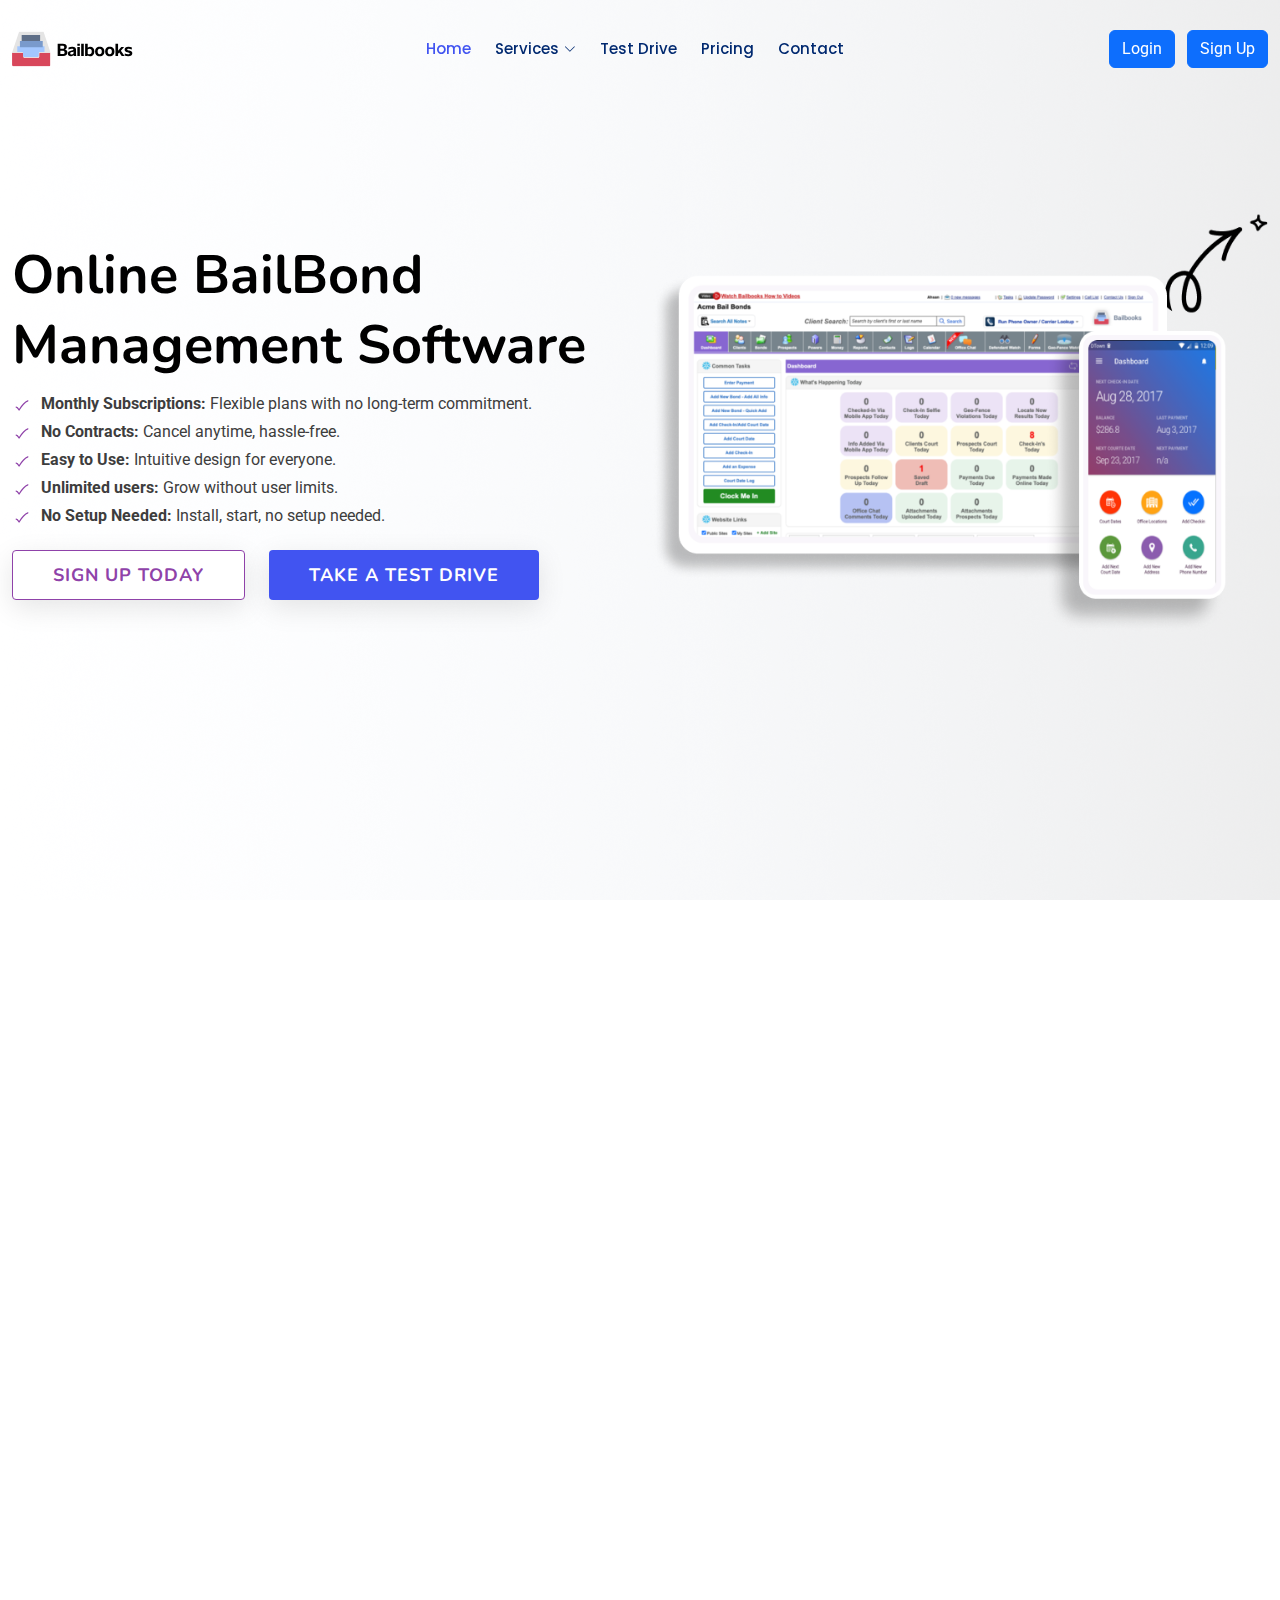
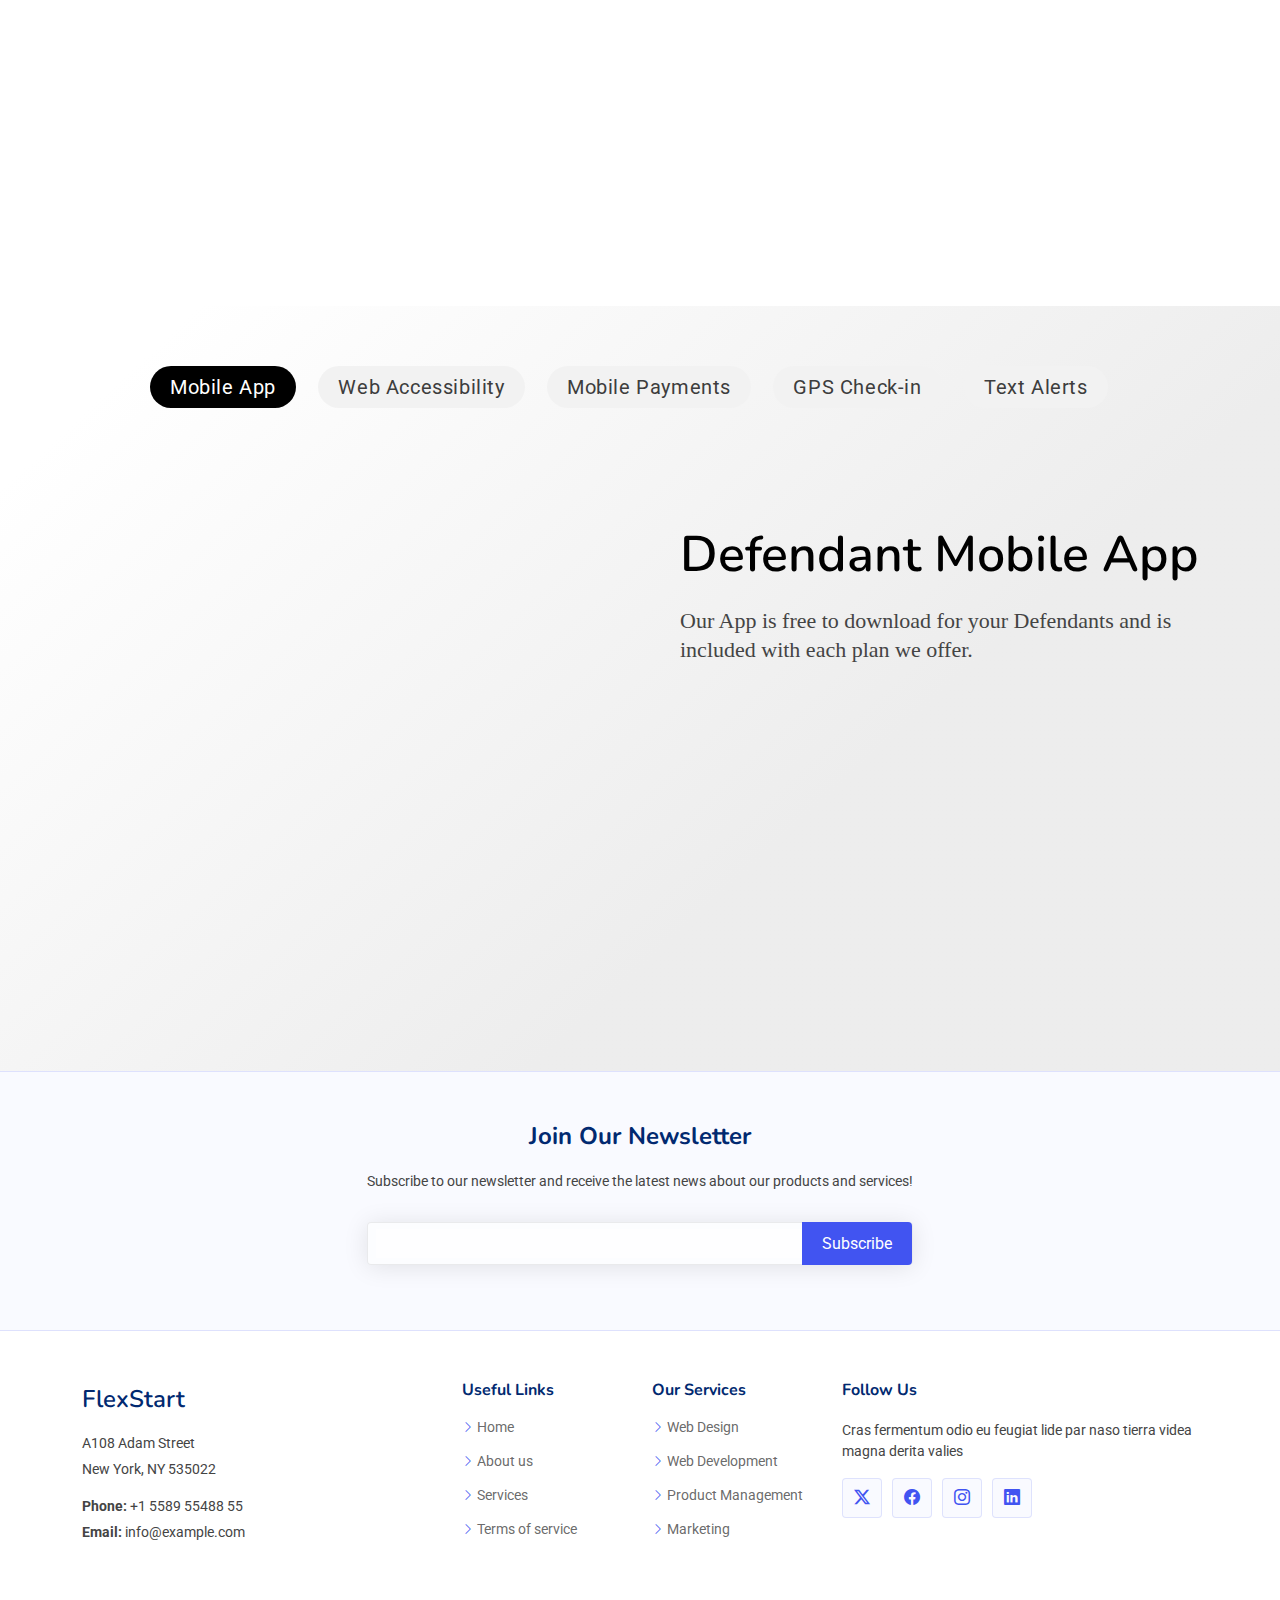
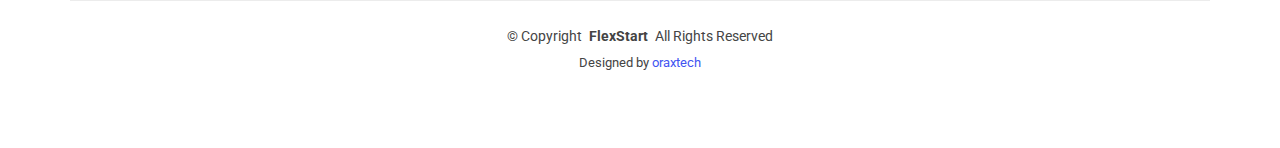
<file: index.html>
<!DOCTYPE html>
<html lang="en">

<head>
  <meta charset="utf-8">
  <meta content="width=device-width, initial-scale=1.0" name="viewport">
  <title>Index - FlexStart Bootstrap Template</title>
  <meta name="description" content="">
  <meta name="keywords" content="">

  <!-- Favicons -->
  <link href="assets/img/favicon.png" rel="icon">
  <link href="assets/img/apple-touch-icon.png" rel="apple-touch-icon">

  <!-- Fonts -->
  <link href="https://fonts.googleapis.com" rel="preconnect">
  <link href="https://fonts.gstatic.com" rel="preconnect" crossorigin>
  <link href="https://fonts.googleapis.com/css2?family=Roboto:ital,wght@0,100;0,300;0,400;0,500;0,700;0,900;1,100;1,300;1,400;1,500;1,700;1,900&family=Poppins:ital,wght@0,100;0,200;0,300;0,400;0,500;0,600;0,700;0,800;0,900;1,100;1,200;1,300;1,400;1,500;1,600;1,700;1,800;1,900&family=Nunito:ital,wght@0,200;0,300;0,400;0,500;0,600;0,700;0,800;0,900;1,200;1,300;1,400;1,500;1,600;1,700;1,800;1,900&display=swap" rel="stylesheet">
  <link href="https://fonts.cdnfonts.com/css/segoe-ui-4" rel="stylesheet">
  <!-- Vendor CSS Files -->
  <link href="assets/vendor/bootstrap/css/bootstrap.min.css" rel="stylesheet">
  <link href="assets/vendor/bootstrap-icons/bootstrap-icons.css" rel="stylesheet">
  
  <link href="assets/css/banner_n.css" rel="stylesheet">
  <link href="assets/css/why_us.css" rel="stylesheet">
  <link href="assets/css/tabs_bb.css" rel="stylesheet">
  <link href="assets/vendor/aos/aos.css" rel="stylesheet">
  <link href="assets/vendor/glightbox/css/glightbox.min.css" rel="stylesheet">
  <link href="assets/vendor/swiper/swiper-bundle.min.css" rel="stylesheet">

  <!-- Main CSS File -->
  <link href="assets/css/main.css" rel="stylesheet">

  <!-- =======================================================
  * Template Name: FlexStart
  * Template URL: https://bootstrapmade.com/flexstart-bootstrap-startup-template/
  * Updated: Aug 07 2024 with Bootstrap v5.3.3
  * Author: BootstrapMade.com
  * License: https://bootstrapmade.com/license/
  ======================================================== -->
</head>

<body class="index-page">

  <header id="header" class="header d-flex align-items-center fixed-top">
    <div class="container-fluid container-xl position-relative d-flex align-items-center justify-content-between b_container">

      <a href="index.html" class="logo d-flex align-items-center">
        <!-- Uncomment the line below if you also wish to use an image logo -->
        <!-- <img src="assets/img/logo.png" alt=""> -->
        <img src="assets/img/bb/logo_new1.svg" alt="">
        <!-- <h1 class="sitename">FlexStart</h1> -->
      </a>

      <nav id="navmenu" class="navmenu align-items-center d-flex justify-content-center">
        <ul>
          <li><a href="#hero" class="active">Home<br></a></li>
        
          <li class="listing-dropdown"><a href="#"><span>Services </span> <i class="bi bi-chevron-down toggle-dropdown"></i></a>
            <ul>
              <li>
                <a href="#"> 
                  <span class="heading_m"> Mobile Apps</span> 
                <span class="txt_1"> Enhance your business or personal productivity with user-friendly mobile solutions.</span></a>
                <a href="#"> 
                  <span class="heading_m"> Screenshots </span> 
                <span class="txt_1"> Capture and share screen content effortlessly for better communication.</span></a>
              </li>
              <li>
                <a href="#"> 
                  <span class="heading_m"> Bailbond Pay </span> 
                <span class="txt_1"> Simplifies the bail payment process with quick, secure transactions.</span></a>
                <a href="#"> 
                  <span class="heading_m"> Time Clock </span> 
                <span class="txt_1"> Track work hours accurately, ensuring precise payroll and productivity.</span></a>
              
              </li>
              <li>
                <a href="#"> 
                  <span class="heading_m">   Text Alerts</span> 
                <span class="txt_1"> Keeps you informed instantly with real-time notifications..</span></a>
                <a href="#"> 
                  <span class="heading_m"> Time Clock </span> 
                <span class="txt_1"> Track work hours accurately, ensuring precise payroll and productivity.</span></a>

              
              </li>
              <li class="lg_img">
                <a href="#"><img  src="/assets/img/bb/menu_img.svg"></a>
               
              </li>
           
            </ul>
          </li>
          <li><a href="#portfolio">Test Drive</a></li>
          <li><a href="#team">Pricing</a></li>
          <li><a href="#contact">Contact</a></li>
        </ul>
        <i class="mobile-nav-toggle d-xl-none bi bi-list"></i>
      </nav>
<div class="top_btn  "><a class="btn btn-primary login me-2 " href="#">Login</a>
  <a class="btn btn-primary" href="#">Sign Up</a> </div>
      

    </div>
  </header>

  <main class="main">
       <!-- Banner New Section Start -->
       <section id="banner_n" class=" section banner_n">

        <div class="container-fluid b_container">
          <div class="row gy-4">
            <div class="col-lg-6 order-2 order-lg-1 d-flex flex-column justify-content-center">



              <h1 data-aos="fade-up">Online BailBond Management Software</h1>
              <ul data-aos="fade-up" data-aos-delay="100">
                <li><strong> Monthly Subscriptions:</strong> Flexible plans with no long-term commitment.</li>
                <li> <strong> No Contracts: </strong>Cancel anytime, hassle-free.</li>
                <li><strong> Easy to Use: </strong>Intuitive design for everyone. </li>
                <li> <strong>Unlimited users:</strong> Grow without user limits. </li>
                <li><strong> No Setup Needed: </strong>Install, start, no setup needed. </li>
            
            
            </ul>
            <div class="d-flex flex-column flex-md-row" data-aos="fade-up" data-aos-delay="200">
              <a href="#about" class="btn-get-started btn-light">Sign Up Today</a>
              <a href="#about" class="btn-get-started btn-dark d-flex align-items-center justify-content-center ms-0 ms-md-4 mt-4 mt-md-0">take a test drive</a>
          </div>

                          <div class="d-flex flex-column flex-md-row" data-aos="fade-up" data-aos-delay="200">
                
                
              </div>
            </div>
            <div class="col-lg-6 order-1 order-lg-2 hero-img" data-aos="zoom-out">
              <img src="assets/img/bb/banner_right.png" class="img-fluid " alt="">
            </div>
          </div>
        </div>
  
      </section><!-- Banner New Section End -->
  
<!-- why_us Section Start -->
<section id="why_us" class="why_us">

  <div class="container-fluid w_container" data-aos="fade-up">
<h2> Why Bailbooks BailBond e-Sign?</h2>

    <div class="row gx-0">
      <div class="col-lg-6 d-flex align-items-center" data-aos="zoom-out" data-aos-delay="200">
        <img src="assets/img/bb/ask1.png" class="img-fluid" alt="">
      </div>
      <div class="col-lg-6 d-flex flex-column justify-content-center" data-aos="fade-up" data-aos-delay="200">
        <div class="faq-container">

          <div class="faq-item faq-active">
            <h3>Speed-up your business with E-Agreements </h3>
            <div class="faq-content">
              <p>Makes your business faster, simpler and more cost-efficient with electronic agreements.  Intuitive signing experiences across virtually any device.</p>
           
              <a href="#" class="btn-read-more">
                <span>check Details </span>
                <i class="bi bi-arrow-right"></i>
              </a> </div>
            <i class="faq-toggle bi bi-chevron-right"></i>
          </div><!-- End Faq item-->

          <div class="faq-item">
            <h3>Boost Business Efficiency</h3>
            <div class="faq-content">
              <p>Boost your business efficiency for out of state Co-signers.</p>
            
              <a href="#" class="btn-read-more">
                <span>check Details </span>
                <i class="bi bi-arrow-right"></i>
              </a>
            </div>
            <i class="faq-toggle bi bi-chevron-right"></i>
          </div><!-- End Faq item-->

          <div class="faq-item">
            <h3>Make Co-Signers Sign Remotely</h3>
            <div class="faq-content">
              <p> Have you Co-Signers sign remotely</p>
             
              <a href="#" class="btn-read-more">
                <span>check Details </span>
                <i class="bi bi-arrow-right"></i>
              </a>
            </div>
            <i class="faq-toggle bi bi-chevron-right"></i>
          </div><!-- End Faq item-->
          <div class="faq-item">
            <h3>Enhance Your Business Experience</h3>
            <div class="faq-content">
              <p>Deliver a better experience for your Co-signers and make it easy for them to do business with you.</p>
             
              <a href="#" class="btn-read-more">
                <span>check Details </span>
                <i class="bi bi-arrow-right"></i>
              </a>
            </div>
            <i class="faq-toggle bi bi-chevron-right"></i>
          </div><!-- End Faq item-->

        </div>
       
       
      </div>

     

    </div>
  </div>

</section><!-- why_us Section End -->

    <!-- Faq Section -->
    <section id="pay_option" class="section pay_option  ">


      <div class="container-fluid w_container">

        <div class="row">

          <div class="col-lg-6" data-aos="fade-up" data-aos-delay="100">
         <h2> BailbondPay Options </h2>
        <p> Receive your own BailbondPay site which allows you to receive payments by credit card for any client that has a balance in your Bailbooks account.
  </p>
  <a href="#" class="btn-read-more">
    <span>check Details </span>
    <i class="bi bi-arrow-right"></i>
  </a>

          </div><!-- End pay_option Column-->

          <div class="col-lg-6" data-aos="fade-up" data-aos-delay="200">
         <img src="assets/img/bb/bb_options.svg">
          
        
          

          </div><!-- End pay_option Column-->

        </div>

      </div>

    </section><!-- /pay_option Section -->
    <!-- tabs_bb Section  Start-->
    <section id="tabs_bb" class="tabs_bb section">

     

      <div class="container-fluid tabs_container">

        <ul class="nav nav-pills mb-3  justify-content-center" id="pills-tab" role="tablist">
          <li class="nav-item" role="presentation">
            <button class="nav-link active" id="pills-mobile-tab" data-bs-toggle="pill" data-bs-target="#pills-mobile" type="button" role="tab" aria-controls="pills-mobile" aria-selected="true">Mobile App</button>
          </li> 
           <li class="nav-item" role="presentation">
            <button class="nav-link " id="pills-web-tab" data-bs-toggle="pill" data-bs-target="#pills-web" type="button" role="tab" aria-controls="pills-web" aria-selected="true">Web Accessibility</button>
          </li>
          <li class="nav-item" role="presentation">
            <button class="nav-link" id="pills-payment-tab" data-bs-toggle="pill" data-bs-target="#pills-payment" type="button" role="tab" aria-controls="pills-payment" aria-selected="false">Mobile Payments</button>
          </li>
          <li class="nav-item" role="presentation">
            <button class="nav-link" id="pills-gps-tab" data-bs-toggle="pill" data-bs-target="#pills-gps" type="button" role="tab" aria-controls="pills-gps" aria-selected="false">GPS Check-in</button>
          </li>
          <li class="nav-item" role="presentation">
            <button class="nav-link" id="pills-alert-tab" data-bs-toggle="pill" data-bs-target="#pills-alert" type="button" role="tab" aria-controls="pills-alert" aria-selected="false">Text Alerts</button>
          </li>
        
        </ul>
        <div class="tab-content" id="pills-tabContent">
          <div class="tab-pane fade show active" id="pills-mobile" role="tabpanel" aria-labelledby="pills-mobile-tab">

            <div class="row gy-5">

              <div class="col-xl-6" data-aos="zoom-out" data-aos-delay="100">
                <img src="assets/img/bb/mobile2.png" class="img-fluid" alt="">
              </div>
          
              <div class="col-xl-6 align-self-center">
          
                <h2>Defendant Mobile App</h2>
                <p>Our App is free to download for your Defendants and is included with each plan we offer.</p>
                <div class="" data-aos="fade-up" data-aos-delay="200">
                  <div class="feature-box d-flex align-items-center">
                  <i class="bi bi-check"></i>
                    <h3>Super useful and easy to use interface</h3>
                  </div>
                </div>
                <div class="" data-aos="fade-up" data-aos-delay="200">
                  <div class="feature-box d-flex align-items-center">
                    <i class="bi bi-check"></i>
                    <h3>Easiest way to grow your business in days</h3>
                  </div>
                </div>
               
                <div class="d-flex flex-column flex-md-row mt-4" data-aos="fade-up" data-aos-delay="200">
                  <a href="#about" class=""><img src="assets/img/bb/store-btn.svg"></a>
                  <a href="#about" class=" d-flex align-items-center justify-content-center ms-0 ms-md-4 mt-4 mt-md-0"><img src="assets/img/bb/android-store.svg"></a>
              </div>
              </div>
          
            </div>

          </div>
          <div class="tab-pane fade show " id="pills-web" role="tabpanel" aria-labelledby="pills-web-tab">.ww.</div>
        
          <div class="tab-pane fade" id="pills-payment" role="tabpanel" aria-labelledby="pills-payment-tab">.P .</div>
          <div class="tab-pane fade" id="pills-gps" role="tabpanel" aria-labelledby="pills-gps-tab">.gps.</div>
          <div class="tab-pane fade" id="pills-alert" role="tabpanel" aria-labelledby="pills-alert-tab">.al..</div>
        </div>
       

        
        

      </div>

    </section><!-- tabs_bb Section Ebd -->

  </main>

  <footer id="footer" class="footer">

    <div class="footer-newsletter">
      <div class="container">
        <div class="row justify-content-center text-center">
          <div class="col-lg-6">
            <h4>Join Our Newsletter</h4>
            <p>Subscribe to our newsletter and receive the latest news about our products and services!</p>
            <form action="forms/newsletter.php" method="post" class="php-email-form">
              <div class="newsletter-form"><input type="email" name="email"><input type="submit" value="Subscribe"></div>
              <div class="loading">Loading</div>
              <div class="error-message"></div>
              <div class="sent-message">Your subscription request has been sent. Thank you!</div>
            </form>
          </div>
        </div>
      </div>
    </div>

    <div class="container footer-top">
      <div class="row gy-4">
        <div class="col-lg-4 col-md-6 footer-about">
          <a href="index.html" class="d-flex align-items-center">
            <span class="sitename">FlexStart</span>
          </a>
          <div class="footer-contact pt-3">
            <p>A108 Adam Street</p>
            <p>New York, NY 535022</p>
            <p class="mt-3"><strong>Phone:</strong> <span>+1 5589 55488 55</span></p>
            <p><strong>Email:</strong> <span>info@example.com</span></p>
          </div>
        </div>

        <div class="col-lg-2 col-md-3 footer-links">
          <h4>Useful Links</h4>
          <ul>
            <li><i class="bi bi-chevron-right"></i> <a href="#">Home</a></li>
            <li><i class="bi bi-chevron-right"></i> <a href="#">About us</a></li>
            <li><i class="bi bi-chevron-right"></i> <a href="#">Services</a></li>
            <li><i class="bi bi-chevron-right"></i> <a href="#">Terms of service</a></li>
          </ul>
        </div>

        <div class="col-lg-2 col-md-3 footer-links">
          <h4>Our Services</h4>
          <ul>
            <li><i class="bi bi-chevron-right"></i> <a href="#">Web Design</a></li>
            <li><i class="bi bi-chevron-right"></i> <a href="#">Web Development</a></li>
            <li><i class="bi bi-chevron-right"></i> <a href="#">Product Management</a></li>
            <li><i class="bi bi-chevron-right"></i> <a href="#">Marketing</a></li>
          </ul>
        </div>

        <div class="col-lg-4 col-md-12">
          <h4>Follow Us</h4>
          <p>Cras fermentum odio eu feugiat lide par naso tierra videa magna derita valies</p>
          <div class="social-links d-flex">
            <a href=""><i class="bi bi-twitter-x"></i></a>
            <a href=""><i class="bi bi-facebook"></i></a>
            <a href=""><i class="bi bi-instagram"></i></a>
            <a href=""><i class="bi bi-linkedin"></i></a>
          </div>
        </div>

      </div>
    </div>

    <div class="container copyright text-center mt-4">
      <p>© <span>Copyright</span> <strong class="px-1 sitename">FlexStart</strong> <span>All Rights Reserved</span></p>
      <div class="credits">
     
        Designed by <a href="https://oraxtech.com/">oraxtech</a>
      </div>
    </div>

  </footer>

  <!-- Scroll Top -->
  <a href="#" id="scroll-top" class="scroll-top d-flex align-items-center justify-content-center"><i class="bi bi-arrow-up-short"></i></a>

  <!-- Vendor JS Files -->
  <script src="assets/vendor/bootstrap/js/bootstrap.bundle.min.js"></script>
  <script src="assets/vendor/php-email-form/validate.js"></script>
  <script src="assets/vendor/aos/aos.js"></script>
  <script src="assets/vendor/glightbox/js/glightbox.min.js"></script>
  <script src="assets/vendor/purecounter/purecounter_vanilla.js"></script>
  <script src="assets/vendor/imagesloaded/imagesloaded.pkgd.min.js"></script>
  <script src="assets/vendor/isotope-layout/isotope.pkgd.min.js"></script>
  <script src="assets/vendor/swiper/swiper-bundle.min.js"></script>

  <!-- Main JS File -->
  <script src="assets/js/main.js"></script>

</body>

</html>
</file>
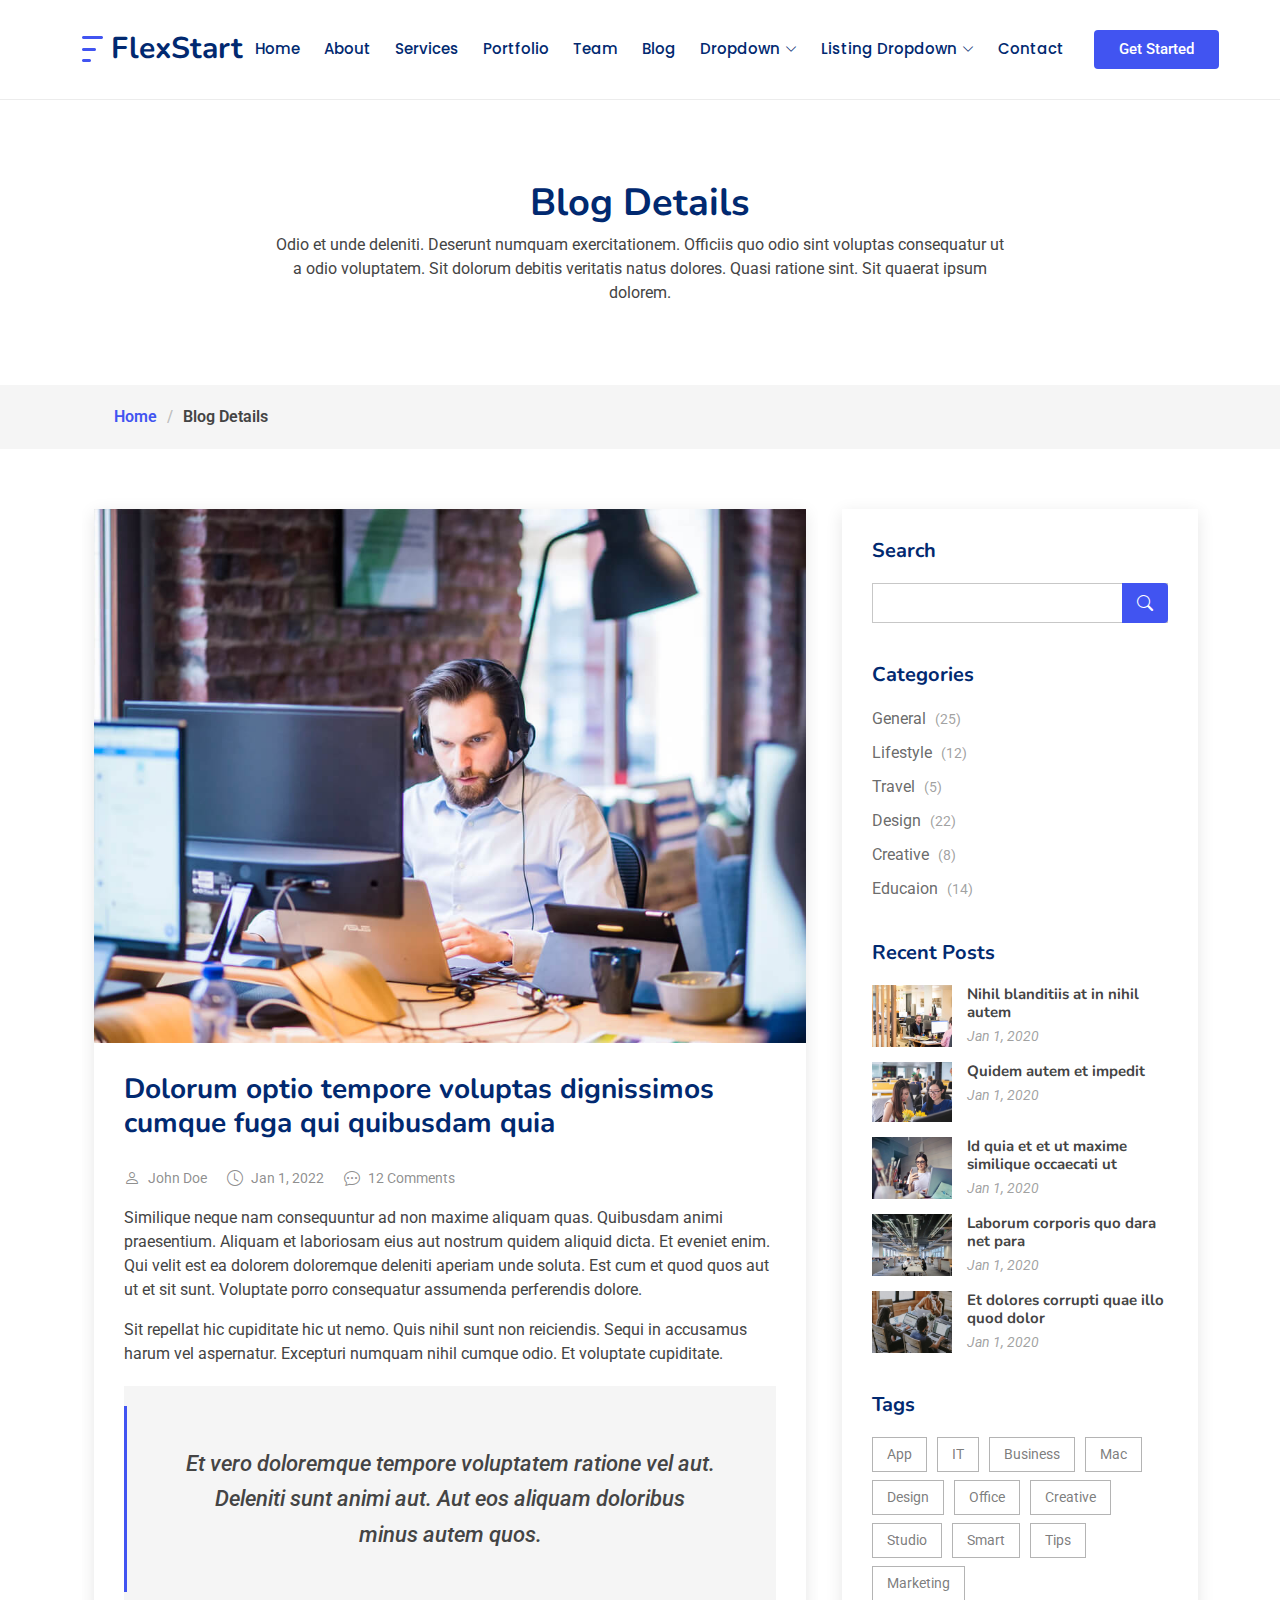
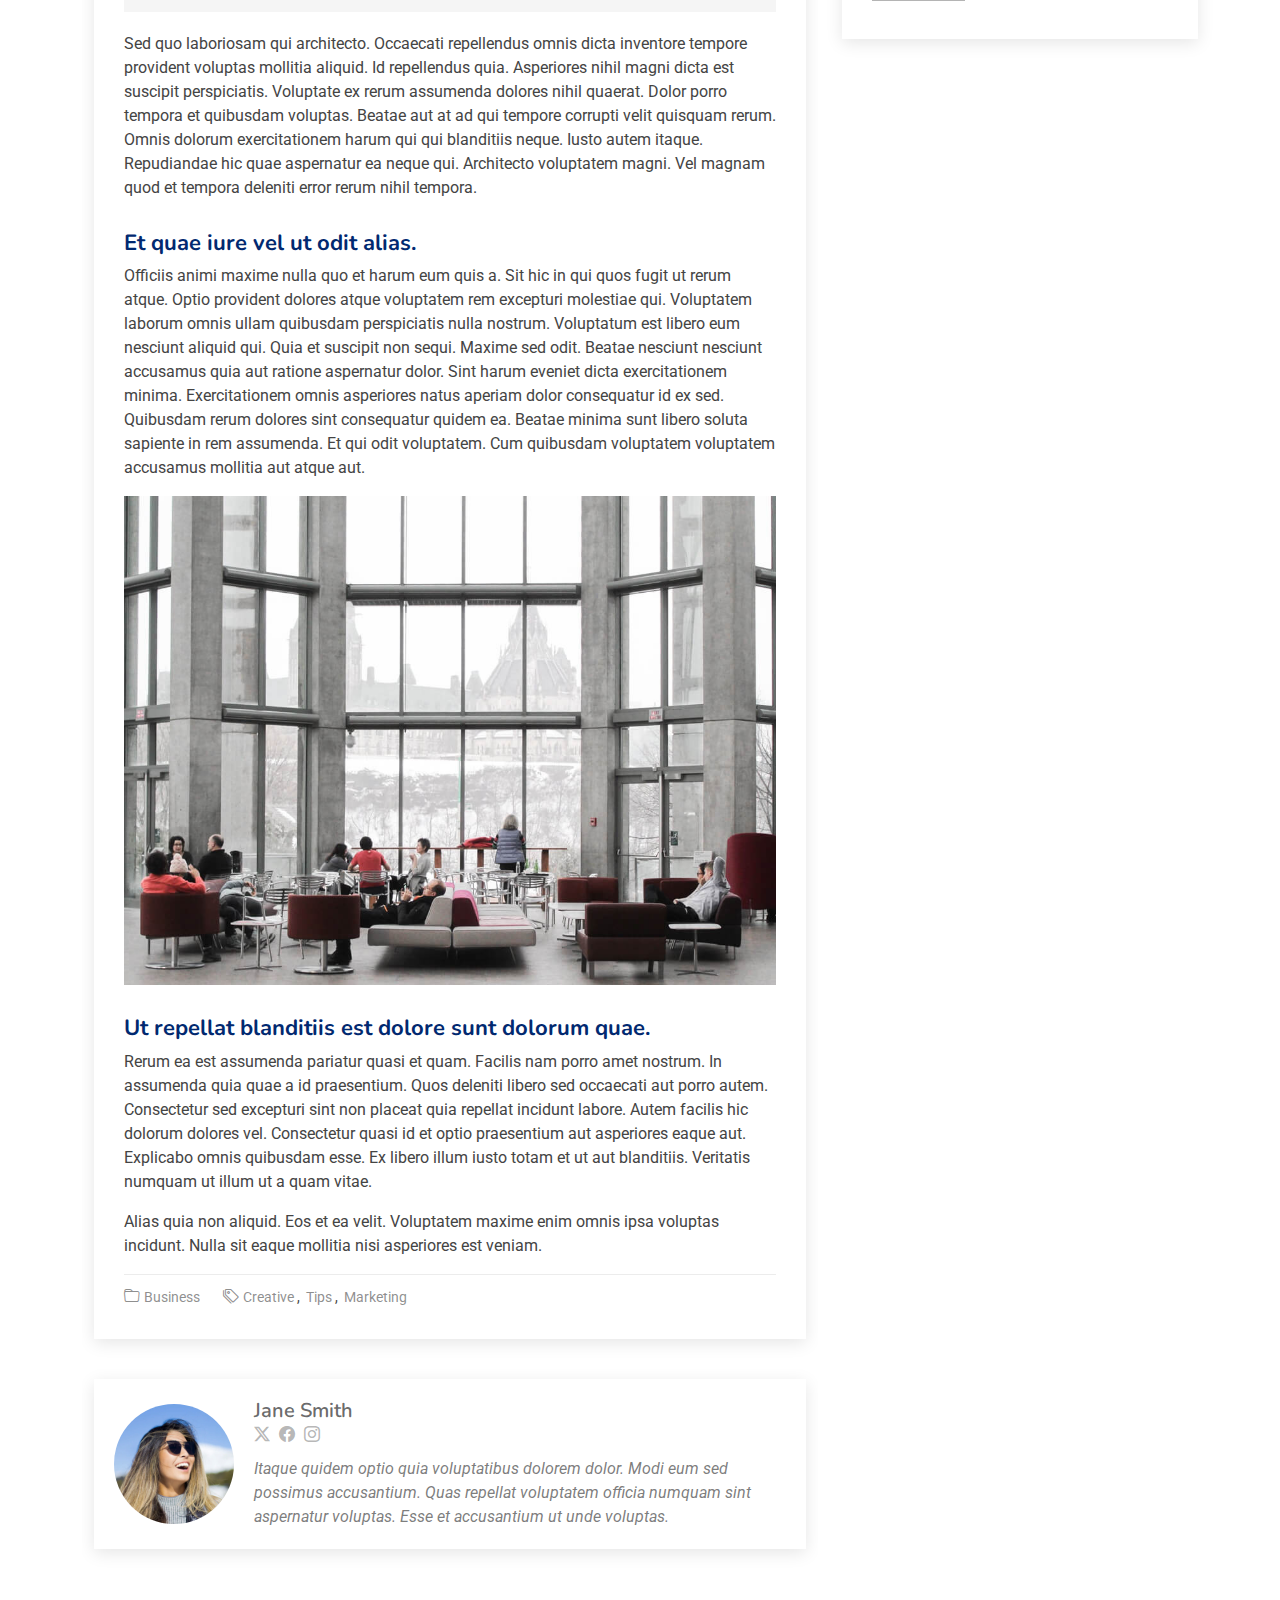
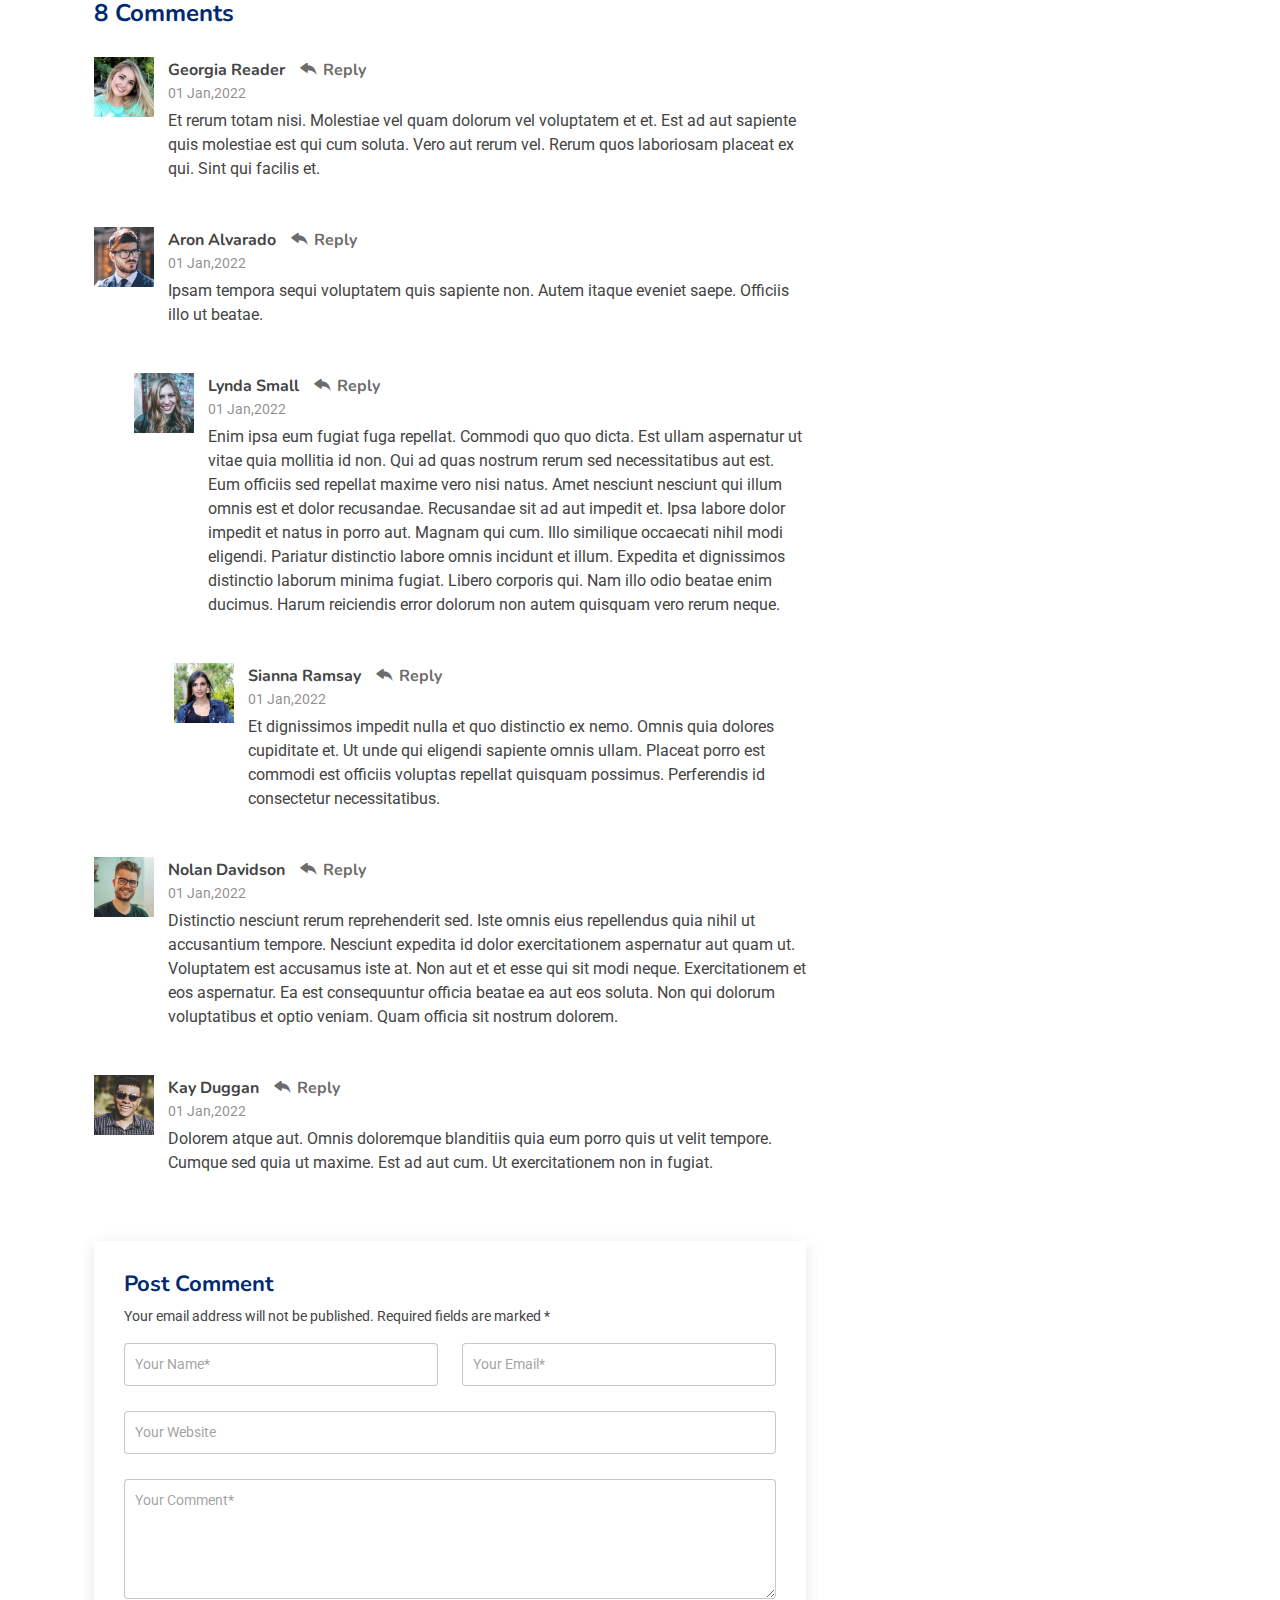
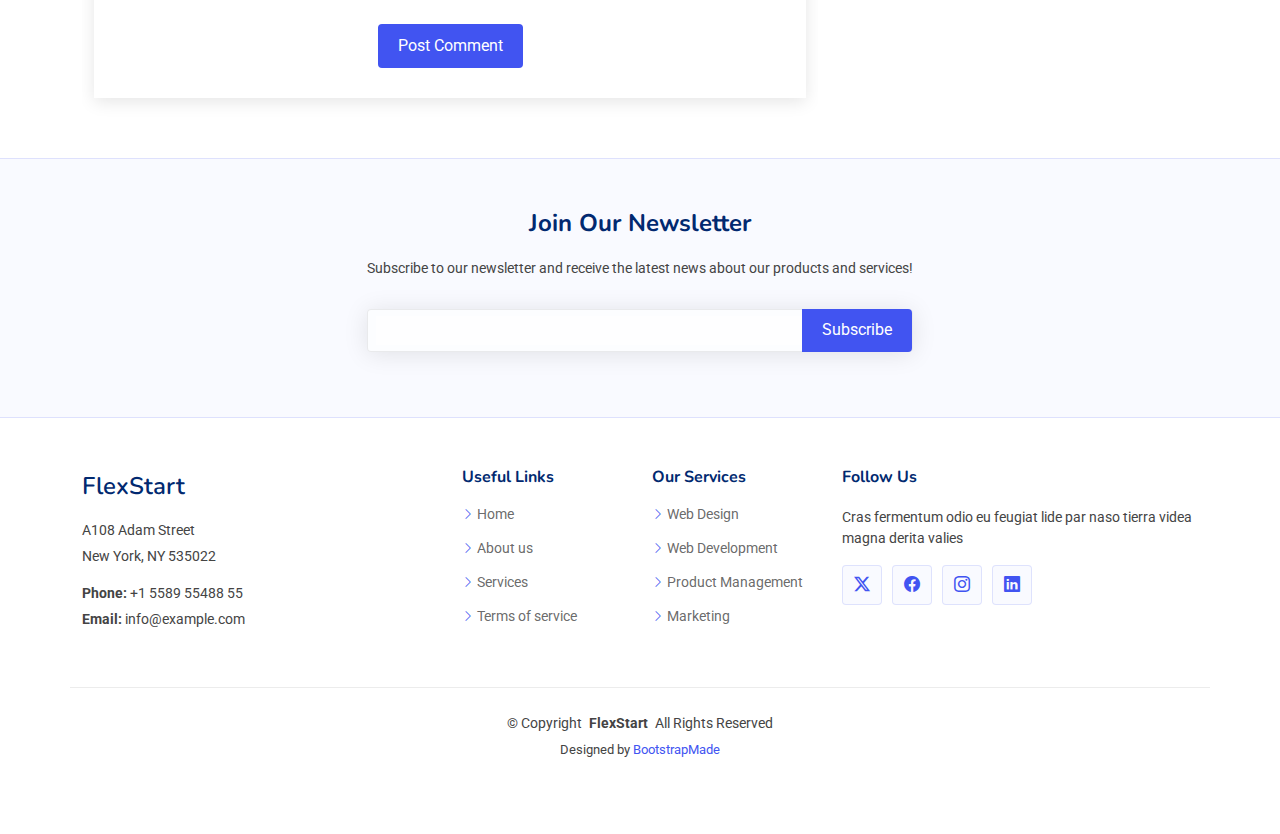
<file: blog-details.html>
<!DOCTYPE html>
<html lang="en">

<head>
  <meta charset="utf-8">
  <meta content="width=device-width, initial-scale=1.0" name="viewport">
  <title>Blog Details - FlexStart Bootstrap Template</title>
  <meta name="description" content="">
  <meta name="keywords" content="">

  <!-- Favicons -->
  <link href="assets/img/favicon.png" rel="icon">
  <link href="assets/img/apple-touch-icon.png" rel="apple-touch-icon">

  <!-- Fonts -->
  <link href="https://fonts.googleapis.com" rel="preconnect">
  <link href="https://fonts.gstatic.com" rel="preconnect" crossorigin>
  <link href="https://fonts.googleapis.com/css2?family=Roboto:ital,wght@0,100;0,300;0,400;0,500;0,700;0,900;1,100;1,300;1,400;1,500;1,700;1,900&family=Poppins:ital,wght@0,100;0,200;0,300;0,400;0,500;0,600;0,700;0,800;0,900;1,100;1,200;1,300;1,400;1,500;1,600;1,700;1,800;1,900&family=Nunito:ital,wght@0,200;0,300;0,400;0,500;0,600;0,700;0,800;0,900;1,200;1,300;1,400;1,500;1,600;1,700;1,800;1,900&display=swap" rel="stylesheet">

  <!-- Vendor CSS Files -->
  <link href="assets/vendor/bootstrap/css/bootstrap.min.css" rel="stylesheet">
  <link href="assets/vendor/bootstrap-icons/bootstrap-icons.css" rel="stylesheet">
  <link href="assets/vendor/aos/aos.css" rel="stylesheet">
  <link href="assets/vendor/glightbox/css/glightbox.min.css" rel="stylesheet">
  <link href="assets/vendor/swiper/swiper-bundle.min.css" rel="stylesheet">

  <!-- Main CSS File -->
  <link href="assets/css/main.css" rel="stylesheet">

  <!-- =======================================================
  * Template Name: FlexStart
  * Template URL: https://bootstrapmade.com/flexstart-bootstrap-startup-template/
  * Updated: Aug 07 2024 with Bootstrap v5.3.3
  * Author: BootstrapMade.com
  * License: https://bootstrapmade.com/license/
  ======================================================== -->
</head>

<body class="blog-details-page">

  <header id="header" class="header d-flex align-items-center sticky-top">
    <div class="container-fluid container-xl position-relative d-flex align-items-center">

      <a href="index.html" class="logo d-flex align-items-center me-auto">
        <!-- Uncomment the line below if you also wish to use an image logo -->
        <img src="assets/img/logo.png" alt="">
        <h1 class="sitename">FlexStart</h1>
      </a>

      <nav id="navmenu" class="navmenu">
        <ul>
          <li><a href="#hero">Home<br></a></li>
          <li><a href="#about">About</a></li>
          <li><a href="#services">Services</a></li>
          <li><a href="#portfolio">Portfolio</a></li>
          <li><a href="#team">Team</a></li>
          <li><a href="blog.html">Blog</a></li>
          <li class="dropdown"><a href="#"><span>Dropdown</span> <i class="bi bi-chevron-down toggle-dropdown"></i></a>
            <ul>
              <li><a href="#">Dropdown 1</a></li>
              <li class="dropdown"><a href="#"><span>Deep Dropdown</span> <i class="bi bi-chevron-down toggle-dropdown"></i></a>
                <ul>
                  <li><a href="#">Deep Dropdown 1</a></li>
                  <li><a href="#">Deep Dropdown 2</a></li>
                  <li><a href="#">Deep Dropdown 3</a></li>
                  <li><a href="#">Deep Dropdown 4</a></li>
                  <li><a href="#">Deep Dropdown 5</a></li>
                </ul>
              </li>
              <li><a href="#">Dropdown 2</a></li>
              <li><a href="#">Dropdown 3</a></li>
              <li><a href="#">Dropdown 4</a></li>
            </ul>
          </li>
          <li class="listing-dropdown"><a href="#"><span>Listing Dropdown</span> <i class="bi bi-chevron-down toggle-dropdown"></i></a>
            <ul>
              <li>
                <a href="#">Column 1 link 1</a>
                <a href="#">Column 1 link 2</a>
                <a href="#">Column 1 link 3</a>
              </li>
              <li>
                <a href="#">Column 2 link 1</a>
                <a href="#">Column 2 link 2</a>
                <a href="#">Column 3 link 3</a>
              </li>
              <li>
                <a href="#">Column 3 link 1</a>
                <a href="#">Column 3 link 2</a>
                <a href="#">Column 3 link 3</a>
              </li>
              <li>
                <a href="#">Column 4 link 1</a>
                <a href="#">Column 4 link 2</a>
                <a href="#">Column 4 link 3</a>
              </li>
              <li>
                <a href="#">Column 5 link 1</a>
                <a href="#">Column 5 link 2</a>
                <a href="#">Column 5 link 3</a>
              </li>
            </ul>
          </li>
          <li><a href="#contact">Contact</a></li>
        </ul>
        <i class="mobile-nav-toggle d-xl-none bi bi-list"></i>
      </nav>

      <a class="btn-getstarted flex-md-shrink-0" href="index.html#about">Get Started</a>

    </div>
  </header>

  <main class="main">

    <!-- Page Title -->
    <div class="page-title">
      <div class="heading">
        <div class="container">
          <div class="row d-flex justify-content-center text-center">
            <div class="col-lg-8">
              <h1>Blog Details</h1>
              <p class="mb-0">Odio et unde deleniti. Deserunt numquam exercitationem. Officiis quo odio sint voluptas consequatur ut a odio voluptatem. Sit dolorum debitis veritatis natus dolores. Quasi ratione sint. Sit quaerat ipsum dolorem.</p>
            </div>
          </div>
        </div>
      </div>
      <nav class="breadcrumbs">
        <div class="container">
          <ol>
            <li><a href="index.html">Home</a></li>
            <li class="current">Blog Details</li>
          </ol>
        </div>
      </nav>
    </div><!-- End Page Title -->

    <div class="container">
      <div class="row">

        <div class="col-lg-8">

          <!-- Blog Details Section -->
          <section id="blog-details" class="blog-details section">
            <div class="container">

              <article class="article">

                <div class="post-img">
                  <img src="assets/img/blog/blog-1.jpg" alt="" class="img-fluid">
                </div>

                <h2 class="title">Dolorum optio tempore voluptas dignissimos cumque fuga qui quibusdam quia</h2>

                <div class="meta-top">
                  <ul>
                    <li class="d-flex align-items-center"><i class="bi bi-person"></i> <a href="blog-details.html">John Doe</a></li>
                    <li class="d-flex align-items-center"><i class="bi bi-clock"></i> <a href="blog-details.html"><time datetime="2020-01-01">Jan 1, 2022</time></a></li>
                    <li class="d-flex align-items-center"><i class="bi bi-chat-dots"></i> <a href="blog-details.html">12 Comments</a></li>
                  </ul>
                </div><!-- End meta top -->

                <div class="content">
                  <p>
                    Similique neque nam consequuntur ad non maxime aliquam quas. Quibusdam animi praesentium. Aliquam et laboriosam eius aut nostrum quidem aliquid dicta.
                    Et eveniet enim. Qui velit est ea dolorem doloremque deleniti aperiam unde soluta. Est cum et quod quos aut ut et sit sunt. Voluptate porro consequatur assumenda perferendis dolore.
                  </p>

                  <p>
                    Sit repellat hic cupiditate hic ut nemo. Quis nihil sunt non reiciendis. Sequi in accusamus harum vel aspernatur. Excepturi numquam nihil cumque odio. Et voluptate cupiditate.
                  </p>

                  <blockquote>
                    <p>
                      Et vero doloremque tempore voluptatem ratione vel aut. Deleniti sunt animi aut. Aut eos aliquam doloribus minus autem quos.
                    </p>
                  </blockquote>

                  <p>
                    Sed quo laboriosam qui architecto. Occaecati repellendus omnis dicta inventore tempore provident voluptas mollitia aliquid. Id repellendus quia. Asperiores nihil magni dicta est suscipit perspiciatis. Voluptate ex rerum assumenda dolores nihil quaerat.
                    Dolor porro tempora et quibusdam voluptas. Beatae aut at ad qui tempore corrupti velit quisquam rerum. Omnis dolorum exercitationem harum qui qui blanditiis neque.
                    Iusto autem itaque. Repudiandae hic quae aspernatur ea neque qui. Architecto voluptatem magni. Vel magnam quod et tempora deleniti error rerum nihil tempora.
                  </p>

                  <h3>Et quae iure vel ut odit alias.</h3>
                  <p>
                    Officiis animi maxime nulla quo et harum eum quis a. Sit hic in qui quos fugit ut rerum atque. Optio provident dolores atque voluptatem rem excepturi molestiae qui. Voluptatem laborum omnis ullam quibusdam perspiciatis nulla nostrum. Voluptatum est libero eum nesciunt aliquid qui.
                    Quia et suscipit non sequi. Maxime sed odit. Beatae nesciunt nesciunt accusamus quia aut ratione aspernatur dolor. Sint harum eveniet dicta exercitationem minima. Exercitationem omnis asperiores natus aperiam dolor consequatur id ex sed. Quibusdam rerum dolores sint consequatur quidem ea.
                    Beatae minima sunt libero soluta sapiente in rem assumenda. Et qui odit voluptatem. Cum quibusdam voluptatem voluptatem accusamus mollitia aut atque aut.
                  </p>
                  <img src="assets/img/blog/blog-inside-post.jpg" class="img-fluid" alt="">

                  <h3>Ut repellat blanditiis est dolore sunt dolorum quae.</h3>
                  <p>
                    Rerum ea est assumenda pariatur quasi et quam. Facilis nam porro amet nostrum. In assumenda quia quae a id praesentium. Quos deleniti libero sed occaecati aut porro autem. Consectetur sed excepturi sint non placeat quia repellat incidunt labore. Autem facilis hic dolorum dolores vel.
                    Consectetur quasi id et optio praesentium aut asperiores eaque aut. Explicabo omnis quibusdam esse. Ex libero illum iusto totam et ut aut blanditiis. Veritatis numquam ut illum ut a quam vitae.
                  </p>
                  <p>
                    Alias quia non aliquid. Eos et ea velit. Voluptatem maxime enim omnis ipsa voluptas incidunt. Nulla sit eaque mollitia nisi asperiores est veniam.
                  </p>

                </div><!-- End post content -->

                <div class="meta-bottom">
                  <i class="bi bi-folder"></i>
                  <ul class="cats">
                    <li><a href="#">Business</a></li>
                  </ul>

                  <i class="bi bi-tags"></i>
                  <ul class="tags">
                    <li><a href="#">Creative</a></li>
                    <li><a href="#">Tips</a></li>
                    <li><a href="#">Marketing</a></li>
                  </ul>
                </div><!-- End meta bottom -->

              </article>

            </div>
          </section><!-- /Blog Details Section -->

          <!-- Blog Author Section -->
          <section id="blog-author" class="blog-author section">

            <div class="container">
              <div class="author-container d-flex align-items-center">
                <img src="assets/img/blog/blog-author.jpg" class="rounded-circle flex-shrink-0" alt="">
                <div>
                  <h4>Jane Smith</h4>
                  <div class="social-links">
                    <a href="https://x.com/#"><i class="bi bi-twitter-x"></i></a>
                    <a href="https://facebook.com/#"><i class="bi bi-facebook"></i></a>
                    <a href="https://instagram.com/#"><i class="biu bi-instagram"></i></a>
                  </div>
                  <p>
                    Itaque quidem optio quia voluptatibus dolorem dolor. Modi eum sed possimus accusantium. Quas repellat voluptatem officia numquam sint aspernatur voluptas. Esse et accusantium ut unde voluptas.
                  </p>
                </div>
              </div>
            </div>

          </section><!-- /Blog Author Section -->

          <!-- Blog Comments Section -->
          <section id="blog-comments" class="blog-comments section">

            <div class="container">

              <h4 class="comments-count">8 Comments</h4>

              <div id="comment-1" class="comment">
                <div class="d-flex">
                  <div class="comment-img"><img src="assets/img/blog/comments-1.jpg" alt=""></div>
                  <div>
                    <h5><a href="">Georgia Reader</a> <a href="#" class="reply"><i class="bi bi-reply-fill"></i> Reply</a></h5>
                    <time datetime="2020-01-01">01 Jan,2022</time>
                    <p>
                      Et rerum totam nisi. Molestiae vel quam dolorum vel voluptatem et et. Est ad aut sapiente quis molestiae est qui cum soluta.
                      Vero aut rerum vel. Rerum quos laboriosam placeat ex qui. Sint qui facilis et.
                    </p>
                  </div>
                </div>
              </div><!-- End comment #1 -->

              <div id="comment-2" class="comment">
                <div class="d-flex">
                  <div class="comment-img"><img src="assets/img/blog/comments-2.jpg" alt=""></div>
                  <div>
                    <h5><a href="">Aron Alvarado</a> <a href="#" class="reply"><i class="bi bi-reply-fill"></i> Reply</a></h5>
                    <time datetime="2020-01-01">01 Jan,2022</time>
                    <p>
                      Ipsam tempora sequi voluptatem quis sapiente non. Autem itaque eveniet saepe. Officiis illo ut beatae.
                    </p>
                  </div>
                </div>

                <div id="comment-reply-1" class="comment comment-reply">
                  <div class="d-flex">
                    <div class="comment-img"><img src="assets/img/blog/comments-3.jpg" alt=""></div>
                    <div>
                      <h5><a href="">Lynda Small</a> <a href="#" class="reply"><i class="bi bi-reply-fill"></i> Reply</a></h5>
                      <time datetime="2020-01-01">01 Jan,2022</time>
                      <p>
                        Enim ipsa eum fugiat fuga repellat. Commodi quo quo dicta. Est ullam aspernatur ut vitae quia mollitia id non. Qui ad quas nostrum rerum sed necessitatibus aut est. Eum officiis sed repellat maxime vero nisi natus. Amet nesciunt nesciunt qui illum omnis est et dolor recusandae.

                        Recusandae sit ad aut impedit et. Ipsa labore dolor impedit et natus in porro aut. Magnam qui cum. Illo similique occaecati nihil modi eligendi. Pariatur distinctio labore omnis incidunt et illum. Expedita et dignissimos distinctio laborum minima fugiat.

                        Libero corporis qui. Nam illo odio beatae enim ducimus. Harum reiciendis error dolorum non autem quisquam vero rerum neque.
                      </p>
                    </div>
                  </div>

                  <div id="comment-reply-2" class="comment comment-reply">
                    <div class="d-flex">
                      <div class="comment-img"><img src="assets/img/blog/comments-4.jpg" alt=""></div>
                      <div>
                        <h5><a href="">Sianna Ramsay</a> <a href="#" class="reply"><i class="bi bi-reply-fill"></i> Reply</a></h5>
                        <time datetime="2020-01-01">01 Jan,2022</time>
                        <p>
                          Et dignissimos impedit nulla et quo distinctio ex nemo. Omnis quia dolores cupiditate et. Ut unde qui eligendi sapiente omnis ullam. Placeat porro est commodi est officiis voluptas repellat quisquam possimus. Perferendis id consectetur necessitatibus.
                        </p>
                      </div>
                    </div>

                  </div><!-- End comment reply #2-->

                </div><!-- End comment reply #1-->

              </div><!-- End comment #2-->

              <div id="comment-3" class="comment">
                <div class="d-flex">
                  <div class="comment-img"><img src="assets/img/blog/comments-5.jpg" alt=""></div>
                  <div>
                    <h5><a href="">Nolan Davidson</a> <a href="#" class="reply"><i class="bi bi-reply-fill"></i> Reply</a></h5>
                    <time datetime="2020-01-01">01 Jan,2022</time>
                    <p>
                      Distinctio nesciunt rerum reprehenderit sed. Iste omnis eius repellendus quia nihil ut accusantium tempore. Nesciunt expedita id dolor exercitationem aspernatur aut quam ut. Voluptatem est accusamus iste at.
                      Non aut et et esse qui sit modi neque. Exercitationem et eos aspernatur. Ea est consequuntur officia beatae ea aut eos soluta. Non qui dolorum voluptatibus et optio veniam. Quam officia sit nostrum dolorem.
                    </p>
                  </div>
                </div>

              </div><!-- End comment #3 -->

              <div id="comment-4" class="comment">
                <div class="d-flex">
                  <div class="comment-img"><img src="assets/img/blog/comments-6.jpg" alt=""></div>
                  <div>
                    <h5><a href="">Kay Duggan</a> <a href="#" class="reply"><i class="bi bi-reply-fill"></i> Reply</a></h5>
                    <time datetime="2020-01-01">01 Jan,2022</time>
                    <p>
                      Dolorem atque aut. Omnis doloremque blanditiis quia eum porro quis ut velit tempore. Cumque sed quia ut maxime. Est ad aut cum. Ut exercitationem non in fugiat.
                    </p>
                  </div>
                </div>

              </div><!-- End comment #4 -->

            </div>

          </section><!-- /Blog Comments Section -->

          <!-- Comment Form Section -->
          <section id="comment-form" class="comment-form section">
            <div class="container">

              <form action="">

                <h4>Post Comment</h4>
                <p>Your email address will not be published. Required fields are marked * </p>
                <div class="row">
                  <div class="col-md-6 form-group">
                    <input name="name" type="text" class="form-control" placeholder="Your Name*">
                  </div>
                  <div class="col-md-6 form-group">
                    <input name="email" type="text" class="form-control" placeholder="Your Email*">
                  </div>
                </div>
                <div class="row">
                  <div class="col form-group">
                    <input name="website" type="text" class="form-control" placeholder="Your Website">
                  </div>
                </div>
                <div class="row">
                  <div class="col form-group">
                    <textarea name="comment" class="form-control" placeholder="Your Comment*"></textarea>
                  </div>
                </div>

                <div class="text-center">
                  <button type="submit" class="btn btn-primary">Post Comment</button>
                </div>

              </form>

            </div>
          </section><!-- /Comment Form Section -->

        </div>

        <div class="col-lg-4 sidebar">

          <div class="widgets-container">

            <!-- Search Widget -->
            <div class="search-widget widget-item">

              <h3 class="widget-title">Search</h3>
              <form action="">
                <input type="text">
                <button type="submit" title="Search"><i class="bi bi-search"></i></button>
              </form>

            </div><!--/Search Widget -->

            <!-- Categories Widget -->
            <div class="categories-widget widget-item">

              <h3 class="widget-title">Categories</h3>
              <ul class="mt-3">
                <li><a href="#">General <span>(25)</span></a></li>
                <li><a href="#">Lifestyle <span>(12)</span></a></li>
                <li><a href="#">Travel <span>(5)</span></a></li>
                <li><a href="#">Design <span>(22)</span></a></li>
                <li><a href="#">Creative <span>(8)</span></a></li>
                <li><a href="#">Educaion <span>(14)</span></a></li>
              </ul>

            </div><!--/Categories Widget -->

            <!-- Recent Posts Widget -->
            <div class="recent-posts-widget widget-item">

              <h3 class="widget-title">Recent Posts</h3>

              <div class="post-item">
                <img src="assets/img/blog/blog-recent-1.jpg" alt="" class="flex-shrink-0">
                <div>
                  <h4><a href="blog-details.html">Nihil blanditiis at in nihil autem</a></h4>
                  <time datetime="2020-01-01">Jan 1, 2020</time>
                </div>
              </div><!-- End recent post item-->

              <div class="post-item">
                <img src="assets/img/blog/blog-recent-2.jpg" alt="" class="flex-shrink-0">
                <div>
                  <h4><a href="blog-details.html">Quidem autem et impedit</a></h4>
                  <time datetime="2020-01-01">Jan 1, 2020</time>
                </div>
              </div><!-- End recent post item-->

              <div class="post-item">
                <img src="assets/img/blog/blog-recent-3.jpg" alt="" class="flex-shrink-0">
                <div>
                  <h4><a href="blog-details.html">Id quia et et ut maxime similique occaecati ut</a></h4>
                  <time datetime="2020-01-01">Jan 1, 2020</time>
                </div>
              </div><!-- End recent post item-->

              <div class="post-item">
                <img src="assets/img/blog/blog-recent-4.jpg" alt="" class="flex-shrink-0">
                <div>
                  <h4><a href="blog-details.html">Laborum corporis quo dara net para</a></h4>
                  <time datetime="2020-01-01">Jan 1, 2020</time>
                </div>
              </div><!-- End recent post item-->

              <div class="post-item">
                <img src="assets/img/blog/blog-recent-5.jpg" alt="" class="flex-shrink-0">
                <div>
                  <h4><a href="blog-details.html">Et dolores corrupti quae illo quod dolor</a></h4>
                  <time datetime="2020-01-01">Jan 1, 2020</time>
                </div>
              </div><!-- End recent post item-->

            </div><!--/Recent Posts Widget -->

            <!-- Tags Widget -->
            <div class="tags-widget widget-item">

              <h3 class="widget-title">Tags</h3>
              <ul>
                <li><a href="#">App</a></li>
                <li><a href="#">IT</a></li>
                <li><a href="#">Business</a></li>
                <li><a href="#">Mac</a></li>
                <li><a href="#">Design</a></li>
                <li><a href="#">Office</a></li>
                <li><a href="#">Creative</a></li>
                <li><a href="#">Studio</a></li>
                <li><a href="#">Smart</a></li>
                <li><a href="#">Tips</a></li>
                <li><a href="#">Marketing</a></li>
              </ul>

            </div><!--/Tags Widget -->

          </div>

        </div>

      </div>
    </div>

  </main>

  <footer id="footer" class="footer">

    <div class="footer-newsletter">
      <div class="container">
        <div class="row justify-content-center text-center">
          <div class="col-lg-6">
            <h4>Join Our Newsletter</h4>
            <p>Subscribe to our newsletter and receive the latest news about our products and services!</p>
            <form action="forms/newsletter.php" method="post" class="php-email-form">
              <div class="newsletter-form"><input type="email" name="email"><input type="submit" value="Subscribe"></div>
              <div class="loading">Loading</div>
              <div class="error-message"></div>
              <div class="sent-message">Your subscription request has been sent. Thank you!</div>
            </form>
          </div>
        </div>
      </div>
    </div>

    <div class="container footer-top">
      <div class="row gy-4">
        <div class="col-lg-4 col-md-6 footer-about">
          <a href="index.html" class="d-flex align-items-center">
            <span class="sitename">FlexStart</span>
          </a>
          <div class="footer-contact pt-3">
            <p>A108 Adam Street</p>
            <p>New York, NY 535022</p>
            <p class="mt-3"><strong>Phone:</strong> <span>+1 5589 55488 55</span></p>
            <p><strong>Email:</strong> <span>info@example.com</span></p>
          </div>
        </div>

        <div class="col-lg-2 col-md-3 footer-links">
          <h4>Useful Links</h4>
          <ul>
            <li><i class="bi bi-chevron-right"></i> <a href="#">Home</a></li>
            <li><i class="bi bi-chevron-right"></i> <a href="#">About us</a></li>
            <li><i class="bi bi-chevron-right"></i> <a href="#">Services</a></li>
            <li><i class="bi bi-chevron-right"></i> <a href="#">Terms of service</a></li>
          </ul>
        </div>

        <div class="col-lg-2 col-md-3 footer-links">
          <h4>Our Services</h4>
          <ul>
            <li><i class="bi bi-chevron-right"></i> <a href="#">Web Design</a></li>
            <li><i class="bi bi-chevron-right"></i> <a href="#">Web Development</a></li>
            <li><i class="bi bi-chevron-right"></i> <a href="#">Product Management</a></li>
            <li><i class="bi bi-chevron-right"></i> <a href="#">Marketing</a></li>
          </ul>
        </div>

        <div class="col-lg-4 col-md-12">
          <h4>Follow Us</h4>
          <p>Cras fermentum odio eu feugiat lide par naso tierra videa magna derita valies</p>
          <div class="social-links d-flex">
            <a href=""><i class="bi bi-twitter-x"></i></a>
            <a href=""><i class="bi bi-facebook"></i></a>
            <a href=""><i class="bi bi-instagram"></i></a>
            <a href=""><i class="bi bi-linkedin"></i></a>
          </div>
        </div>

      </div>
    </div>

    <div class="container copyright text-center mt-4">
      <p>© <span>Copyright</span> <strong class="px-1 sitename">FlexStart</strong> <span>All Rights Reserved</span></p>
      <div class="credits">
        <!-- All the links in the footer should remain intact. -->
        <!-- You can delete the links only if you've purchased the pro version. -->
        <!-- Licensing information: https://bootstrapmade.com/license/ -->
        <!-- Purchase the pro version with working PHP/AJAX contact form: [buy-url] -->
        Designed by <a href="https://bootstrapmade.com/">BootstrapMade</a>
      </div>
    </div>

  </footer>

  <!-- Scroll Top -->
  <a href="#" id="scroll-top" class="scroll-top d-flex align-items-center justify-content-center"><i class="bi bi-arrow-up-short"></i></a>

  <!-- Vendor JS Files -->
  <script src="assets/vendor/bootstrap/js/bootstrap.bundle.min.js"></script>
  <script src="assets/vendor/php-email-form/validate.js"></script>
  <script src="assets/vendor/aos/aos.js"></script>
  <script src="assets/vendor/glightbox/js/glightbox.min.js"></script>
  <script src="assets/vendor/purecounter/purecounter_vanilla.js"></script>
  <script src="assets/vendor/imagesloaded/imagesloaded.pkgd.min.js"></script>
  <script src="assets/vendor/isotope-layout/isotope.pkgd.min.js"></script>
  <script src="assets/vendor/swiper/swiper-bundle.min.js"></script>

  <!-- Main JS File -->
  <script src="assets/js/main.js"></script>

</body>

</html>
</file>
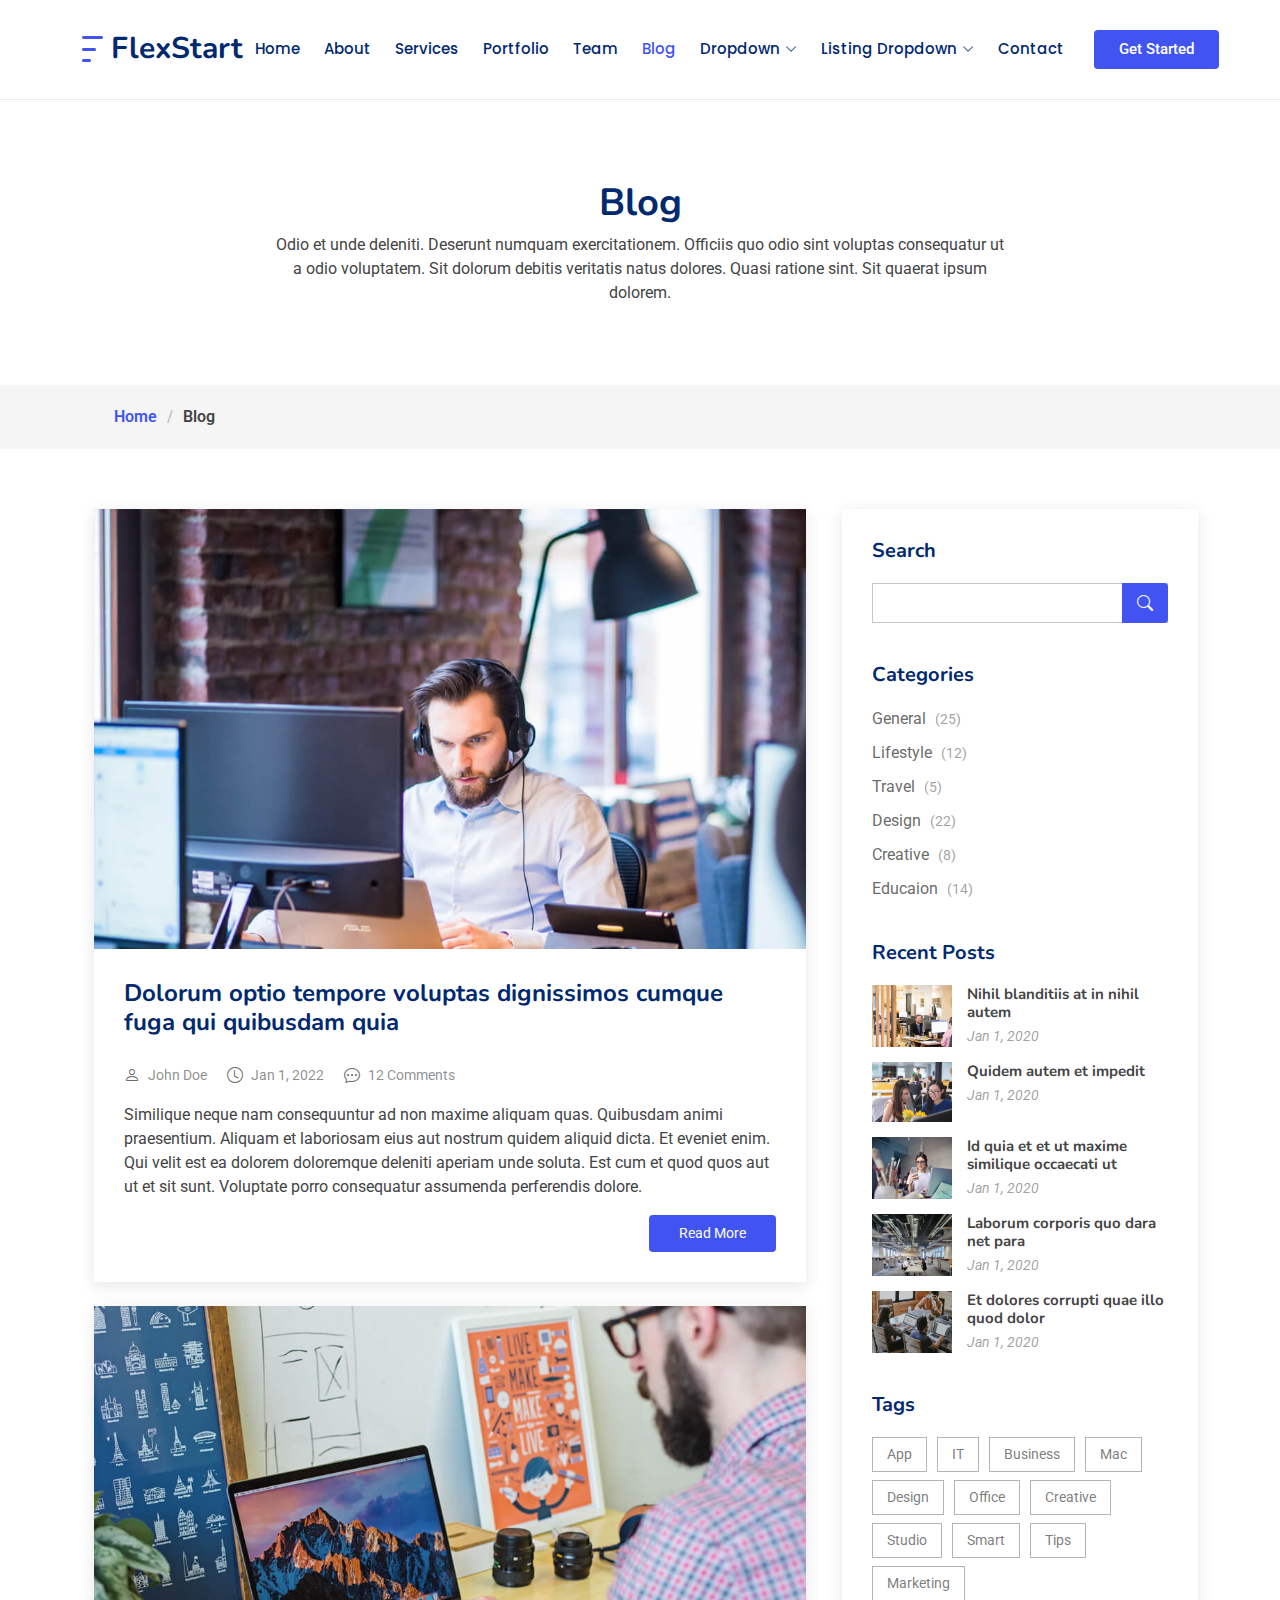
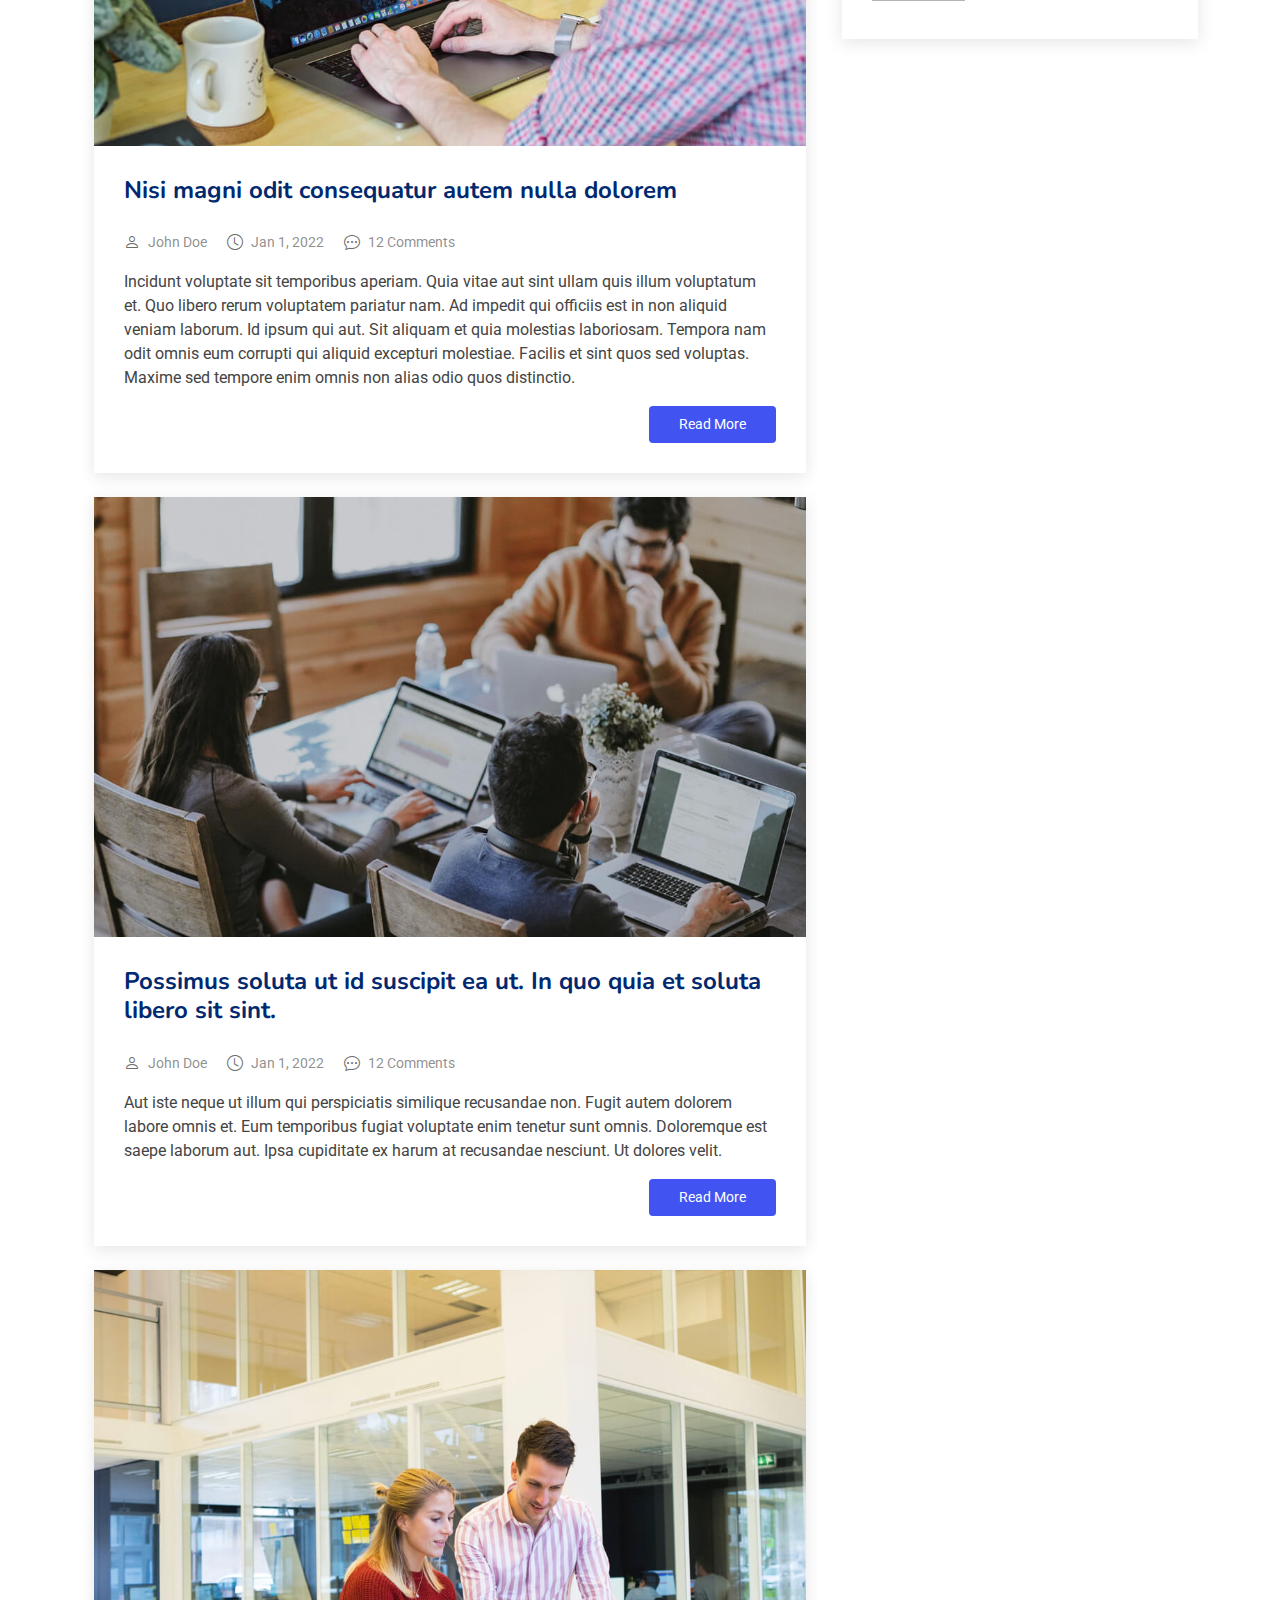
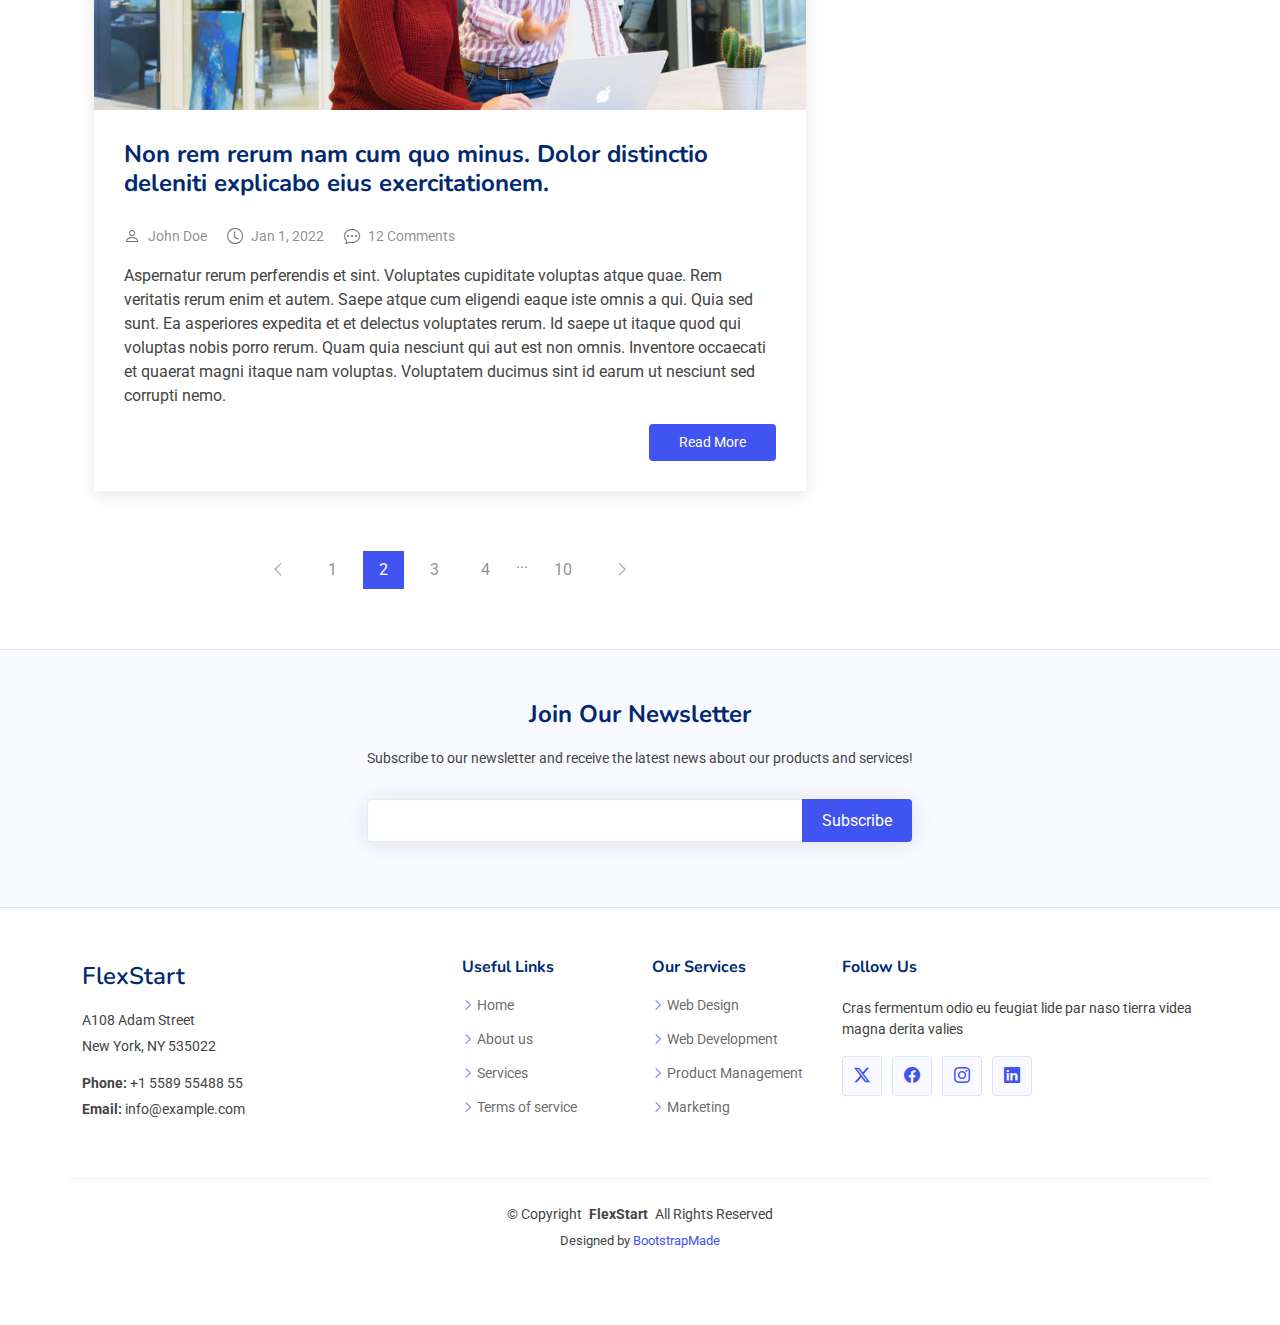
<file: blog.html>
<!DOCTYPE html>
<html lang="en">

<head>
  <meta charset="utf-8">
  <meta content="width=device-width, initial-scale=1.0" name="viewport">
  <title>Blog - FlexStart Bootstrap Template</title>
  <meta name="description" content="">
  <meta name="keywords" content="">

  <!-- Favicons -->
  <link href="assets/img/favicon.png" rel="icon">
  <link href="assets/img/apple-touch-icon.png" rel="apple-touch-icon">

  <!-- Fonts -->
  <link href="https://fonts.googleapis.com" rel="preconnect">
  <link href="https://fonts.gstatic.com" rel="preconnect" crossorigin>
  <link href="https://fonts.googleapis.com/css2?family=Roboto:ital,wght@0,100;0,300;0,400;0,500;0,700;0,900;1,100;1,300;1,400;1,500;1,700;1,900&family=Poppins:ital,wght@0,100;0,200;0,300;0,400;0,500;0,600;0,700;0,800;0,900;1,100;1,200;1,300;1,400;1,500;1,600;1,700;1,800;1,900&family=Nunito:ital,wght@0,200;0,300;0,400;0,500;0,600;0,700;0,800;0,900;1,200;1,300;1,400;1,500;1,600;1,700;1,800;1,900&display=swap" rel="stylesheet">

  <!-- Vendor CSS Files -->
  <link href="assets/vendor/bootstrap/css/bootstrap.min.css" rel="stylesheet">
  <link href="assets/vendor/bootstrap-icons/bootstrap-icons.css" rel="stylesheet">
  <link href="assets/vendor/aos/aos.css" rel="stylesheet">
  <link href="assets/vendor/glightbox/css/glightbox.min.css" rel="stylesheet">
  <link href="assets/vendor/swiper/swiper-bundle.min.css" rel="stylesheet">

  <!-- Main CSS File -->
  <link href="assets/css/main.css" rel="stylesheet">

  <!-- =======================================================
  * Template Name: FlexStart
  * Template URL: https://bootstrapmade.com/flexstart-bootstrap-startup-template/
  * Updated: Aug 07 2024 with Bootstrap v5.3.3
  * Author: BootstrapMade.com
  * License: https://bootstrapmade.com/license/
  ======================================================== -->
</head>

<body class="blog-page">

  <header id="header" class="header d-flex align-items-center sticky-top">
    <div class="container-fluid container-xl position-relative d-flex align-items-center">

      <a href="index.html" class="logo d-flex align-items-center me-auto">
        <!-- Uncomment the line below if you also wish to use an image logo -->
        <img src="assets/img/logo.png" alt="">
        <h1 class="sitename">FlexStart</h1>
      </a>

      <nav id="navmenu" class="navmenu">
        <ul>
          <li><a href="#hero">Home<br></a></li>
          <li><a href="#about">About</a></li>
          <li><a href="#services">Services</a></li>
          <li><a href="#portfolio">Portfolio</a></li>
          <li><a href="#team">Team</a></li>
          <li><a href="blog.html" class="active">Blog</a></li>
          <li class="dropdown"><a href="#"><span>Dropdown</span> <i class="bi bi-chevron-down toggle-dropdown"></i></a>
            <ul>
              <li><a href="#">Dropdown 1</a></li>
              <li class="dropdown"><a href="#"><span>Deep Dropdown</span> <i class="bi bi-chevron-down toggle-dropdown"></i></a>
                <ul>
                  <li><a href="#">Deep Dropdown 1</a></li>
                  <li><a href="#">Deep Dropdown 2</a></li>
                  <li><a href="#">Deep Dropdown 3</a></li>
                  <li><a href="#">Deep Dropdown 4</a></li>
                  <li><a href="#">Deep Dropdown 5</a></li>
                </ul>
              </li>
              <li><a href="#">Dropdown 2</a></li>
              <li><a href="#">Dropdown 3</a></li>
              <li><a href="#">Dropdown 4</a></li>
            </ul>
          </li>
          <li class="listing-dropdown"><a href="#"><span>Listing Dropdown</span> <i class="bi bi-chevron-down toggle-dropdown"></i></a>
            <ul>
              <li>
                <a href="#">Column 1 link 1</a>
                <a href="#">Column 1 link 2</a>
                <a href="#">Column 1 link 3</a>
              </li>
              <li>
                <a href="#">Column 2 link 1</a>
                <a href="#">Column 2 link 2</a>
                <a href="#">Column 3 link 3</a>
              </li>
              <li>
                <a href="#">Column 3 link 1</a>
                <a href="#">Column 3 link 2</a>
                <a href="#">Column 3 link 3</a>
              </li>
              <li>
                <a href="#">Column 4 link 1</a>
                <a href="#">Column 4 link 2</a>
                <a href="#">Column 4 link 3</a>
              </li>
              <li>
                <a href="#">Column 5 link 1</a>
                <a href="#">Column 5 link 2</a>
                <a href="#">Column 5 link 3</a>
              </li>
            </ul>
          </li>
          <li><a href="#contact">Contact</a></li>
        </ul>
        <i class="mobile-nav-toggle d-xl-none bi bi-list"></i>
      </nav>

      <a class="btn-getstarted flex-md-shrink-0" href="index.html#about">Get Started</a>

    </div>
  </header>

  <main class="main">

    <!-- Page Title -->
    <div class="page-title">
      <div class="heading">
        <div class="container">
          <div class="row d-flex justify-content-center text-center">
            <div class="col-lg-8">
              <h1>Blog</h1>
              <p class="mb-0">Odio et unde deleniti. Deserunt numquam exercitationem. Officiis quo odio sint voluptas consequatur ut a odio voluptatem. Sit dolorum debitis veritatis natus dolores. Quasi ratione sint. Sit quaerat ipsum dolorem.</p>
            </div>
          </div>
        </div>
      </div>
      <nav class="breadcrumbs">
        <div class="container">
          <ol>
            <li><a href="index.html">Home</a></li>
            <li class="current">Blog</li>
          </ol>
        </div>
      </nav>
    </div><!-- End Page Title -->

    <div class="container">
      <div class="row">

        <div class="col-lg-8">

          <!-- Blog Posts Section -->
          <section id="blog-posts" class="blog-posts section">

            <div class="container">

              <div class="row gy-4">

                <div class="col-12">
                  <article>

                    <div class="post-img">
                      <img src="assets/img/blog/blog-1.jpg" alt="" class="img-fluid">
                    </div>

                    <h2 class="title">
                      <a href="blog-details.html">Dolorum optio tempore voluptas dignissimos cumque fuga qui quibusdam quia</a>
                    </h2>

                    <div class="meta-top">
                      <ul>
                        <li class="d-flex align-items-center"><i class="bi bi-person"></i> <a href="blog-details.html">John Doe</a></li>
                        <li class="d-flex align-items-center"><i class="bi bi-clock"></i> <a href="blog-details.html"><time datetime="2022-01-01">Jan 1, 2022</time></a></li>
                        <li class="d-flex align-items-center"><i class="bi bi-chat-dots"></i> <a href="blog-details.html">12 Comments</a></li>
                      </ul>
                    </div>

                    <div class="content">
                      <p>
                        Similique neque nam consequuntur ad non maxime aliquam quas. Quibusdam animi praesentium. Aliquam et laboriosam eius aut nostrum quidem aliquid dicta.
                        Et eveniet enim. Qui velit est ea dolorem doloremque deleniti aperiam unde soluta. Est cum et quod quos aut ut et sit sunt. Voluptate porro consequatur assumenda perferendis dolore.
                      </p>

                      <div class="read-more">
                        <a href="blog-details.html">Read More</a>
                      </div>
                    </div>

                  </article>
                </div><!-- End post list item -->

                <div class="col-12">

                  <article>

                    <div class="post-img">
                      <img src="assets/img/blog/blog-2.jpg" alt="" class="img-fluid">
                    </div>

                    <h2 class="title">
                      <a href="blog-details.html">Nisi magni odit consequatur autem nulla dolorem</a>
                    </h2>

                    <div class="meta-top">
                      <ul>
                        <li class="d-flex align-items-center"><i class="bi bi-person"></i> <a href="blog-details.html">John Doe</a></li>
                        <li class="d-flex align-items-center"><i class="bi bi-clock"></i> <a href="blog-details.html"><time datetime="2022-01-01">Jan 1, 2022</time></a></li>
                        <li class="d-flex align-items-center"><i class="bi bi-chat-dots"></i> <a href="blog-details.html">12 Comments</a></li>
                      </ul>
                    </div>

                    <div class="content">
                      <p>
                        Incidunt voluptate sit temporibus aperiam. Quia vitae aut sint ullam quis illum voluptatum et. Quo libero rerum voluptatem pariatur nam.
                        Ad impedit qui officiis est in non aliquid veniam laborum. Id ipsum qui aut. Sit aliquam et quia molestias laboriosam. Tempora nam odit omnis eum corrupti qui aliquid excepturi molestiae. Facilis et sint quos sed voluptas. Maxime sed tempore enim omnis non alias odio quos distinctio.
                      </p>
                      <div class="read-more">
                        <a href="blog-details.html">Read More</a>
                      </div>
                    </div>

                  </article>

                </div><!-- End post list item -->

                <div class="col-12">

                  <article>

                    <div class="post-img">
                      <img src="assets/img/blog/blog-3.jpg" alt="" class="img-fluid">
                    </div>

                    <h2 class="title">
                      <a href="blog-details.html">Possimus soluta ut id suscipit ea ut. In quo quia et soluta libero sit sint.</a>
                    </h2>

                    <div class="meta-top">
                      <ul>
                        <li class="d-flex align-items-center"><i class="bi bi-person"></i> <a href="blog-details.html">John Doe</a></li>
                        <li class="d-flex align-items-center"><i class="bi bi-clock"></i> <a href="blog-details.html"><time datetime="2022-01-01">Jan 1, 2022</time></a></li>
                        <li class="d-flex align-items-center"><i class="bi bi-chat-dots"></i> <a href="blog-details.html">12 Comments</a></li>
                      </ul>
                    </div>

                    <div class="content">
                      <p>
                        Aut iste neque ut illum qui perspiciatis similique recusandae non. Fugit autem dolorem labore omnis et. Eum temporibus fugiat voluptate enim tenetur sunt omnis.
                        Doloremque est saepe laborum aut. Ipsa cupiditate ex harum at recusandae nesciunt. Ut dolores velit.
                      </p>
                      <div class="read-more">
                        <a href="blog-details.html">Read More</a>
                      </div>
                    </div>

                  </article>

                </div><!-- End post list item -->

                <div class="col-12">

                  <article>

                    <div class="post-img">
                      <img src="assets/img/blog/blog-4.jpg" alt="" class="img-fluid">
                    </div>

                    <h2 class="title">
                      <a href="blog-details.html">Non rem rerum nam cum quo minus. Dolor distinctio deleniti explicabo eius exercitationem.</a>
                    </h2>

                    <div class="meta-top">
                      <ul>
                        <li class="d-flex align-items-center"><i class="bi bi-person"></i> <a href="blog-details.html">John Doe</a></li>
                        <li class="d-flex align-items-center"><i class="bi bi-clock"></i> <a href="blog-details.html"><time datetime="2022-01-01">Jan 1, 2022</time></a></li>
                        <li class="d-flex align-items-center"><i class="bi bi-chat-dots"></i> <a href="blog-details.html">12 Comments</a></li>
                      </ul>
                    </div>

                    <div class="content">
                      <p>
                        Aspernatur rerum perferendis et sint. Voluptates cupiditate voluptas atque quae. Rem veritatis rerum enim et autem. Saepe atque cum eligendi eaque iste omnis a qui.
                        Quia sed sunt. Ea asperiores expedita et et delectus voluptates rerum. Id saepe ut itaque quod qui voluptas nobis porro rerum. Quam quia nesciunt qui aut est non omnis. Inventore occaecati et quaerat magni itaque nam voluptas. Voluptatem ducimus sint id earum ut nesciunt sed corrupti nemo.
                      </p>
                      <div class="read-more">
                        <a href="blog-details.html">Read More</a>
                      </div>
                    </div>

                  </article>

                </div><!-- End post list item -->

              </div><!-- End blog posts list -->

            </div>

          </section><!-- /Blog Posts Section -->

          <!-- Blog Pagination Section -->
          <section id="blog-pagination" class="blog-pagination section">

            <div class="container">
              <div class="d-flex justify-content-center">
                <ul>
                  <li><a href="#"><i class="bi bi-chevron-left"></i></a></li>
                  <li><a href="#">1</a></li>
                  <li><a href="#" class="active">2</a></li>
                  <li><a href="#">3</a></li>
                  <li><a href="#">4</a></li>
                  <li>...</li>
                  <li><a href="#">10</a></li>
                  <li><a href="#"><i class="bi bi-chevron-right"></i></a></li>
                </ul>
              </div>
            </div>

          </section><!-- /Blog Pagination Section -->

        </div>

        <div class="col-lg-4 sidebar">

          <div class="widgets-container">

            <!-- Search Widget -->
            <div class="search-widget widget-item">

              <h3 class="widget-title">Search</h3>
              <form action="">
                <input type="text">
                <button type="submit" title="Search"><i class="bi bi-search"></i></button>
              </form>

            </div><!--/Search Widget -->

            <!-- Categories Widget -->
            <div class="categories-widget widget-item">

              <h3 class="widget-title">Categories</h3>
              <ul class="mt-3">
                <li><a href="#">General <span>(25)</span></a></li>
                <li><a href="#">Lifestyle <span>(12)</span></a></li>
                <li><a href="#">Travel <span>(5)</span></a></li>
                <li><a href="#">Design <span>(22)</span></a></li>
                <li><a href="#">Creative <span>(8)</span></a></li>
                <li><a href="#">Educaion <span>(14)</span></a></li>
              </ul>

            </div><!--/Categories Widget -->

            <!-- Recent Posts Widget -->
            <div class="recent-posts-widget widget-item">

              <h3 class="widget-title">Recent Posts</h3>

              <div class="post-item">
                <img src="assets/img/blog/blog-recent-1.jpg" alt="" class="flex-shrink-0">
                <div>
                  <h4><a href="blog-details.html">Nihil blanditiis at in nihil autem</a></h4>
                  <time datetime="2020-01-01">Jan 1, 2020</time>
                </div>
              </div><!-- End recent post item-->

              <div class="post-item">
                <img src="assets/img/blog/blog-recent-2.jpg" alt="" class="flex-shrink-0">
                <div>
                  <h4><a href="blog-details.html">Quidem autem et impedit</a></h4>
                  <time datetime="2020-01-01">Jan 1, 2020</time>
                </div>
              </div><!-- End recent post item-->

              <div class="post-item">
                <img src="assets/img/blog/blog-recent-3.jpg" alt="" class="flex-shrink-0">
                <div>
                  <h4><a href="blog-details.html">Id quia et et ut maxime similique occaecati ut</a></h4>
                  <time datetime="2020-01-01">Jan 1, 2020</time>
                </div>
              </div><!-- End recent post item-->

              <div class="post-item">
                <img src="assets/img/blog/blog-recent-4.jpg" alt="" class="flex-shrink-0">
                <div>
                  <h4><a href="blog-details.html">Laborum corporis quo dara net para</a></h4>
                  <time datetime="2020-01-01">Jan 1, 2020</time>
                </div>
              </div><!-- End recent post item-->

              <div class="post-item">
                <img src="assets/img/blog/blog-recent-5.jpg" alt="" class="flex-shrink-0">
                <div>
                  <h4><a href="blog-details.html">Et dolores corrupti quae illo quod dolor</a></h4>
                  <time datetime="2020-01-01">Jan 1, 2020</time>
                </div>
              </div><!-- End recent post item-->

            </div><!--/Recent Posts Widget -->

            <!-- Tags Widget -->
            <div class="tags-widget widget-item">

              <h3 class="widget-title">Tags</h3>
              <ul>
                <li><a href="#">App</a></li>
                <li><a href="#">IT</a></li>
                <li><a href="#">Business</a></li>
                <li><a href="#">Mac</a></li>
                <li><a href="#">Design</a></li>
                <li><a href="#">Office</a></li>
                <li><a href="#">Creative</a></li>
                <li><a href="#">Studio</a></li>
                <li><a href="#">Smart</a></li>
                <li><a href="#">Tips</a></li>
                <li><a href="#">Marketing</a></li>
              </ul>

            </div><!--/Tags Widget -->

          </div>

        </div>

      </div>
    </div>

  </main>

  <footer id="footer" class="footer">

    <div class="footer-newsletter">
      <div class="container">
        <div class="row justify-content-center text-center">
          <div class="col-lg-6">
            <h4>Join Our Newsletter</h4>
            <p>Subscribe to our newsletter and receive the latest news about our products and services!</p>
            <form action="forms/newsletter.php" method="post" class="php-email-form">
              <div class="newsletter-form"><input type="email" name="email"><input type="submit" value="Subscribe"></div>
              <div class="loading">Loading</div>
              <div class="error-message"></div>
              <div class="sent-message">Your subscription request has been sent. Thank you!</div>
            </form>
          </div>
        </div>
      </div>
    </div>

    <div class="container footer-top">
      <div class="row gy-4">
        <div class="col-lg-4 col-md-6 footer-about">
          <a href="index.html" class="d-flex align-items-center">
            <span class="sitename">FlexStart</span>
          </a>
          <div class="footer-contact pt-3">
            <p>A108 Adam Street</p>
            <p>New York, NY 535022</p>
            <p class="mt-3"><strong>Phone:</strong> <span>+1 5589 55488 55</span></p>
            <p><strong>Email:</strong> <span>info@example.com</span></p>
          </div>
        </div>

        <div class="col-lg-2 col-md-3 footer-links">
          <h4>Useful Links</h4>
          <ul>
            <li><i class="bi bi-chevron-right"></i> <a href="#">Home</a></li>
            <li><i class="bi bi-chevron-right"></i> <a href="#">About us</a></li>
            <li><i class="bi bi-chevron-right"></i> <a href="#">Services</a></li>
            <li><i class="bi bi-chevron-right"></i> <a href="#">Terms of service</a></li>
          </ul>
        </div>

        <div class="col-lg-2 col-md-3 footer-links">
          <h4>Our Services</h4>
          <ul>
            <li><i class="bi bi-chevron-right"></i> <a href="#">Web Design</a></li>
            <li><i class="bi bi-chevron-right"></i> <a href="#">Web Development</a></li>
            <li><i class="bi bi-chevron-right"></i> <a href="#">Product Management</a></li>
            <li><i class="bi bi-chevron-right"></i> <a href="#">Marketing</a></li>
          </ul>
        </div>

        <div class="col-lg-4 col-md-12">
          <h4>Follow Us</h4>
          <p>Cras fermentum odio eu feugiat lide par naso tierra videa magna derita valies</p>
          <div class="social-links d-flex">
            <a href=""><i class="bi bi-twitter-x"></i></a>
            <a href=""><i class="bi bi-facebook"></i></a>
            <a href=""><i class="bi bi-instagram"></i></a>
            <a href=""><i class="bi bi-linkedin"></i></a>
          </div>
        </div>

      </div>
    </div>

    <div class="container copyright text-center mt-4">
      <p>© <span>Copyright</span> <strong class="px-1 sitename">FlexStart</strong> <span>All Rights Reserved</span></p>
      <div class="credits">
        <!-- All the links in the footer should remain intact. -->
        <!-- You can delete the links only if you've purchased the pro version. -->
        <!-- Licensing information: https://bootstrapmade.com/license/ -->
        <!-- Purchase the pro version with working PHP/AJAX contact form: [buy-url] -->
        Designed by <a href="https://bootstrapmade.com/">BootstrapMade</a>
      </div>
    </div>

  </footer>

  <!-- Scroll Top -->
  <a href="#" id="scroll-top" class="scroll-top d-flex align-items-center justify-content-center"><i class="bi bi-arrow-up-short"></i></a>

  <!-- Vendor JS Files -->
  <script src="assets/vendor/bootstrap/js/bootstrap.bundle.min.js"></script>
  <script src="assets/vendor/php-email-form/validate.js"></script>
  <script src="assets/vendor/aos/aos.js"></script>
  <script src="assets/vendor/glightbox/js/glightbox.min.js"></script>
  <script src="assets/vendor/purecounter/purecounter_vanilla.js"></script>
  <script src="assets/vendor/imagesloaded/imagesloaded.pkgd.min.js"></script>
  <script src="assets/vendor/isotope-layout/isotope.pkgd.min.js"></script>
  <script src="assets/vendor/swiper/swiper-bundle.min.js"></script>

  <!-- Main JS File -->
  <script src="assets/js/main.js"></script>

</body>

</html>
</file>
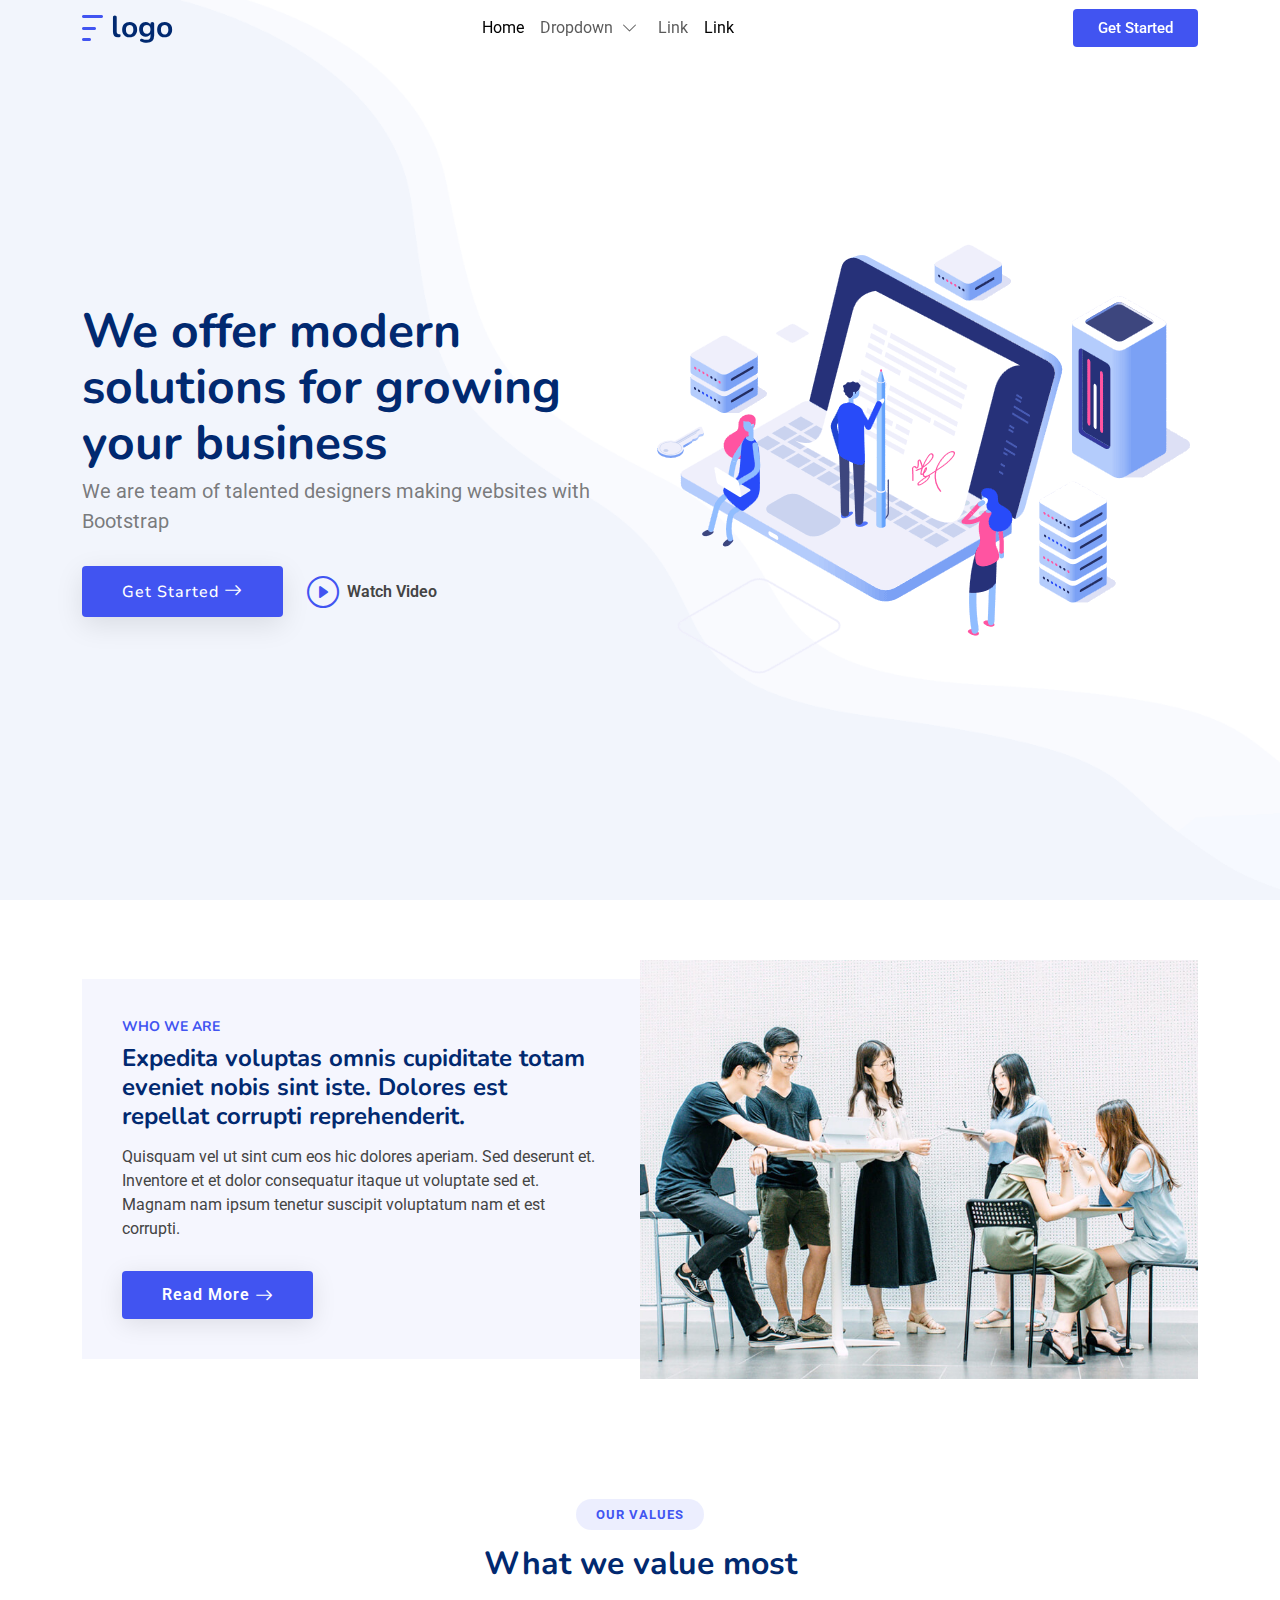
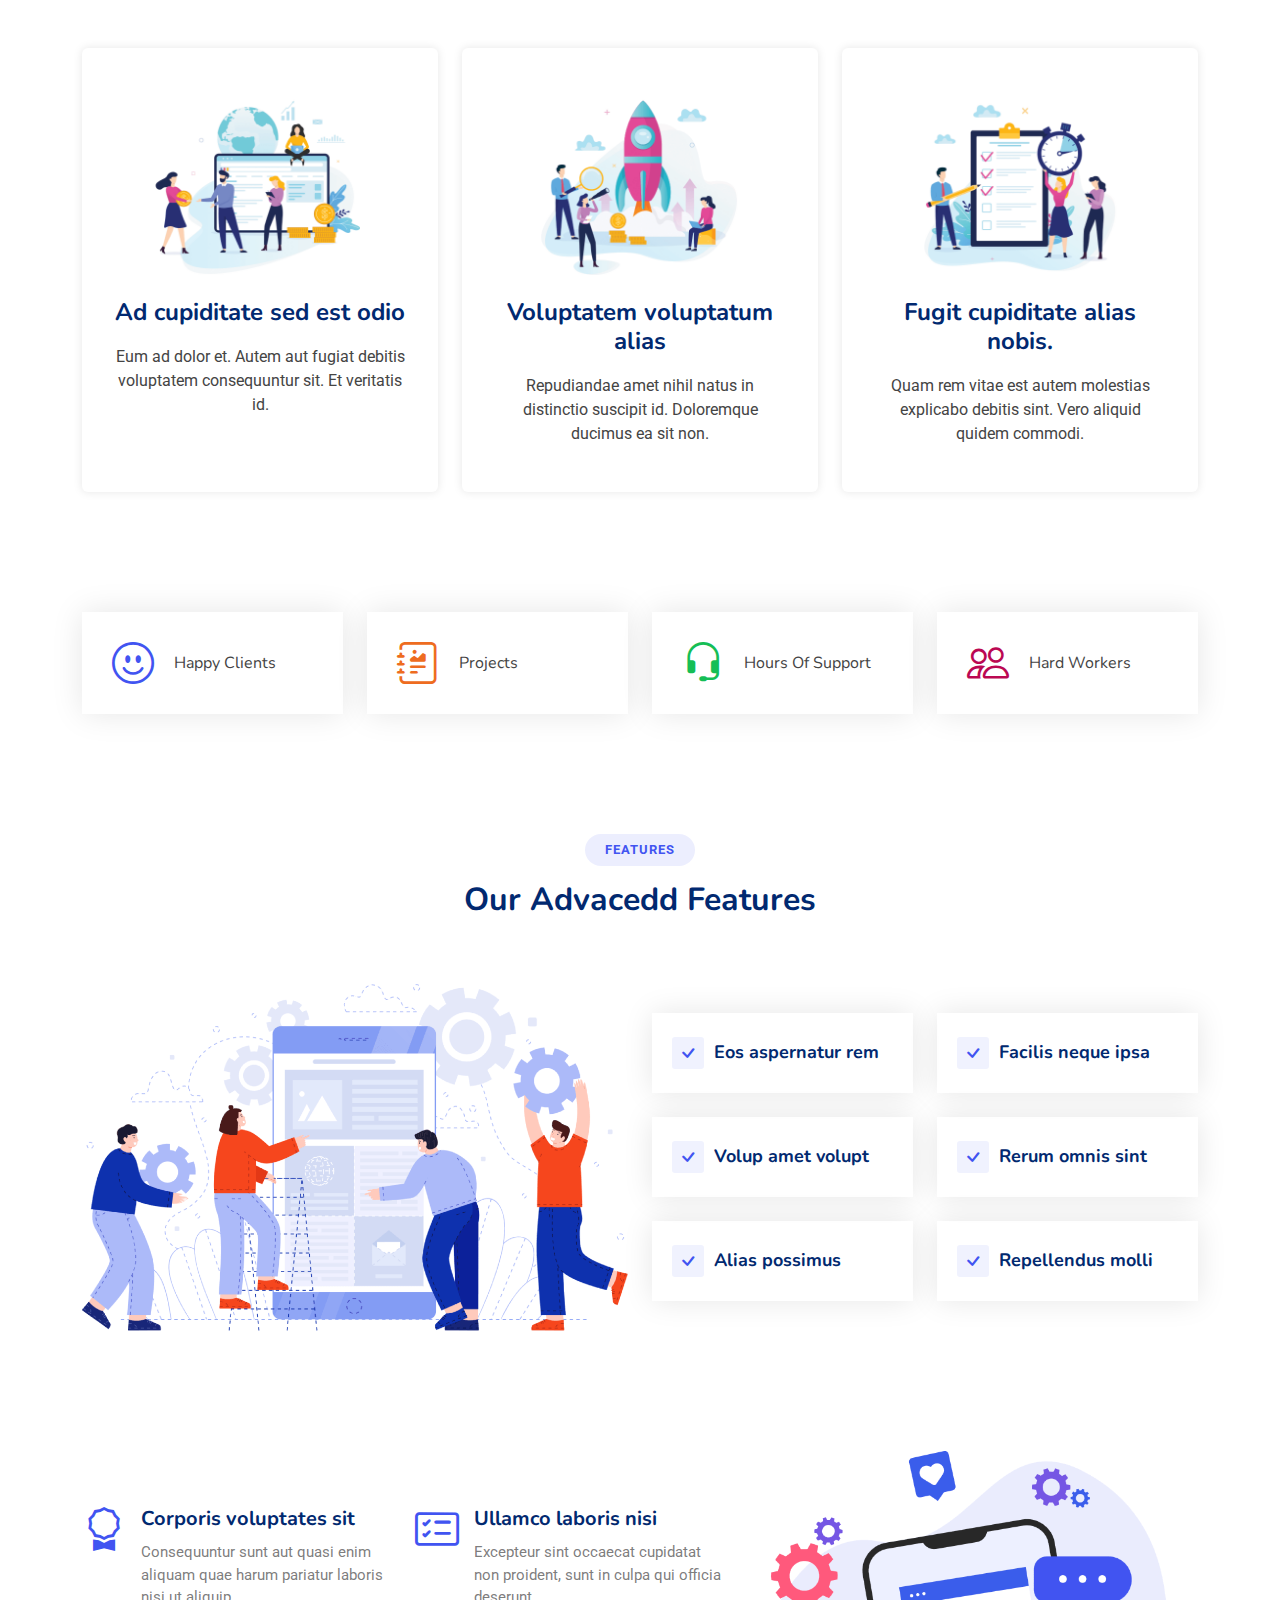
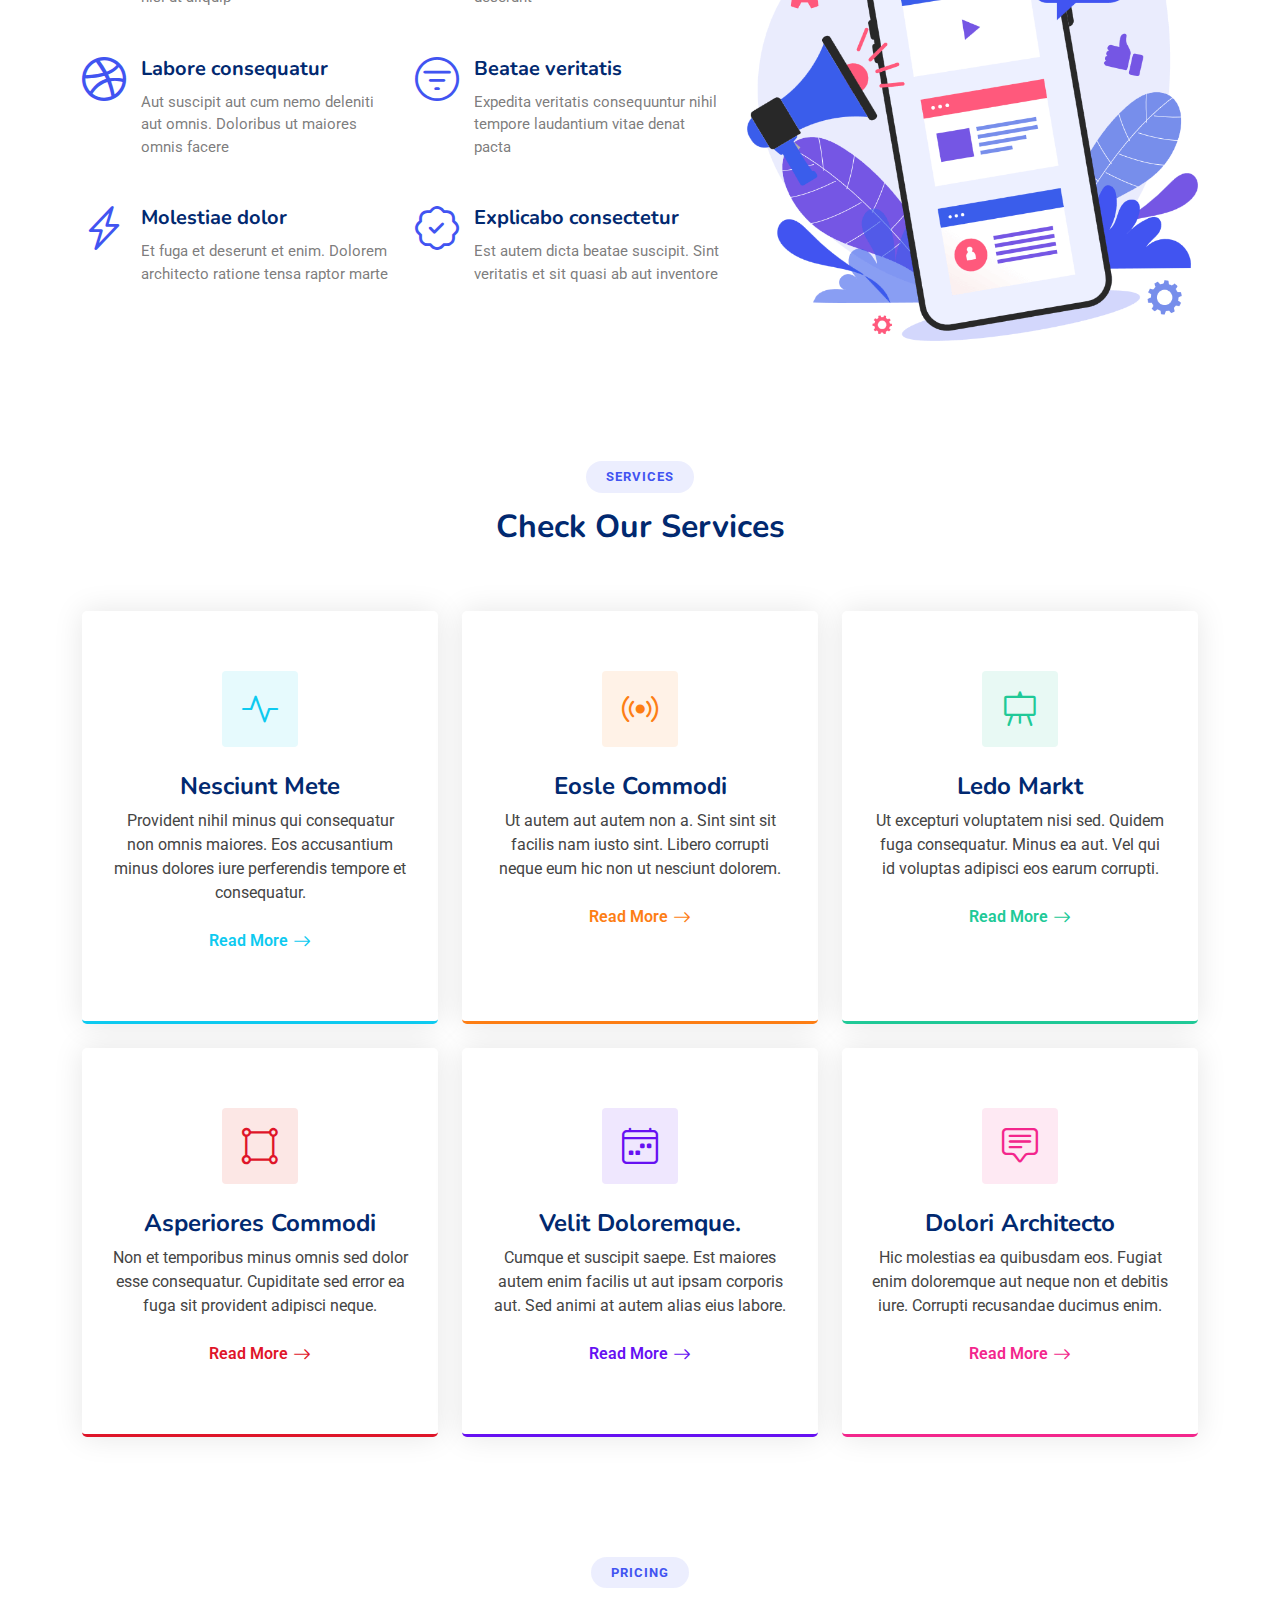
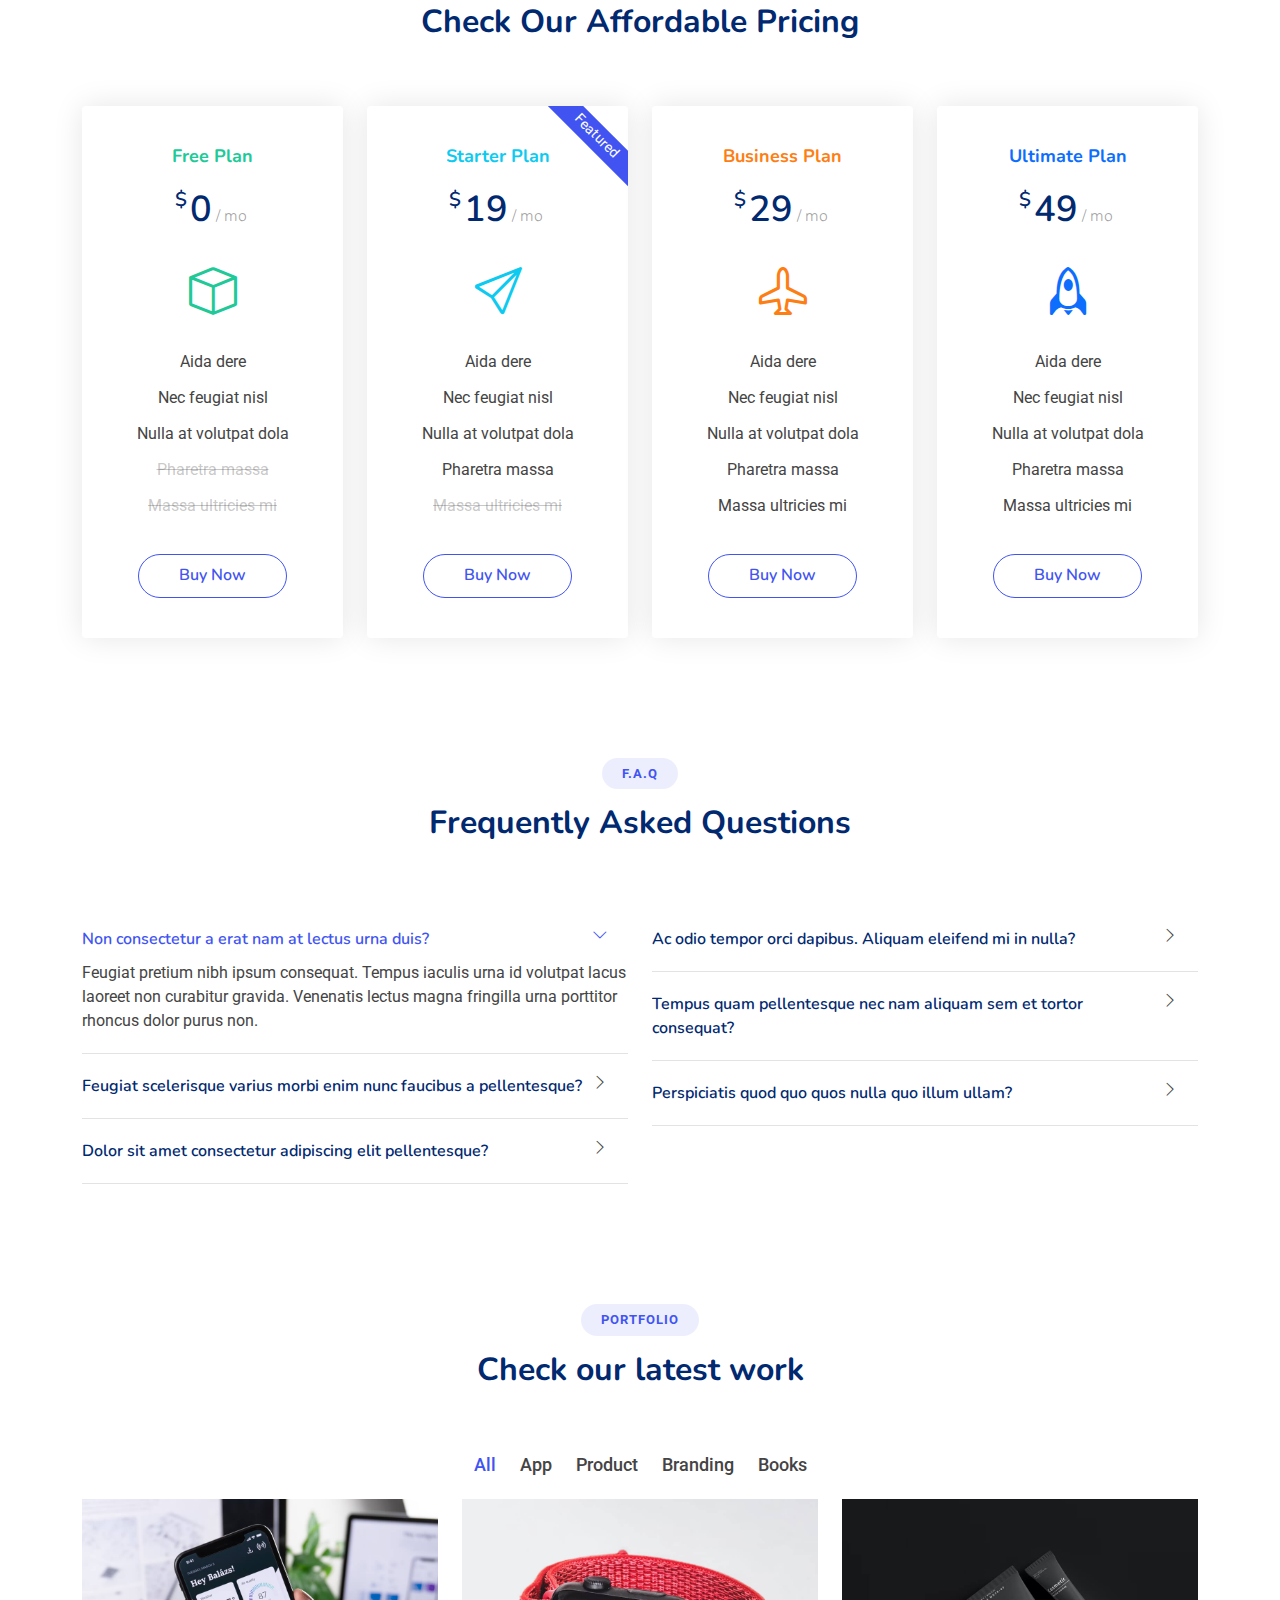
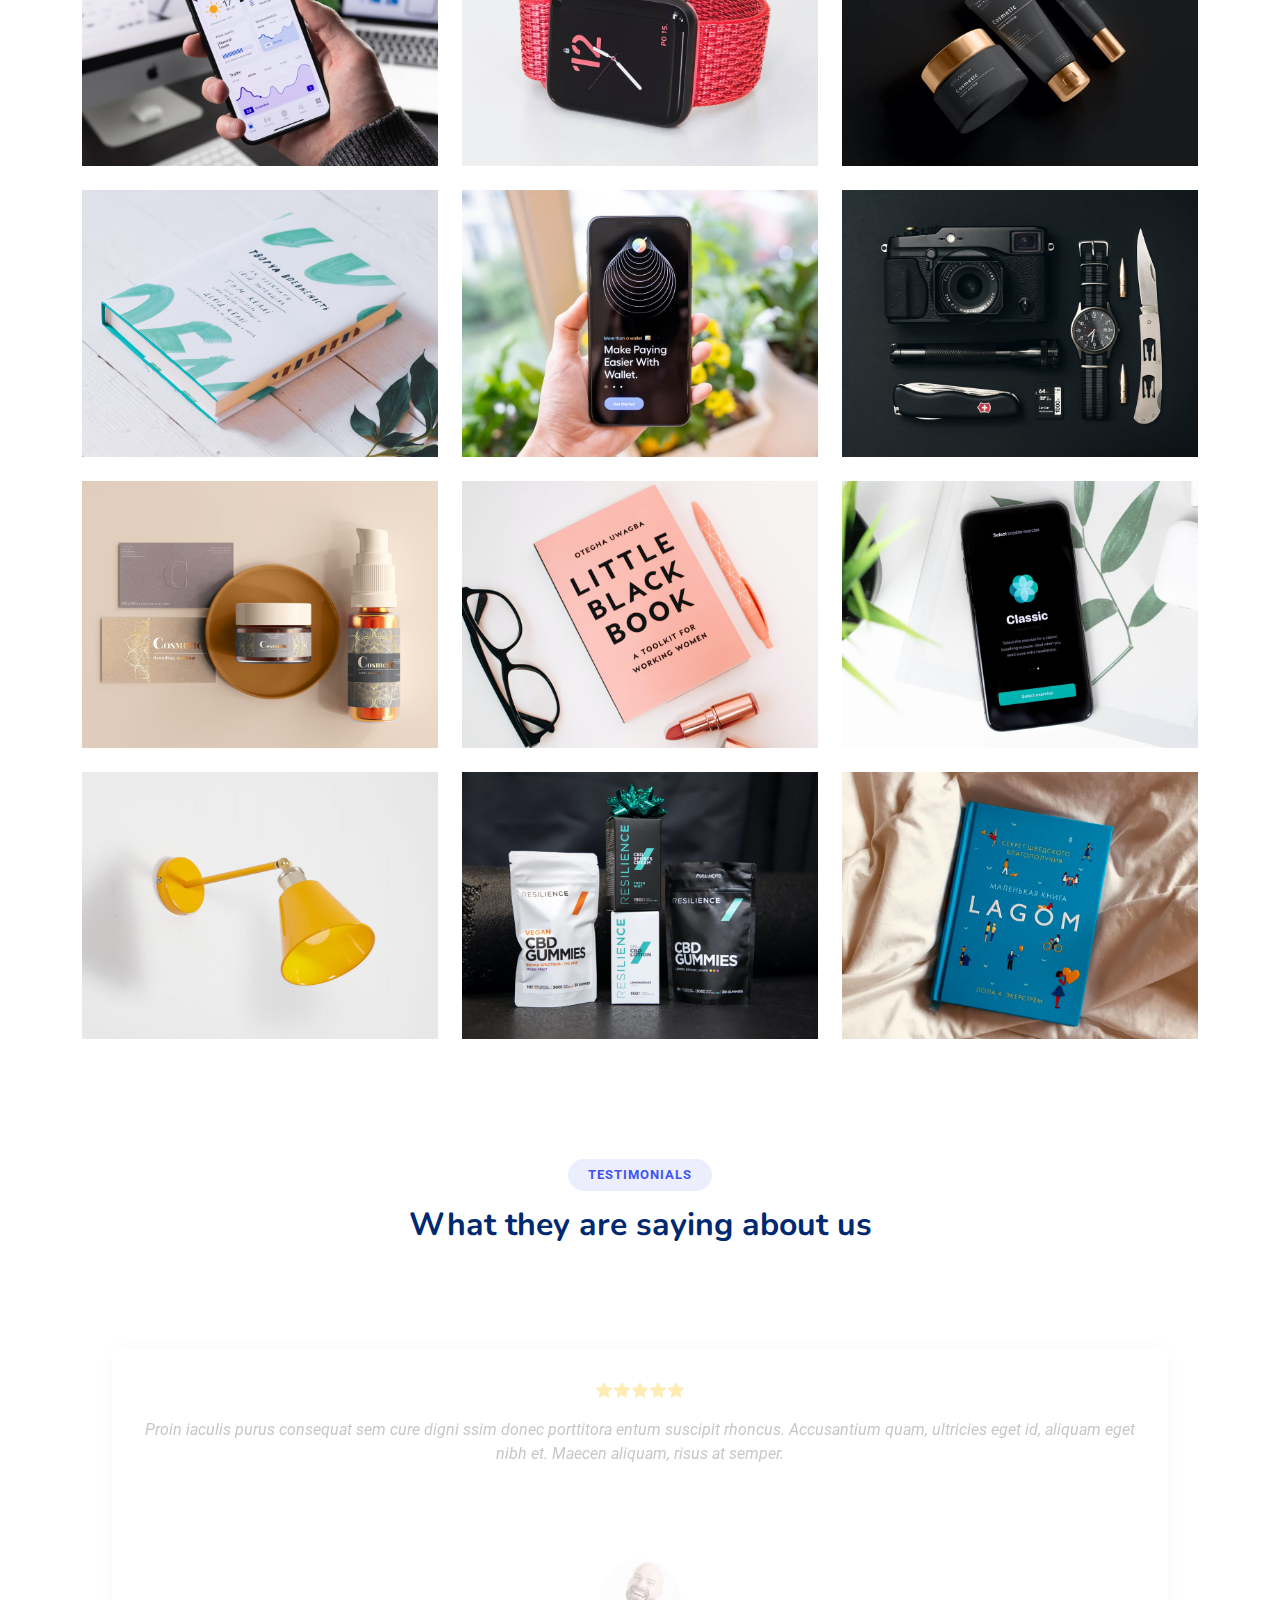
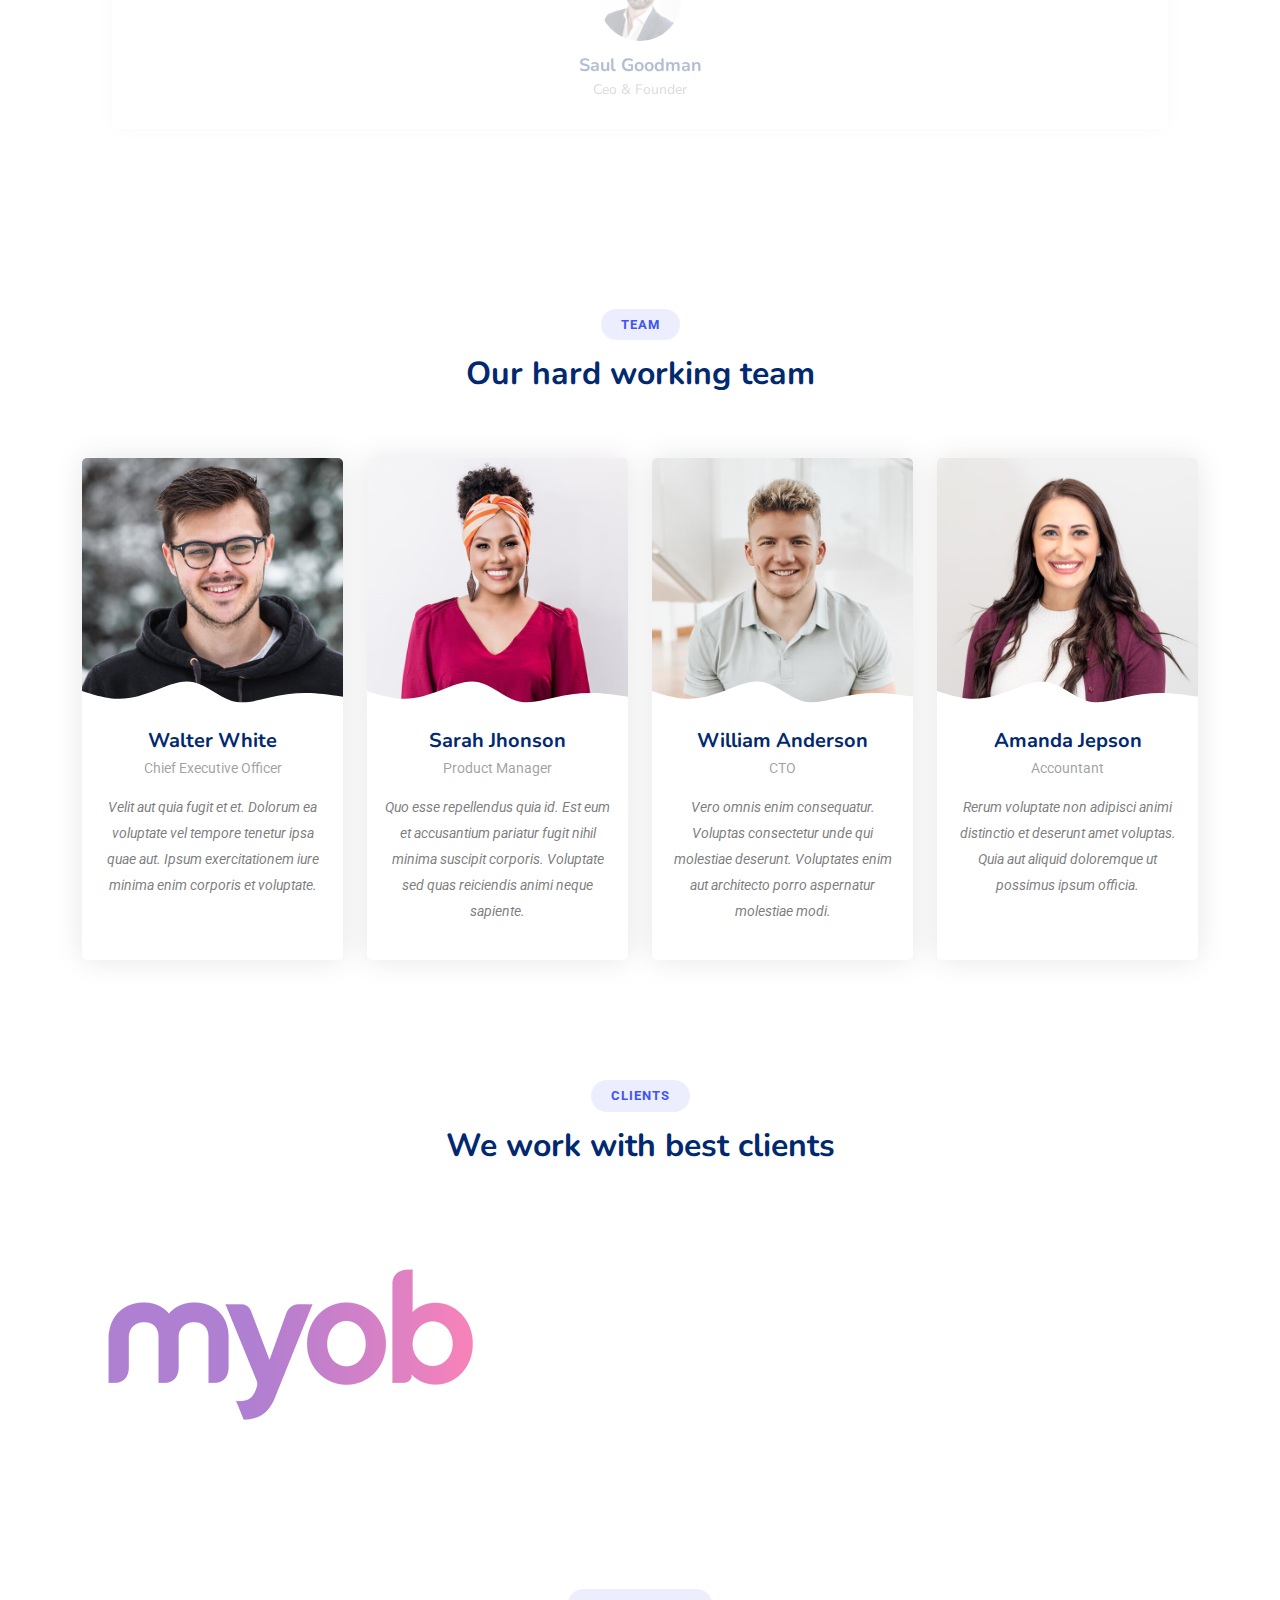
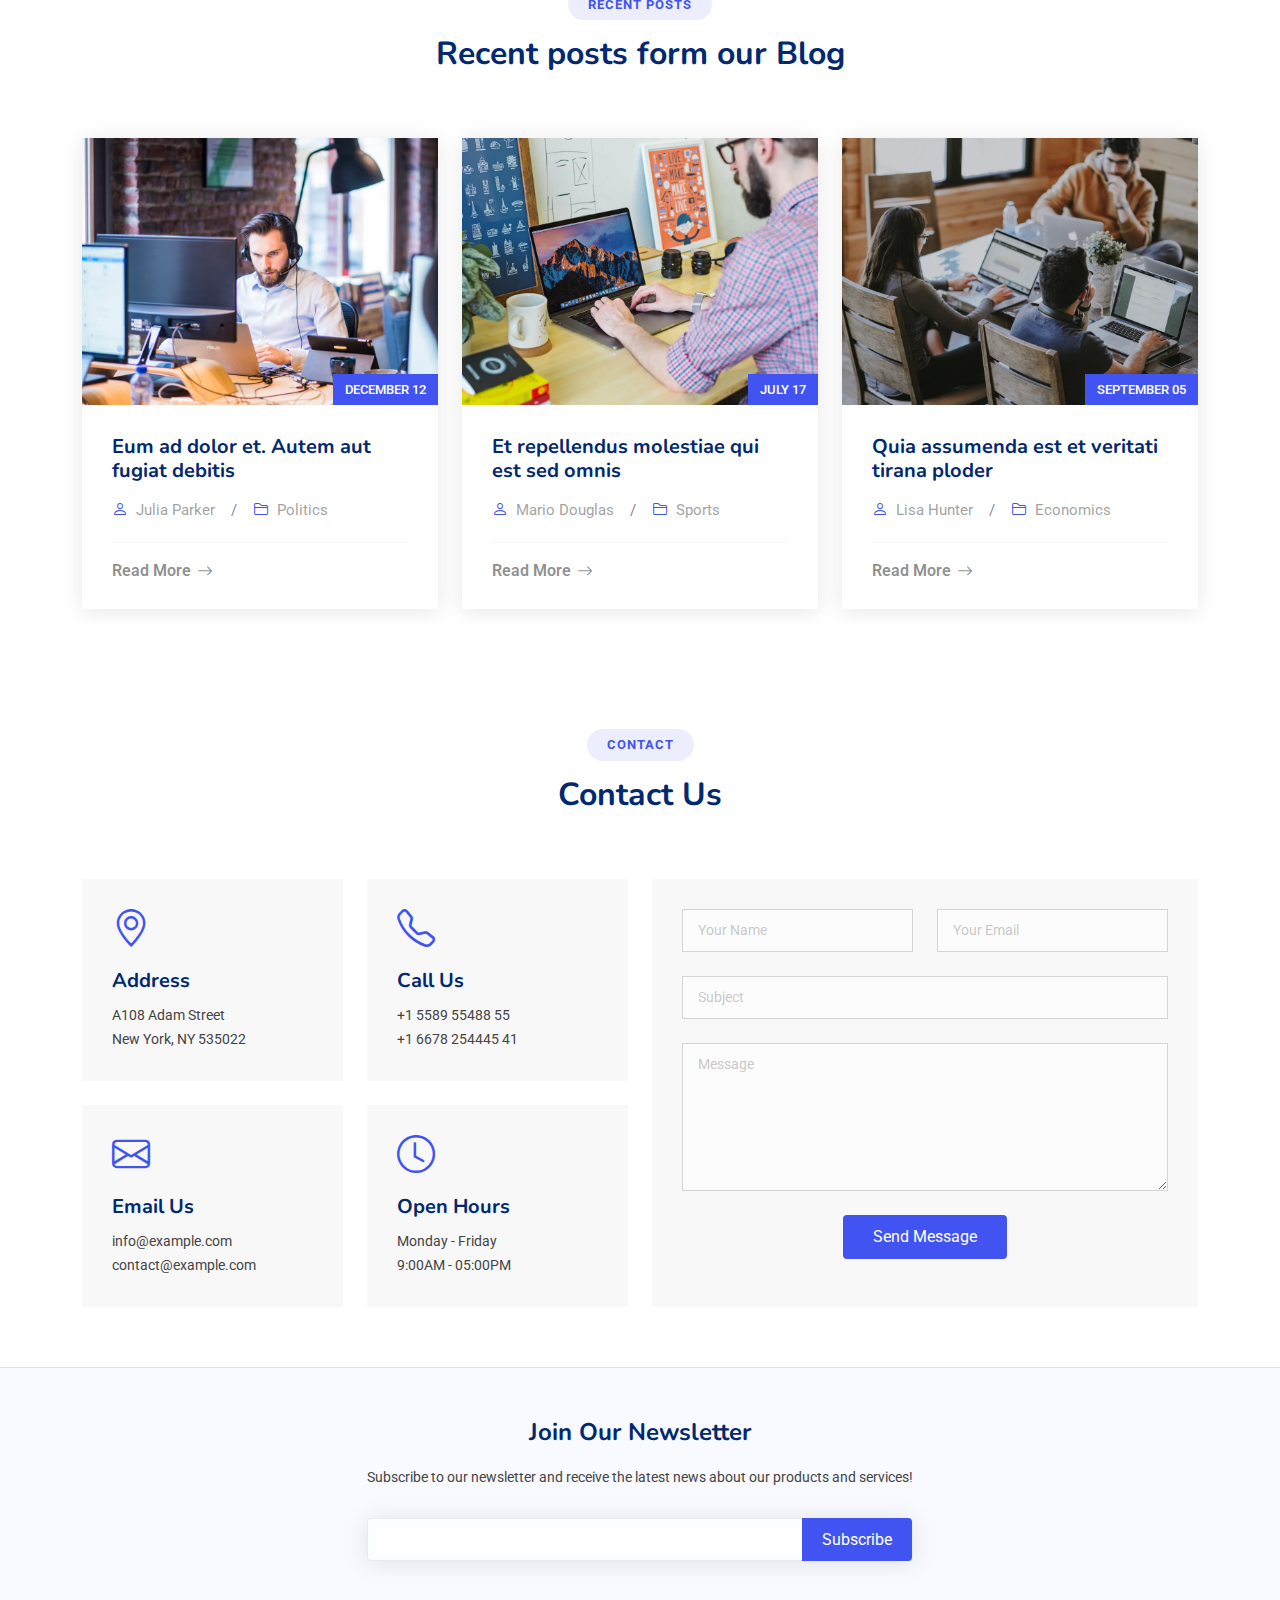
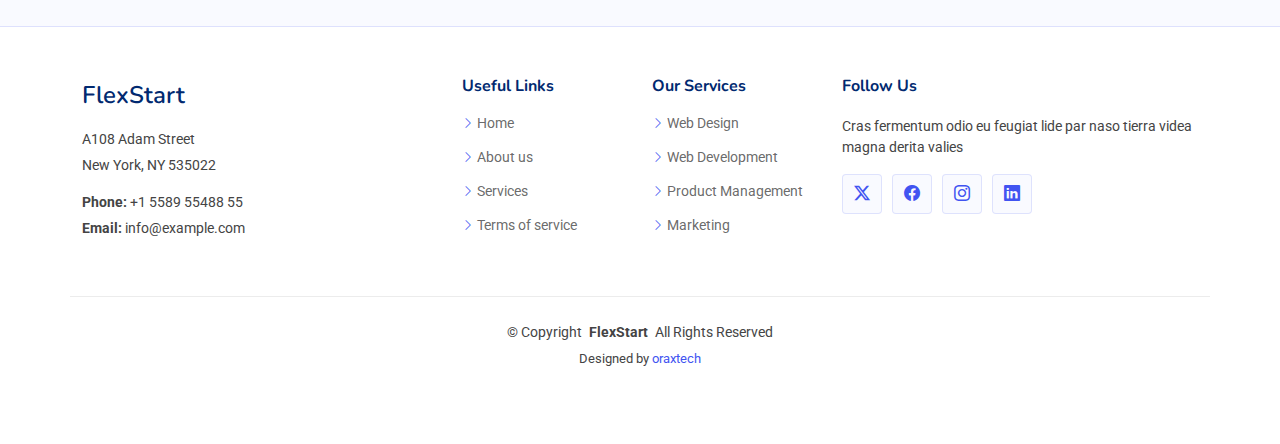
<file: index-test.html>
<!DOCTYPE html>
<html lang="en">

<head>
  <meta charset="utf-8">
  <meta content="width=device-width, initial-scale=1.0" name="viewport">
  <title>Test - FlexStart Bootstrap Template</title>
  <meta name="description" content="">
  <meta name="keywords" content="">

  <!-- Favicons -->
  <link href="assets/img/favicon.png" rel="icon">
  <link href="assets/img/apple-touch-icon.png" rel="apple-touch-icon">

  <!-- Fonts -->
  <link href="https://fonts.googleapis.com" rel="preconnect">
  <link href="https://fonts.gstatic.com" rel="preconnect" crossorigin>
  <link href="https://fonts.googleapis.com/css2?family=Roboto:ital,wght@0,100;0,300;0,400;0,500;0,700;0,900;1,100;1,300;1,400;1,500;1,700;1,900&family=Poppins:ital,wght@0,100;0,200;0,300;0,400;0,500;0,600;0,700;0,800;0,900;1,100;1,200;1,300;1,400;1,500;1,600;1,700;1,800;1,900&family=Nunito:ital,wght@0,200;0,300;0,400;0,500;0,600;0,700;0,800;0,900;1,200;1,300;1,400;1,500;1,600;1,700;1,800;1,900&display=swap" rel="stylesheet">

  <!-- Vendor CSS Files -->
  <link href="assets/vendor/bootstrap/css/bootstrap.min.css" rel="stylesheet">
  <link href="assets/vendor/bootstrap-icons/bootstrap-icons.css" rel="stylesheet">
  <link href="assets/vendor/bootstrap-icons/bootstrap-icons.css" rel="stylesheet">
  <link href="assets/css/banner.css" rel="stylesheet">
  <link href="assets/vendor/glightbox/css/glightbox.min.css" rel="stylesheet">
  <link href="assets/vendor/swiper/swiper-bundle.min.css" rel="stylesheet">

  <!-- Main CSS File -->
  <link href="assets/css/main.css" rel="stylesheet">
<style> 
  .dropdown-submenu {
  position: relative;
}

.dropdown-submenu .dropdown-menu {
  top: 10%;
  left: 100%;
  margin-top: -1px;
}

.navbar-nav li:hover > ul.dropdown-menu {
    display: block;
}
    
</style>
  <!-- =======================================================
  * Template Name: FlexStart
  * Template URL: https://bootstrapmade.com/flexstart-bootstrap-startup-template/
  * Updated: Aug 07 2024 with Bootstrap v5.3.3
  * Author: BootstrapMade.com
  * License: https://bootstrapmade.com/license/
  ======================================================== -->
</head>

<body class="index-page">

  <header id="header" class="header d-flex align-items-center fixed-top">
    <div class="container-fluid container-xl position-relative d-flex align-items-center">

      <nav class="navbar navbar-expand-lg fixed-top " >
        <div class="container">
          <a href="index.html" class="logo d-flex align-items-center me-auto">
            <!-- Uncomment the line below if you also wish to use an image logo -->
            <img src="assets/img/logo.png" alt="">
            <h1 class="sitename">logo</h1>
          </a>
            <button class="navbar-toggler justify-content-center" type="button" data-bs-toggle="collapse" data-bs-target="#navbarNavAltMarkup" aria-controls="navbarNavAltMarkup" aria-expanded="false" aria-label="Toggle navigation">
                <span class="navbar-toggler-icon"></span>
            </button>
            <div class="collapse navbar-collapse justify-content-center" id="navbarNavAltMarkup">
                <div class="navbar-nav ">
                    <a class="nav-link active" href="#">Home</a>
                    <li class="nav-item dropdown">
                        <a href="#" id="menu" data-bs-toggle="dropdown" class="nav-link dropdown-toggle" data-bs-display="static">Dropdown </a>
                        <ul class="dropdown-menu">
                            <li class="dropdown-submenu">
                                <a href="#" data-bs-toggle="dropdown" class="dropdown-item dropdown-toggle">Submenu 1  DropdownDropdownDropdown</a>
                                <ul class="dropdown-menu">
                                    <li>
                                        <a href="#" class="dropdown-item">Item 1</a>
                                    </li>
                                    <li>
                                        <a href="#" class="dropdown-item">Item 2</a>
                                    </li>
                                    <li>
                                        <a href="#" class="dropdown-item">Item 3</a>
                                    </li>
                                </ul>
                            </li>
                            <li class="dropdown-submenu">
                                <a href="#" data-bs-toggle="dropdown" class="dropdown-item dropdown-toggle">Submenu 2</a>
                                <ul class="dropdown-menu">
                                    <li>
                                        <a href="#" class="dropdown-item">Item a</a>
                                    </li>
                                    <li>
                                        <a href="#" class="dropdown-item">Item b</a>
                                    </li>
                                    <li>
                                        <a href="#" class="dropdown-item">Item c</a>
                                    </li>
                                </ul>
                            </li>
                        </ul>
                    </li>
                    <a class="nav-link" href="#">Link</a>
                </div>
                <div class="navbar-nav ml-auto">
                    <a class="nav-link active" href="#">Link</a>
              
               </div>
            </div> <a class="btn-getstarted flex-md-shrink-0" href="index.html#about">Get Started</a> 
        </div>
     
    </nav>
    

    </div>
  </header>

  <main class="main">

    <!-- Hero Section -->
    <section id="hero" class="hero section">

      <div class="container">
        <div class="row gy-4">
          <div class="col-lg-6 order-2 order-lg-1 d-flex flex-column justify-content-center">
            <h1 data-aos="fade-up">We offer modern solutions for growing your business</h1>
            <p data-aos="fade-up" data-aos-delay="100">We are team of talented designers making websites with Bootstrap</p>
            <div class="d-flex flex-column flex-md-row" data-aos="fade-up" data-aos-delay="200">
              <a href="#about" class="btn-get-started">Get Started <i class="bi bi-arrow-right"></i></a>
              <a href="https://www.youtube.com/watch?v=Y7f98aduVJ8" class="glightbox btn-watch-video d-flex align-items-center justify-content-center ms-0 ms-md-4 mt-4 mt-md-0"><i class="bi bi-play-circle"></i><span>Watch Video</span></a>
            </div>
          </div>
          <div class="col-lg-6 order-1 order-lg-2 hero-img" data-aos="zoom-out">
            <img src="assets/img/hero-img.png" class="img-fluid animated" alt="">
          </div>
        </div>
      </div>

    </section><!-- /Hero Section -->


    <!-- About Section -->
    <section id="about" class="about section">

      <div class="container" data-aos="fade-up">
        <div class="row gx-0">

          <div class="col-lg-6 d-flex flex-column justify-content-center" data-aos="fade-up" data-aos-delay="200">
            <div class="content">
              <h3>Who We Are</h3>
              <h2>Expedita voluptas omnis cupiditate totam eveniet nobis sint iste. Dolores est repellat corrupti reprehenderit.</h2>
              <p>
                Quisquam vel ut sint cum eos hic dolores aperiam. Sed deserunt et. Inventore et et dolor consequatur itaque ut voluptate sed et. Magnam nam ipsum tenetur suscipit voluptatum nam et est corrupti.
              </p>
              <div class="text-center text-lg-start">
                <a href="#" class="btn-read-more d-inline-flex align-items-center justify-content-center align-self-center">
                  <span>Read More</span>
                  <i class="bi bi-arrow-right"></i>
                </a>
              </div>
            </div>
          </div>

          <div class="col-lg-6 d-flex align-items-center" data-aos="zoom-out" data-aos-delay="200">
            <img src="assets/img/about.jpg" class="img-fluid" alt="">
          </div>

        </div>
      </div>

    </section><!-- /About Section -->

    <!-- Values Section -->
    <section id="values" class="values section">

      <!-- Section Title -->
      <div class="container section-title" data-aos="fade-up">
        <h2>Our Values</h2>
        <p>What we value most<br></p>
      </div><!-- End Section Title -->

      <div class="container">

        <div class="row gy-4">

          <div class="col-lg-4" data-aos="fade-up" data-aos-delay="100">
            <div class="card">
              <img src="assets/img/values-1.png" class="img-fluid" alt="">
              <h3>Ad cupiditate sed est odio</h3>
              <p>Eum ad dolor et. Autem aut fugiat debitis voluptatem consequuntur sit. Et veritatis id.</p>
            </div>
          </div><!-- End Card Item -->

          <div class="col-lg-4" data-aos="fade-up" data-aos-delay="200">
            <div class="card">
              <img src="assets/img/values-2.png" class="img-fluid" alt="">
              <h3>Voluptatem voluptatum alias</h3>
              <p>Repudiandae amet nihil natus in distinctio suscipit id. Doloremque ducimus ea sit non.</p>
            </div>
          </div><!-- End Card Item -->

          <div class="col-lg-4" data-aos="fade-up" data-aos-delay="300">
            <div class="card">
              <img src="assets/img/values-3.png" class="img-fluid" alt="">
              <h3>Fugit cupiditate alias nobis.</h3>
              <p>Quam rem vitae est autem molestias explicabo debitis sint. Vero aliquid quidem commodi.</p>
            </div>
          </div><!-- End Card Item -->

        </div>

      </div>

    </section><!-- /Values Section -->

    <!-- Stats Section -->
    <section id="stats" class="stats section">

      <div class="container" data-aos="fade-up" data-aos-delay="100">

        <div class="row gy-4">

          <div class="col-lg-3 col-md-6">
            <div class="stats-item d-flex align-items-center w-100 h-100">
              <i class="bi bi-emoji-smile color-blue flex-shrink-0"></i>
              <div>
                <span data-purecounter-start="0" data-purecounter-end="232" data-purecounter-duration="1" class="purecounter"></span>
                <p>Happy Clients</p>
              </div>
            </div>
          </div><!-- End Stats Item -->

          <div class="col-lg-3 col-md-6">
            <div class="stats-item d-flex align-items-center w-100 h-100">
              <i class="bi bi-journal-richtext color-orange flex-shrink-0" style="color: #ee6c20;"></i>
              <div>
                <span data-purecounter-start="0" data-purecounter-end="521" data-purecounter-duration="1" class="purecounter"></span>
                <p>Projects</p>
              </div>
            </div>
          </div><!-- End Stats Item -->

          <div class="col-lg-3 col-md-6">
            <div class="stats-item d-flex align-items-center w-100 h-100">
              <i class="bi bi-headset color-green flex-shrink-0" style="color: #15be56;"></i>
              <div>
                <span data-purecounter-start="0" data-purecounter-end="1463" data-purecounter-duration="1" class="purecounter"></span>
                <p>Hours Of Support</p>
              </div>
            </div>
          </div><!-- End Stats Item -->

          <div class="col-lg-3 col-md-6">
            <div class="stats-item d-flex align-items-center w-100 h-100">
              <i class="bi bi-people color-pink flex-shrink-0" style="color: #bb0852;"></i>
              <div>
                <span data-purecounter-start="0" data-purecounter-end="15" data-purecounter-duration="1" class="purecounter"></span>
                <p>Hard Workers</p>
              </div>
            </div>
          </div><!-- End Stats Item -->

        </div>

      </div>

    </section><!-- /Stats Section -->

    <!-- Features Section -->
    <section id="features" class="features section">

      <!-- Section Title -->
      <div class="container section-title" data-aos="fade-up">
        <h2>Features</h2>
        <p>Our Advacedd Features<br></p>
      </div><!-- End Section Title -->

      <div class="container">

        <div class="row gy-5">

          <div class="col-xl-6" data-aos="zoom-out" data-aos-delay="100">
            <img src="assets/img/features.png" class="img-fluid" alt="">
          </div>

          <div class="col-xl-6 d-flex">
            <div class="row align-self-center gy-4">

              <div class="col-md-6" data-aos="fade-up" data-aos-delay="200">
                <div class="feature-box d-flex align-items-center">
                  <i class="bi bi-check"></i>
                  <h3>Eos aspernatur rem</h3>
                </div>
              </div><!-- End Feature Item -->

              <div class="col-md-6" data-aos="fade-up" data-aos-delay="300">
                <div class="feature-box d-flex align-items-center">
                  <i class="bi bi-check"></i>
                  <h3>Facilis neque ipsa</h3>
                </div>
              </div><!-- End Feature Item -->

              <div class="col-md-6" data-aos="fade-up" data-aos-delay="400">
                <div class="feature-box d-flex align-items-center">
                  <i class="bi bi-check"></i>
                  <h3>Volup amet volupt</h3>
                </div>
              </div><!-- End Feature Item -->

              <div class="col-md-6" data-aos="fade-up" data-aos-delay="500">
                <div class="feature-box d-flex align-items-center">
                  <i class="bi bi-check"></i>
                  <h3>Rerum omnis sint</h3>
                </div>
              </div><!-- End Feature Item -->

              <div class="col-md-6" data-aos="fade-up" data-aos-delay="600">
                <div class="feature-box d-flex align-items-center">
                  <i class="bi bi-check"></i>
                  <h3>Alias possimus</h3>
                </div>
              </div><!-- End Feature Item -->

              <div class="col-md-6" data-aos="fade-up" data-aos-delay="700">
                <div class="feature-box d-flex align-items-center">
                  <i class="bi bi-check"></i>
                  <h3>Repellendus molli</h3>
                </div>
              </div><!-- End Feature Item -->

            </div>
          </div>

        </div>

      </div>

    </section><!-- /Features Section -->

    <!-- Alt Features Section -->
    <section id="alt-features" class="alt-features section">

      <div class="container">

        <div class="row gy-5">

          <div class="col-xl-7 d-flex order-2 order-xl-1" data-aos="fade-up" data-aos-delay="200">

            <div class="row align-self-center gy-5">

              <div class="col-md-6 icon-box">
                <i class="bi bi-award"></i>
                <div>
                  <h4>Corporis voluptates sit</h4>
                  <p>Consequuntur sunt aut quasi enim aliquam quae harum pariatur laboris nisi ut aliquip</p>
                </div>
              </div><!-- End Feature Item -->

              <div class="col-md-6 icon-box">
                <i class="bi bi-card-checklist"></i>
                <div>
                  <h4>Ullamco laboris nisi</h4>
                  <p>Excepteur sint occaecat cupidatat non proident, sunt in culpa qui officia deserunt</p>
                </div>
              </div><!-- End Feature Item -->

              <div class="col-md-6 icon-box">
                <i class="bi bi-dribbble"></i>
                <div>
                  <h4>Labore consequatur</h4>
                  <p>Aut suscipit aut cum nemo deleniti aut omnis. Doloribus ut maiores omnis facere</p>
                </div>
              </div><!-- End Feature Item -->

              <div class="col-md-6 icon-box">
                <i class="bi bi-filter-circle"></i>
                <div>
                  <h4>Beatae veritatis</h4>
                  <p>Expedita veritatis consequuntur nihil tempore laudantium vitae denat pacta</p>
                </div>
              </div><!-- End Feature Item -->

              <div class="col-md-6 icon-box">
                <i class="bi bi-lightning-charge"></i>
                <div>
                  <h4>Molestiae dolor</h4>
                  <p>Et fuga et deserunt et enim. Dolorem architecto ratione tensa raptor marte</p>
                </div>
              </div><!-- End Feature Item -->

              <div class="col-md-6 icon-box">
                <i class="bi bi-patch-check"></i>
                <div>
                  <h4>Explicabo consectetur</h4>
                  <p>Est autem dicta beatae suscipit. Sint veritatis et sit quasi ab aut inventore</p>
                </div>
              </div><!-- End Feature Item -->

            </div>

          </div>

          <div class="col-xl-5 d-flex align-items-center order-1 order-xl-2" data-aos="fade-up" data-aos-delay="100">
            <img src="assets/img/alt-features.png" class="img-fluid" alt="">
          </div>

        </div>

      </div>

    </section><!-- /Alt Features Section -->

    <!-- Services Section -->
    <section id="services" class="services section">

      <!-- Section Title -->
      <div class="container section-title" data-aos="fade-up">
        <h2>Services</h2>
        <p>Check Our Services<br></p>
      </div><!-- End Section Title -->

      <div class="container">

        <div class="row gy-4">

          <div class="col-lg-4 col-md-6" data-aos="fade-up" data-aos-delay="100">
            <div class="service-item item-cyan position-relative">
              <i class="bi bi-activity icon"></i>
              <h3>Nesciunt Mete</h3>
              <p>Provident nihil minus qui consequatur non omnis maiores. Eos accusantium minus dolores iure perferendis tempore et consequatur.</p>
              <a href="#" class="read-more stretched-link"><span>Read More</span> <i class="bi bi-arrow-right"></i></a>
            </div>
          </div><!-- End Service Item -->

          <div class="col-lg-4 col-md-6" data-aos="fade-up" data-aos-delay="200">
            <div class="service-item item-orange position-relative">
              <i class="bi bi-broadcast icon"></i>
              <h3>Eosle Commodi</h3>
              <p>Ut autem aut autem non a. Sint sint sit facilis nam iusto sint. Libero corrupti neque eum hic non ut nesciunt dolorem.</p>
              <a href="#" class="read-more stretched-link"><span>Read More</span> <i class="bi bi-arrow-right"></i></a>
            </div>
          </div><!-- End Service Item -->

          <div class="col-lg-4 col-md-6" data-aos="fade-up" data-aos-delay="300">
            <div class="service-item item-teal position-relative">
              <i class="bi bi-easel icon"></i>
              <h3>Ledo Markt</h3>
              <p>Ut excepturi voluptatem nisi sed. Quidem fuga consequatur. Minus ea aut. Vel qui id voluptas adipisci eos earum corrupti.</p>
              <a href="#" class="read-more stretched-link"><span>Read More</span> <i class="bi bi-arrow-right"></i></a>
            </div>
          </div><!-- End Service Item -->

          <div class="col-lg-4 col-md-6" data-aos="fade-up" data-aos-delay="400">
            <div class="service-item item-red position-relative">
              <i class="bi bi-bounding-box-circles icon"></i>
              <h3>Asperiores Commodi</h3>
              <p>Non et temporibus minus omnis sed dolor esse consequatur. Cupiditate sed error ea fuga sit provident adipisci neque.</p>
              <a href="#" class="read-more stretched-link"><span>Read More</span> <i class="bi bi-arrow-right"></i></a>
            </div>
          </div><!-- End Service Item -->

          <div class="col-lg-4 col-md-6" data-aos="fade-up" data-aos-delay="500">
            <div class="service-item item-indigo position-relative">
              <i class="bi bi-calendar4-week icon"></i>
              <h3>Velit Doloremque.</h3>
              <p>Cumque et suscipit saepe. Est maiores autem enim facilis ut aut ipsam corporis aut. Sed animi at autem alias eius labore.</p>
              <a href="#" class="read-more stretched-link"><span>Read More</span> <i class="bi bi-arrow-right"></i></a>
            </div>
          </div><!-- End Service Item -->

          <div class="col-lg-4 col-md-6" data-aos="fade-up" data-aos-delay="600">
            <div class="service-item item-pink position-relative">
              <i class="bi bi-chat-square-text icon"></i>
              <h3>Dolori Architecto</h3>
              <p>Hic molestias ea quibusdam eos. Fugiat enim doloremque aut neque non et debitis iure. Corrupti recusandae ducimus enim.</p>
              <a href="#" class="read-more stretched-link"><span>Read More</span> <i class="bi bi-arrow-right"></i></a>
            </div>
          </div><!-- End Service Item -->

        </div>

      </div>

    </section><!-- /Services Section -->

    <!-- Pricing Section -->
    <section id="pricing" class="pricing section">

      <!-- Section Title -->
      <div class="container section-title" data-aos="fade-up">
        <h2>Pricing</h2>
        <p>Check Our Affordable Pricing<br></p>
      </div><!-- End Section Title -->

      <div class="container">

        <div class="row gy-4">

          <div class="col-lg-3 col-md-6" data-aos="zoom-in" data-aos-delay="100">
            <div class="pricing-tem">
              <h3 style="color: #20c997;">Free Plan</h3>
              <div class="price"><sup>$</sup>0<span> / mo</span></div>
              <div class="icon">
                <i class="bi bi-box" style="color: #20c997;"></i>
              </div>
              <ul>
                <li>Aida dere</li>
                <li>Nec feugiat nisl</li>
                <li>Nulla at volutpat dola</li>
                <li class="na">Pharetra massa</li>
                <li class="na">Massa ultricies mi</li>
              </ul>
              <a href="#" class="btn-buy">Buy Now</a>
            </div>
          </div><!-- End Pricing Item -->

          <div class="col-lg-3 col-md-6" data-aos="zoom-in" data-aos-delay="200">
            <div class="pricing-tem">
              <span class="featured">Featured</span>
              <h3 style="color: #0dcaf0;">Starter Plan</h3>
              <div class="price"><sup>$</sup>19<span> / mo</span></div>
              <div class="icon">
                <i class="bi bi-send" style="color: #0dcaf0;"></i>
              </div>
              <ul>
                <li>Aida dere</li>
                <li>Nec feugiat nisl</li>
                <li>Nulla at volutpat dola</li>
                <li>Pharetra massa</li>
                <li class="na">Massa ultricies mi</li>
              </ul>
              <a href="#" class="btn-buy">Buy Now</a>
            </div>
          </div><!-- End Pricing Item -->

          <div class="col-lg-3 col-md-6" data-aos="zoom-in" data-aos-delay="300">
            <div class="pricing-tem">
              <h3 style="color: #fd7e14;">Business Plan</h3>
              <div class="price"><sup>$</sup>29<span> / mo</span></div>
              <div class="icon">
                <i class="bi bi-airplane" style="color: #fd7e14;"></i>
              </div>
              <ul>
                <li>Aida dere</li>
                <li>Nec feugiat nisl</li>
                <li>Nulla at volutpat dola</li>
                <li>Pharetra massa</li>
                <li>Massa ultricies mi</li>
              </ul>
              <a href="#" class="btn-buy">Buy Now</a>
            </div>
          </div><!-- End Pricing Item -->

          <div class="col-lg-3 col-md-6" data-aos="zoom-in" data-aos-delay="400">
            <div class="pricing-tem">
              <h3 style="color: #0d6efd;">Ultimate Plan</h3>
              <div class="price"><sup>$</sup>49<span> / mo</span></div>
              <div class="icon">
                <i class="bi bi-rocket" style="color: #0d6efd;"></i>
              </div>
              <ul>
                <li>Aida dere</li>
                <li>Nec feugiat nisl</li>
                <li>Nulla at volutpat dola</li>
                <li>Pharetra massa</li>
                <li>Massa ultricies mi</li>
              </ul>
              <a href="#" class="btn-buy">Buy Now</a>
            </div>
          </div><!-- End Pricing Item -->

        </div><!-- End pricing row -->

      </div>

    </section><!-- /Pricing Section -->

    <!-- Faq Section -->
    <section id="faq" class="faq section">

      <!-- Section Title -->
      <div class="container section-title" data-aos="fade-up">
        <h2>F.A.Q</h2>
        <p>Frequently Asked Questions</p>
      </div><!-- End Section Title -->

      <div class="container">

        <div class="row">

          <div class="col-lg-6" data-aos="fade-up" data-aos-delay="100">

            <div class="faq-container">

              <div class="faq-item faq-active">
                <h3>Non consectetur a erat nam at lectus urna duis?</h3>
                <div class="faq-content">
                  <p>Feugiat pretium nibh ipsum consequat. Tempus iaculis urna id volutpat lacus laoreet non curabitur gravida. Venenatis lectus magna fringilla urna porttitor rhoncus dolor purus non.</p>
                </div>
                <i class="faq-toggle bi bi-chevron-right"></i>
              </div><!-- End Faq item-->

              <div class="faq-item">
                <h3>Feugiat scelerisque varius morbi enim nunc faucibus a pellentesque?</h3>
                <div class="faq-content">
                  <p>Dolor sit amet consectetur adipiscing elit pellentesque habitant morbi. Id interdum velit laoreet id donec ultrices. Fringilla phasellus faucibus scelerisque eleifend donec pretium. Est pellentesque elit ullamcorper dignissim. Mauris ultrices eros in cursus turpis massa tincidunt dui.</p>
                </div>
                <i class="faq-toggle bi bi-chevron-right"></i>
              </div><!-- End Faq item-->

              <div class="faq-item">
                <h3>Dolor sit amet consectetur adipiscing elit pellentesque?</h3>
                <div class="faq-content">
                  <p>Eleifend mi in nulla posuere sollicitudin aliquam ultrices sagittis orci. Faucibus pulvinar elementum integer enim. Sem nulla pharetra diam sit amet nisl suscipit. Rutrum tellus pellentesque eu tincidunt. Lectus urna duis convallis convallis tellus. Urna molestie at elementum eu facilisis sed odio morbi quis</p>
                </div>
                <i class="faq-toggle bi bi-chevron-right"></i>
              </div><!-- End Faq item-->

            </div>

          </div><!-- End Faq Column-->

          <div class="col-lg-6" data-aos="fade-up" data-aos-delay="200">

            <div class="faq-container">

              <div class="faq-item">
                <h3>Ac odio tempor orci dapibus. Aliquam eleifend mi in nulla?</h3>
                <div class="faq-content">
                  <p>Dolor sit amet consectetur adipiscing elit pellentesque habitant morbi. Id interdum velit laoreet id donec ultrices. Fringilla phasellus faucibus scelerisque eleifend donec pretium. Est pellentesque elit ullamcorper dignissim. Mauris ultrices eros in cursus turpis massa tincidunt dui.</p>
                </div>
                <i class="faq-toggle bi bi-chevron-right"></i>
              </div><!-- End Faq item-->

              <div class="faq-item">
                <h3>Tempus quam pellentesque nec nam aliquam sem et tortor consequat?</h3>
                <div class="faq-content">
                  <p>Molestie a iaculis at erat pellentesque adipiscing commodo. Dignissim suspendisse in est ante in. Nunc vel risus commodo viverra maecenas accumsan. Sit amet nisl suscipit adipiscing bibendum est. Purus gravida quis blandit turpis cursus in</p>
                </div>
                <i class="faq-toggle bi bi-chevron-right"></i>
              </div><!-- End Faq item-->

              <div class="faq-item">
                <h3>Perspiciatis quod quo quos nulla quo illum ullam?</h3>
                <div class="faq-content">
                  <p>Enim ea facilis quaerat voluptas quidem et dolorem. Quis et consequatur non sed in suscipit sequi. Distinctio ipsam dolore et.</p>
                </div>
                <i class="faq-toggle bi bi-chevron-right"></i>
              </div><!-- End Faq item-->

            </div>

          </div><!-- End Faq Column-->

        </div>

      </div>

    </section><!-- /Faq Section -->

    <!-- Portfolio Section -->
    <section id="portfolio" class="portfolio section">

      <!-- Section Title -->
      <div class="container section-title" data-aos="fade-up">
        <h2>Portfolio</h2>
        <p>Check our latest work</p>
      </div><!-- End Section Title -->

      <div class="container">

        <div class="isotope-layout" data-default-filter="*" data-layout="masonry" data-sort="original-order">

          <ul class="portfolio-filters isotope-filters" data-aos="fade-up" data-aos-delay="100">
            <li data-filter="*" class="filter-active">All</li>
            <li data-filter=".filter-app">App</li>
            <li data-filter=".filter-product">Product</li>
            <li data-filter=".filter-branding">Branding</li>
            <li data-filter=".filter-books">Books</li>
          </ul><!-- End Portfolio Filters -->

          <div class="row gy-4 isotope-container" data-aos="fade-up" data-aos-delay="200">

            <div class="col-lg-4 col-md-6 portfolio-item isotope-item filter-app">
              <div class="portfolio-content h-100">
                <img src="assets/img/portfolio/app-1.jpg" class="img-fluid" alt="">
                <div class="portfolio-info">
                  <h4>App 1</h4>
                  <p>Lorem ipsum, dolor sit amet consectetur</p>
                  <a href="assets/img/portfolio/app-1.jpg" title="App 1" data-gallery="portfolio-gallery-app" class="glightbox preview-link"><i class="bi bi-zoom-in"></i></a>
                  <a href="portfolio-details.html" title="More Details" class="details-link"><i class="bi bi-link-45deg"></i></a>
                </div>
              </div>
            </div><!-- End Portfolio Item -->

            <div class="col-lg-4 col-md-6 portfolio-item isotope-item filter-product">
              <div class="portfolio-content h-100">
                <img src="assets/img/portfolio/product-1.jpg" class="img-fluid" alt="">
                <div class="portfolio-info">
                  <h4>Product 1</h4>
                  <p>Lorem ipsum, dolor sit amet consectetur</p>
                  <a href="assets/img/portfolio/product-1.jpg" title="Product 1" data-gallery="portfolio-gallery-product" class="glightbox preview-link"><i class="bi bi-zoom-in"></i></a>
                  <a href="portfolio-details.html" title="More Details" class="details-link"><i class="bi bi-link-45deg"></i></a>
                </div>
              </div>
            </div><!-- End Portfolio Item -->

            <div class="col-lg-4 col-md-6 portfolio-item isotope-item filter-branding">
              <div class="portfolio-content h-100">
                <img src="assets/img/portfolio/branding-1.jpg" class="img-fluid" alt="">
                <div class="portfolio-info">
                  <h4>Branding 1</h4>
                  <p>Lorem ipsum, dolor sit amet consectetur</p>
                  <a href="assets/img/portfolio/branding-1.jpg" title="Branding 1" data-gallery="portfolio-gallery-branding" class="glightbox preview-link"><i class="bi bi-zoom-in"></i></a>
                  <a href="portfolio-details.html" title="More Details" class="details-link"><i class="bi bi-link-45deg"></i></a>
                </div>
              </div>
            </div><!-- End Portfolio Item -->

            <div class="col-lg-4 col-md-6 portfolio-item isotope-item filter-books">
              <div class="portfolio-content h-100">
                <img src="assets/img/portfolio/books-1.jpg" class="img-fluid" alt="">
                <div class="portfolio-info">
                  <h4>Books 1</h4>
                  <p>Lorem ipsum, dolor sit amet consectetur</p>
                  <a href="assets/img/portfolio/books-1.jpg" title="Branding 1" data-gallery="portfolio-gallery-book" class="glightbox preview-link"><i class="bi bi-zoom-in"></i></a>
                  <a href="portfolio-details.html" title="More Details" class="details-link"><i class="bi bi-link-45deg"></i></a>
                </div>
              </div>
            </div><!-- End Portfolio Item -->

            <div class="col-lg-4 col-md-6 portfolio-item isotope-item filter-app">
              <div class="portfolio-content h-100">
                <img src="assets/img/portfolio/app-2.jpg" class="img-fluid" alt="">
                <div class="portfolio-info">
                  <h4>App 2</h4>
                  <p>Lorem ipsum, dolor sit amet consectetur</p>
                  <a href="assets/img/portfolio/app-2.jpg" title="App 2" data-gallery="portfolio-gallery-app" class="glightbox preview-link"><i class="bi bi-zoom-in"></i></a>
                  <a href="portfolio-details.html" title="More Details" class="details-link"><i class="bi bi-link-45deg"></i></a>
                </div>
              </div>
            </div><!-- End Portfolio Item -->

            <div class="col-lg-4 col-md-6 portfolio-item isotope-item filter-product">
              <div class="portfolio-content h-100">
                <img src="assets/img/portfolio/product-2.jpg" class="img-fluid" alt="">
                <div class="portfolio-info">
                  <h4>Product 2</h4>
                  <p>Lorem ipsum, dolor sit amet consectetur</p>
                  <a href="assets/img/portfolio/product-2.jpg" title="Product 2" data-gallery="portfolio-gallery-product" class="glightbox preview-link"><i class="bi bi-zoom-in"></i></a>
                  <a href="portfolio-details.html" title="More Details" class="details-link"><i class="bi bi-link-45deg"></i></a>
                </div>
              </div>
            </div><!-- End Portfolio Item -->

            <div class="col-lg-4 col-md-6 portfolio-item isotope-item filter-branding">
              <div class="portfolio-content h-100">
                <img src="assets/img/portfolio/branding-2.jpg" class="img-fluid" alt="">
                <div class="portfolio-info">
                  <h4>Branding 2</h4>
                  <p>Lorem ipsum, dolor sit amet consectetur</p>
                  <a href="assets/img/portfolio/branding-2.jpg" title="Branding 2" data-gallery="portfolio-gallery-branding" class="glightbox preview-link"><i class="bi bi-zoom-in"></i></a>
                  <a href="portfolio-details.html" title="More Details" class="details-link"><i class="bi bi-link-45deg"></i></a>
                </div>
              </div>
            </div><!-- End Portfolio Item -->

            <div class="col-lg-4 col-md-6 portfolio-item isotope-item filter-books">
              <div class="portfolio-content h-100">
                <img src="assets/img/portfolio/books-2.jpg" class="img-fluid" alt="">
                <div class="portfolio-info">
                  <h4>Books 2</h4>
                  <p>Lorem ipsum, dolor sit amet consectetur</p>
                  <a href="assets/img/portfolio/books-2.jpg" title="Branding 2" data-gallery="portfolio-gallery-book" class="glightbox preview-link"><i class="bi bi-zoom-in"></i></a>
                  <a href="portfolio-details.html" title="More Details" class="details-link"><i class="bi bi-link-45deg"></i></a>
                </div>
              </div>
            </div><!-- End Portfolio Item -->

            <div class="col-lg-4 col-md-6 portfolio-item isotope-item filter-app">
              <div class="portfolio-content h-100">
                <img src="assets/img/portfolio/app-3.jpg" class="img-fluid" alt="">
                <div class="portfolio-info">
                  <h4>App 3</h4>
                  <p>Lorem ipsum, dolor sit amet consectetur</p>
                  <a href="assets/img/portfolio/app-3.jpg" title="App 3" data-gallery="portfolio-gallery-app" class="glightbox preview-link"><i class="bi bi-zoom-in"></i></a>
                  <a href="portfolio-details.html" title="More Details" class="details-link"><i class="bi bi-link-45deg"></i></a>
                </div>
              </div>
            </div><!-- End Portfolio Item -->

            <div class="col-lg-4 col-md-6 portfolio-item isotope-item filter-product">
              <div class="portfolio-content h-100">
                <img src="assets/img/portfolio/product-3.jpg" class="img-fluid" alt="">
                <div class="portfolio-info">
                  <h4>Product 3</h4>
                  <p>Lorem ipsum, dolor sit amet consectetur</p>
                  <a href="assets/img/portfolio/product-3.jpg" title="Product 3" data-gallery="portfolio-gallery-product" class="glightbox preview-link"><i class="bi bi-zoom-in"></i></a>
                  <a href="portfolio-details.html" title="More Details" class="details-link"><i class="bi bi-link-45deg"></i></a>
                </div>
              </div>
            </div><!-- End Portfolio Item -->

            <div class="col-lg-4 col-md-6 portfolio-item isotope-item filter-branding">
              <div class="portfolio-content h-100">
                <img src="assets/img/portfolio/branding-3.jpg" class="img-fluid" alt="">
                <div class="portfolio-info">
                  <h4>Branding 3</h4>
                  <p>Lorem ipsum, dolor sit amet consectetur</p>
                  <a href="assets/img/portfolio/branding-3.jpg" title="Branding 2" data-gallery="portfolio-gallery-branding" class="glightbox preview-link"><i class="bi bi-zoom-in"></i></a>
                  <a href="portfolio-details.html" title="More Details" class="details-link"><i class="bi bi-link-45deg"></i></a>
                </div>
              </div>
            </div><!-- End Portfolio Item -->

            <div class="col-lg-4 col-md-6 portfolio-item isotope-item filter-books">
              <div class="portfolio-content h-100">
                <img src="assets/img/portfolio/books-3.jpg" class="img-fluid" alt="">
                <div class="portfolio-info">
                  <h4>Books 3</h4>
                  <p>Lorem ipsum, dolor sit amet consectetur</p>
                  <a href="assets/img/portfolio/books-3.jpg" title="Branding 3" data-gallery="portfolio-gallery-book" class="glightbox preview-link"><i class="bi bi-zoom-in"></i></a>
                  <a href="portfolio-details.html" title="More Details" class="details-link"><i class="bi bi-link-45deg"></i></a>
                </div>
              </div>
            </div><!-- End Portfolio Item -->

          </div><!-- End Portfolio Container -->

        </div>

      </div>

    </section><!-- /Portfolio Section -->

    <!-- Testimonials Section -->
    <section id="testimonials" class="testimonials section">

      <!-- Section Title -->
      <div class="container section-title" data-aos="fade-up">
        <h2>Testimonials</h2>
        <p>What they are saying about us<br></p>
      </div><!-- End Section Title -->

      <div class="container" data-aos="fade-up" data-aos-delay="100">

        <div class="swiper init-swiper">
          <script type="application/json" class="swiper-config">
            {
              "loop": true,
              "speed": 600,
              "autoplay": {
                "delay": 5000
              },
              "slidesPerView": "auto",
              "pagination": {
                "el": ".swiper-pagination",
                "type": "bullets",
                "clickable": true
              },
              "breakpoints": {
                "320": {
                  "slidesPerView": 1,
                  "spaceBetween": 40
                },
                "1200": {
                  "slidesPerView": 3,
                  "spaceBetween": 1
                }
              }
            }
          </script>
          <div class="swiper-wrapper">

            <div class="swiper-slide">
              <div class="testimonial-item">
                <div class="stars">
                  <i class="bi bi-star-fill"></i><i class="bi bi-star-fill"></i><i class="bi bi-star-fill"></i><i class="bi bi-star-fill"></i><i class="bi bi-star-fill"></i>
                </div>
                <p>
                  Proin iaculis purus consequat sem cure digni ssim donec porttitora entum suscipit rhoncus. Accusantium quam, ultricies eget id, aliquam eget nibh et. Maecen aliquam, risus at semper.
                </p>
                <div class="profile mt-auto">
                  <img src="assets/img/testimonials/testimonials-1.jpg" class="testimonial-img" alt="">
                  <h3>Saul Goodman</h3>
                  <h4>Ceo &amp; Founder</h4>
                </div>
              </div>
            </div><!-- End testimonial item -->

            <div class="swiper-slide">
              <div class="testimonial-item">
                <div class="stars">
                  <i class="bi bi-star-fill"></i><i class="bi bi-star-fill"></i><i class="bi bi-star-fill"></i><i class="bi bi-star-fill"></i><i class="bi bi-star-fill"></i>
                </div>
                <p>
                  Export tempor illum tamen malis malis eram quae irure esse labore quem cillum quid cillum eram malis quorum velit fore eram velit sunt aliqua noster fugiat irure amet legam anim culpa.
                </p>
                <div class="profile mt-auto">
                  <img src="assets/img/testimonials/testimonials-2.jpg" class="testimonial-img" alt="">
                  <h3>Sara Wilsson</h3>
                  <h4>Designer</h4>
                </div>
              </div>
            </div><!-- End testimonial item -->

            <div class="swiper-slide">
              <div class="testimonial-item">
                <div class="stars">
                  <i class="bi bi-star-fill"></i><i class="bi bi-star-fill"></i><i class="bi bi-star-fill"></i><i class="bi bi-star-fill"></i><i class="bi bi-star-fill"></i>
                </div>
                <p>
                  Enim nisi quem export duis labore cillum quae magna enim sint quorum nulla quem veniam duis minim tempor labore quem eram duis noster aute amet eram fore quis sint minim.
                </p>
                <div class="profile mt-auto">
                  <img src="assets/img/testimonials/testimonials-3.jpg" class="testimonial-img" alt="">
                  <h3>Jena Karlis</h3>
                  <h4>Store Owner</h4>
                </div>
              </div>
            </div><!-- End testimonial item -->

            <div class="swiper-slide">
              <div class="testimonial-item">
                <div class="stars">
                  <i class="bi bi-star-fill"></i><i class="bi bi-star-fill"></i><i class="bi bi-star-fill"></i><i class="bi bi-star-fill"></i><i class="bi bi-star-fill"></i>
                </div>
                <p>
                  Fugiat enim eram quae cillum dolore dolor amet nulla culpa multos export minim fugiat minim velit minim dolor enim duis veniam ipsum anim magna sunt elit fore quem dolore labore illum veniam.
                </p>
                <div class="profile mt-auto">
                  <img src="assets/img/testimonials/testimonials-4.jpg" class="testimonial-img" alt="">
                  <h3>Matt Brandon</h3>
                  <h4>Freelancer</h4>
                </div>
              </div>
            </div><!-- End testimonial item -->

            <div class="swiper-slide">
              <div class="testimonial-item">
                <div class="stars">
                  <i class="bi bi-star-fill"></i><i class="bi bi-star-fill"></i><i class="bi bi-star-fill"></i><i class="bi bi-star-fill"></i><i class="bi bi-star-fill"></i>
                </div>
                <p>
                  Quis quorum aliqua sint quem legam fore sunt eram irure aliqua veniam tempor noster veniam enim culpa labore duis sunt culpa nulla illum cillum fugiat legam esse veniam culpa fore nisi cillum quid.
                </p>
                <div class="profile mt-auto">
                  <img src="assets/img/testimonials/testimonials-5.jpg" class="testimonial-img" alt="">
                  <h3>John Larson</h3>
                  <h4>Entrepreneur</h4>
                </div>
              </div>
            </div><!-- End testimonial item -->

          </div>
          <div class="swiper-pagination"></div>
        </div>

      </div>

    </section><!-- /Testimonials Section -->

    <!-- Team Section -->
    <section id="team" class="team section">

      <!-- Section Title -->
      <div class="container section-title" data-aos="fade-up">
        <h2>Team</h2>
        <p>Our hard working team</p>
      </div><!-- End Section Title -->

      <div class="container">

        <div class="row gy-4">

          <div class="col-lg-3 col-md-6 d-flex align-items-stretch" data-aos="fade-up" data-aos-delay="100">
            <div class="team-member">
              <div class="member-img">
                <img src="assets/img/team/team-1.jpg" class="img-fluid" alt="">
                <div class="social">
                  <a href=""><i class="bi bi-twitter-x"></i></a>
                  <a href=""><i class="bi bi-facebook"></i></a>
                  <a href=""><i class="bi bi-instagram"></i></a>
                  <a href=""><i class="bi bi-linkedin"></i></a>
                </div>
              </div>
              <div class="member-info">
                <h4>Walter White</h4>
                <span>Chief Executive Officer</span>
                <p>Velit aut quia fugit et et. Dolorum ea voluptate vel tempore tenetur ipsa quae aut. Ipsum exercitationem iure minima enim corporis et voluptate.</p>
              </div>
            </div>
          </div><!-- End Team Member -->

          <div class="col-lg-3 col-md-6 d-flex align-items-stretch" data-aos="fade-up" data-aos-delay="200">
            <div class="team-member">
              <div class="member-img">
                <img src="assets/img/team/team-2.jpg" class="img-fluid" alt="">
                <div class="social">
                  <a href=""><i class="bi bi-twitter-x"></i></a>
                  <a href=""><i class="bi bi-facebook"></i></a>
                  <a href=""><i class="bi bi-instagram"></i></a>
                  <a href=""><i class="bi bi-linkedin"></i></a>
                </div>
              </div>
              <div class="member-info">
                <h4>Sarah Jhonson</h4>
                <span>Product Manager</span>
                <p>Quo esse repellendus quia id. Est eum et accusantium pariatur fugit nihil minima suscipit corporis. Voluptate sed quas reiciendis animi neque sapiente.</p>
              </div>
            </div>
          </div><!-- End Team Member -->

          <div class="col-lg-3 col-md-6 d-flex align-items-stretch" data-aos="fade-up" data-aos-delay="300">
            <div class="team-member">
              <div class="member-img">
                <img src="assets/img/team/team-3.jpg" class="img-fluid" alt="">
                <div class="social">
                  <a href=""><i class="bi bi-twitter-x"></i></a>
                  <a href=""><i class="bi bi-facebook"></i></a>
                  <a href=""><i class="bi bi-instagram"></i></a>
                  <a href=""><i class="bi bi-linkedin"></i></a>
                </div>
              </div>
              <div class="member-info">
                <h4>William Anderson</h4>
                <span>CTO</span>
                <p>Vero omnis enim consequatur. Voluptas consectetur unde qui molestiae deserunt. Voluptates enim aut architecto porro aspernatur molestiae modi.</p>
              </div>
            </div>
          </div><!-- End Team Member -->

          <div class="col-lg-3 col-md-6 d-flex align-items-stretch" data-aos="fade-up" data-aos-delay="400">
            <div class="team-member">
              <div class="member-img">
                <img src="assets/img/team/team-4.jpg" class="img-fluid" alt="">
                <div class="social">
                  <a href=""><i class="bi bi-twitter-x"></i></a>
                  <a href=""><i class="bi bi-facebook"></i></a>
                  <a href=""><i class="bi bi-instagram"></i></a>
                  <a href=""><i class="bi bi-linkedin"></i></a>
                </div>
              </div>
              <div class="member-info">
                <h4>Amanda Jepson</h4>
                <span>Accountant</span>
                <p>Rerum voluptate non adipisci animi distinctio et deserunt amet voluptas. Quia aut aliquid doloremque ut possimus ipsum officia.</p>
              </div>
            </div>
          </div><!-- End Team Member -->

        </div>

      </div>

    </section><!-- /Team Section -->

    <!-- Clients Section -->
    <section id="clients" class="clients section">

      <!-- Section Title -->
      <div class="container section-title" data-aos="fade-up">
        <h2>Clients</h2>
        <p>We work with best clients<br></p>
      </div><!-- End Section Title -->

      <div class="container" data-aos="fade-up" data-aos-delay="100">

        <div class="swiper init-swiper">
          <script type="application/json" class="swiper-config">
            {
              "loop": true,
              "speed": 600,
              "autoplay": {
                "delay": 5000
              },
              "slidesPerView": "auto",
              "pagination": {
                "el": ".swiper-pagination",
                "type": "bullets",
                "clickable": true
              },
              "breakpoints": {
                "320": {
                  "slidesPerView": 2,
                  "spaceBetween": 40
                },
                "480": {
                  "slidesPerView": 3,
                  "spaceBetween": 60
                },
                "640": {
                  "slidesPerView": 4,
                  "spaceBetween": 80
                },
                "992": {
                  "slidesPerView": 6,
                  "spaceBetween": 120
                }
              }
            }
          </script>
          <div class="swiper-wrapper align-items-center">
            <div class="swiper-slide"><img src="assets/img/clients/client-1.png" class="img-fluid" alt=""></div>
            <div class="swiper-slide"><img src="assets/img/clients/client-2.png" class="img-fluid" alt=""></div>
            <div class="swiper-slide"><img src="assets/img/clients/client-3.png" class="img-fluid" alt=""></div>
            <div class="swiper-slide"><img src="assets/img/clients/client-4.png" class="img-fluid" alt=""></div>
            <div class="swiper-slide"><img src="assets/img/clients/client-5.png" class="img-fluid" alt=""></div>
            <div class="swiper-slide"><img src="assets/img/clients/client-6.png" class="img-fluid" alt=""></div>
            <div class="swiper-slide"><img src="assets/img/clients/client-7.png" class="img-fluid" alt=""></div>
            <div class="swiper-slide"><img src="assets/img/clients/client-8.png" class="img-fluid" alt=""></div>
          </div>
          <div class="swiper-pagination"></div>
        </div>

      </div>

    </section><!-- /Clients Section -->

    <!-- Recent Posts Section -->
    <section id="recent-posts" class="recent-posts section">

      <!-- Section Title -->
      <div class="container section-title" data-aos="fade-up">
        <h2>Recent Posts</h2>
        <p>Recent posts form our Blog</p>
      </div><!-- End Section Title -->

      <div class="container">

        <div class="row gy-5">

          <div class="col-xl-4 col-md-6">
            <div class="post-item position-relative h-100" data-aos="fade-up" data-aos-delay="100">

              <div class="post-img position-relative overflow-hidden">
                <img src="assets/img/blog/blog-1.jpg" class="img-fluid" alt="">
                <span class="post-date">December 12</span>
              </div>

              <div class="post-content d-flex flex-column">

                <h3 class="post-title">Eum ad dolor et. Autem aut fugiat debitis</h3>

                <div class="meta d-flex align-items-center">
                  <div class="d-flex align-items-center">
                    <i class="bi bi-person"></i> <span class="ps-2">Julia Parker</span>
                  </div>
                  <span class="px-3 text-black-50">/</span>
                  <div class="d-flex align-items-center">
                    <i class="bi bi-folder2"></i> <span class="ps-2">Politics</span>
                  </div>
                </div>

                <hr>

                <a href="blog-details.html" class="readmore stretched-link"><span>Read More</span><i class="bi bi-arrow-right"></i></a>

              </div>

            </div>
          </div><!-- End post item -->

          <div class="col-xl-4 col-md-6">
            <div class="post-item position-relative h-100" data-aos="fade-up" data-aos-delay="200">

              <div class="post-img position-relative overflow-hidden">
                <img src="assets/img/blog/blog-2.jpg" class="img-fluid" alt="">
                <span class="post-date">July 17</span>
              </div>

              <div class="post-content d-flex flex-column">

                <h3 class="post-title">Et repellendus molestiae qui est sed omnis</h3>

                <div class="meta d-flex align-items-center">
                  <div class="d-flex align-items-center">
                    <i class="bi bi-person"></i> <span class="ps-2">Mario Douglas</span>
                  </div>
                  <span class="px-3 text-black-50">/</span>
                  <div class="d-flex align-items-center">
                    <i class="bi bi-folder2"></i> <span class="ps-2">Sports</span>
                  </div>
                </div>

                <hr>

                <a href="blog-details.html" class="readmore stretched-link"><span>Read More</span><i class="bi bi-arrow-right"></i></a>

              </div>

            </div>
          </div><!-- End post item -->

          <div class="col-xl-4 col-md-6" data-aos="fade-up" data-aos-delay="300">
            <div class="post-item position-relative h-100">

              <div class="post-img position-relative overflow-hidden">
                <img src="assets/img/blog/blog-3.jpg" class="img-fluid" alt="">
                <span class="post-date">September 05</span>
              </div>

              <div class="post-content d-flex flex-column">

                <h3 class="post-title">Quia assumenda est et veritati tirana ploder</h3>

                <div class="meta d-flex align-items-center">
                  <div class="d-flex align-items-center">
                    <i class="bi bi-person"></i> <span class="ps-2">Lisa Hunter</span>
                  </div>
                  <span class="px-3 text-black-50">/</span>
                  <div class="d-flex align-items-center">
                    <i class="bi bi-folder2"></i> <span class="ps-2">Economics</span>
                  </div>
                </div>

                <hr>

                <a href="blog-details.html" class="readmore stretched-link"><span>Read More</span><i class="bi bi-arrow-right"></i></a>

              </div>

            </div>
          </div><!-- End post item -->

        </div>

      </div>

    </section><!-- /Recent Posts Section -->

    <!-- Contact Section -->
    <section id="contact" class="contact section">

      <!-- Section Title -->
      <div class="container section-title" data-aos="fade-up">
        <h2>Contact</h2>
        <p>Contact Us</p>
      </div><!-- End Section Title -->

      <div class="container" data-aos="fade-up" data-aos-delay="100">

        <div class="row gy-4">

          <div class="col-lg-6">

            <div class="row gy-4">
              <div class="col-md-6">
                <div class="info-item" data-aos="fade" data-aos-delay="200">
                  <i class="bi bi-geo-alt"></i>
                  <h3>Address</h3>
                  <p>A108 Adam Street</p>
                  <p>New York, NY 535022</p>
                </div>
              </div><!-- End Info Item -->

              <div class="col-md-6">
                <div class="info-item" data-aos="fade" data-aos-delay="300">
                  <i class="bi bi-telephone"></i>
                  <h3>Call Us</h3>
                  <p>+1 5589 55488 55</p>
                  <p>+1 6678 254445 41</p>
                </div>
              </div><!-- End Info Item -->

              <div class="col-md-6">
                <div class="info-item" data-aos="fade" data-aos-delay="400">
                  <i class="bi bi-envelope"></i>
                  <h3>Email Us</h3>
                  <p>info@example.com</p>
                  <p>contact@example.com</p>
                </div>
              </div><!-- End Info Item -->

              <div class="col-md-6">
                <div class="info-item" data-aos="fade" data-aos-delay="500">
                  <i class="bi bi-clock"></i>
                  <h3>Open Hours</h3>
                  <p>Monday - Friday</p>
                  <p>9:00AM - 05:00PM</p>
                </div>
              </div><!-- End Info Item -->

            </div>

          </div>

          <div class="col-lg-6">
            <form action="forms/contact.php" method="post" class="php-email-form" data-aos="fade-up" data-aos-delay="200">
              <div class="row gy-4">

                <div class="col-md-6">
                  <input type="text" name="name" class="form-control" placeholder="Your Name" required="">
                </div>

                <div class="col-md-6 ">
                  <input type="email" class="form-control" name="email" placeholder="Your Email" required="">
                </div>

                <div class="col-12">
                  <input type="text" class="form-control" name="subject" placeholder="Subject" required="">
                </div>

                <div class="col-12">
                  <textarea class="form-control" name="message" rows="6" placeholder="Message" required=""></textarea>
                </div>

                <div class="col-12 text-center">
                  <div class="loading">Loading</div>
                  <div class="error-message"></div>
                  <div class="sent-message">Your message has been sent. Thank you!</div>

                  <button type="submit">Send Message</button>
                </div>

              </div>
            </form>
          </div><!-- End Contact Form -->

        </div>

      </div>

    </section><!-- /Contact Section -->

  </main>

  <footer id="footer" class="footer">

    <div class="footer-newsletter">
      <div class="container">
        <div class="row justify-content-center text-center">
          <div class="col-lg-6">
            <h4>Join Our Newsletter</h4>
            <p>Subscribe to our newsletter and receive the latest news about our products and services!</p>
            <form action="forms/newsletter.php" method="post" class="php-email-form">
              <div class="newsletter-form"><input type="email" name="email"><input type="submit" value="Subscribe"></div>
              <div class="loading">Loading</div>
              <div class="error-message"></div>
              <div class="sent-message">Your subscription request has been sent. Thank you!</div>
            </form>
          </div>
        </div>
      </div>
    </div>

    <div class="container footer-top">
      <div class="row gy-4">
        <div class="col-lg-4 col-md-6 footer-about">
          <a href="index.html" class="d-flex align-items-center">
            <span class="sitename">FlexStart</span>
          </a>
          <div class="footer-contact pt-3">
            <p>A108 Adam Street</p>
            <p>New York, NY 535022</p>
            <p class="mt-3"><strong>Phone:</strong> <span>+1 5589 55488 55</span></p>
            <p><strong>Email:</strong> <span>info@example.com</span></p>
          </div>
        </div>

        <div class="col-lg-2 col-md-3 footer-links">
          <h4>Useful Links</h4>
          <ul>
            <li><i class="bi bi-chevron-right"></i> <a href="#">Home</a></li>
            <li><i class="bi bi-chevron-right"></i> <a href="#">About us</a></li>
            <li><i class="bi bi-chevron-right"></i> <a href="#">Services</a></li>
            <li><i class="bi bi-chevron-right"></i> <a href="#">Terms of service</a></li>
          </ul>
        </div>

        <div class="col-lg-2 col-md-3 footer-links">
          <h4>Our Services</h4>
          <ul>
            <li><i class="bi bi-chevron-right"></i> <a href="#">Web Design</a></li>
            <li><i class="bi bi-chevron-right"></i> <a href="#">Web Development</a></li>
            <li><i class="bi bi-chevron-right"></i> <a href="#">Product Management</a></li>
            <li><i class="bi bi-chevron-right"></i> <a href="#">Marketing</a></li>
          </ul>
        </div>

        <div class="col-lg-4 col-md-12">
          <h4>Follow Us</h4>
          <p>Cras fermentum odio eu feugiat lide par naso tierra videa magna derita valies</p>
          <div class="social-links d-flex">
            <a href=""><i class="bi bi-twitter-x"></i></a>
            <a href=""><i class="bi bi-facebook"></i></a>
            <a href=""><i class="bi bi-instagram"></i></a>
            <a href=""><i class="bi bi-linkedin"></i></a>
          </div>
        </div>

      </div>
    </div>

    <div class="container copyright text-center mt-4">
      <p>© <span>Copyright</span> <strong class="px-1 sitename">FlexStart</strong> <span>All Rights Reserved</span></p>
      <div class="credits">
     
        Designed by <a href="https://oraxtech.com/">oraxtech</a>
      </div>

    </div>

  </footer>

  <!-- Scroll Top -->
  <a href="#" id="scroll-top" class="scroll-top d-flex align-items-center justify-content-center"><i class="bi bi-arrow-up-short"></i></a>

  <!-- Vendor JS Files -->
  <script src="assets/vendor/bootstrap/js/bootstrap.bundle.min.js"></script>
  <script src="assets/vendor/php-email-form/validate.js"></script>
  <script src="assets/vendor/aos/aos.js"></script>
  <script src="assets/vendor/glightbox/js/glightbox.min.js"></script>
  <script src="assets/vendor/purecounter/purecounter_vanilla.js"></script>
  <script src="assets/vendor/imagesloaded/imagesloaded.pkgd.min.js"></script>
  <script src="assets/vendor/isotope-layout/isotope.pkgd.min.js"></script>
  <script src="assets/vendor/swiper/swiper-bundle.min.js"></script>

  <!-- Main JS File -->
  <script src="assets/js/main.js"></script>

</body>

</html>
</file>
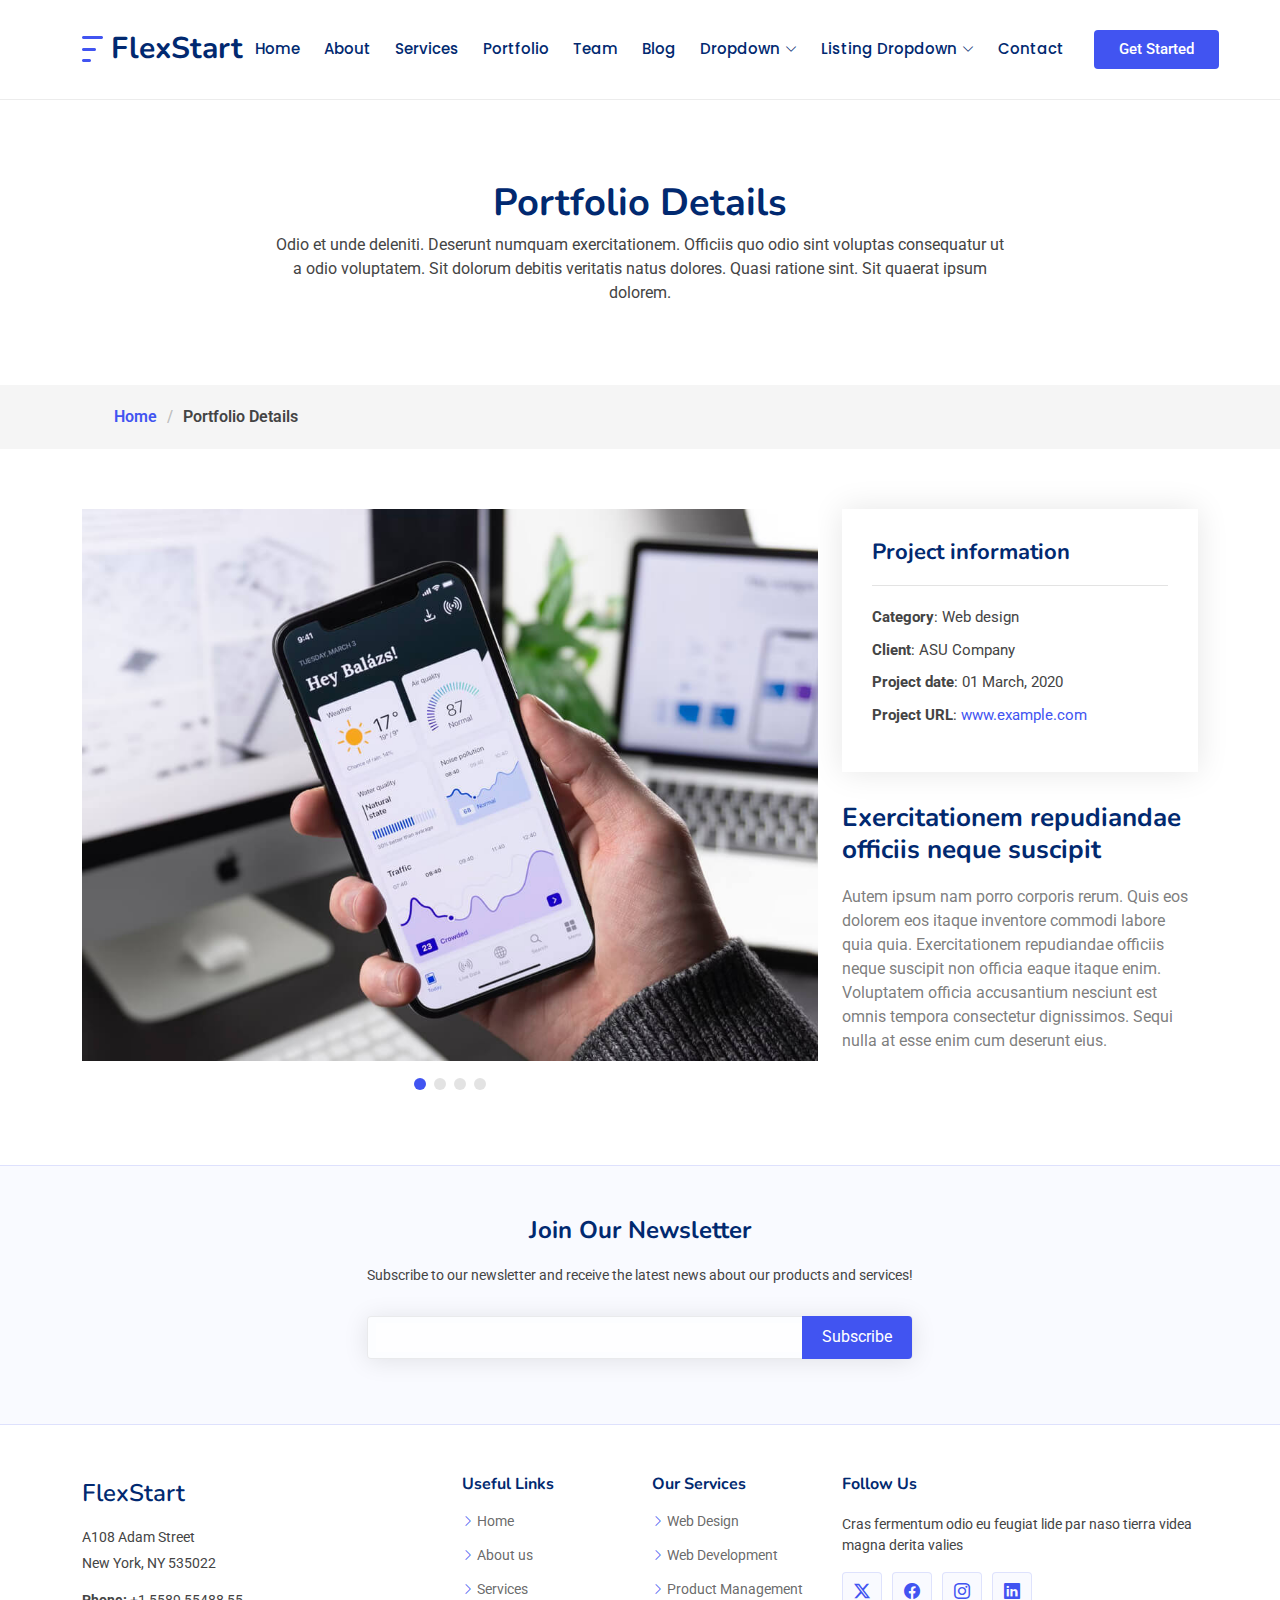
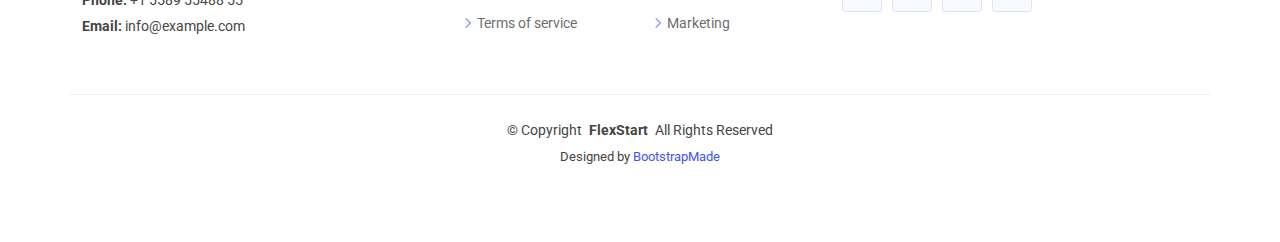
<file: portfolio-details.html>
<!DOCTYPE html>
<html lang="en">

<head>
  <meta charset="utf-8">
  <meta content="width=device-width, initial-scale=1.0" name="viewport">
  <title>Portfolio Details - FlexStart Bootstrap Template</title>
  <meta name="description" content="">
  <meta name="keywords" content="">

  <!-- Favicons -->
  <link href="assets/img/favicon.png" rel="icon">
  <link href="assets/img/apple-touch-icon.png" rel="apple-touch-icon">

  <!-- Fonts -->
  <link href="https://fonts.googleapis.com" rel="preconnect">
  <link href="https://fonts.gstatic.com" rel="preconnect" crossorigin>
  <link href="https://fonts.googleapis.com/css2?family=Roboto:ital,wght@0,100;0,300;0,400;0,500;0,700;0,900;1,100;1,300;1,400;1,500;1,700;1,900&family=Poppins:ital,wght@0,100;0,200;0,300;0,400;0,500;0,600;0,700;0,800;0,900;1,100;1,200;1,300;1,400;1,500;1,600;1,700;1,800;1,900&family=Nunito:ital,wght@0,200;0,300;0,400;0,500;0,600;0,700;0,800;0,900;1,200;1,300;1,400;1,500;1,600;1,700;1,800;1,900&display=swap" rel="stylesheet">

  <!-- Vendor CSS Files -->
  <link href="assets/vendor/bootstrap/css/bootstrap.min.css" rel="stylesheet">
  <link href="assets/vendor/bootstrap-icons/bootstrap-icons.css" rel="stylesheet">
  <link href="assets/vendor/aos/aos.css" rel="stylesheet">
  <link href="assets/vendor/glightbox/css/glightbox.min.css" rel="stylesheet">
  <link href="assets/vendor/swiper/swiper-bundle.min.css" rel="stylesheet">

  <!-- Main CSS File -->
  <link href="assets/css/main.css" rel="stylesheet">

  <!-- =======================================================
  * Template Name: FlexStart
  * Template URL: https://bootstrapmade.com/flexstart-bootstrap-startup-template/
  * Updated: Aug 07 2024 with Bootstrap v5.3.3
  * Author: BootstrapMade.com
  * License: https://bootstrapmade.com/license/
  ======================================================== -->
</head>

<body class="portfolio-details-page">

  <header id="header" class="header d-flex align-items-center sticky-top">
    <div class="container-fluid container-xl position-relative d-flex align-items-center">

      <a href="index.html" class="logo d-flex align-items-center me-auto">
        <!-- Uncomment the line below if you also wish to use an image logo -->
        <img src="assets/img/logo.png" alt="">
        <h1 class="sitename">FlexStart</h1>
      </a>

      <nav id="navmenu" class="navmenu">
        <ul>
          <li><a href="#hero">Home<br></a></li>
          <li><a href="#about">About</a></li>
          <li><a href="#services">Services</a></li>
          <li><a href="#portfolio">Portfolio</a></li>
          <li><a href="#team">Team</a></li>
          <li><a href="blog.html">Blog</a></li>
          <li class="dropdown"><a href="#"><span>Dropdown</span> <i class="bi bi-chevron-down toggle-dropdown"></i></a>
            <ul>
              <li><a href="#">Dropdown 1</a></li>
              <li class="dropdown"><a href="#"><span>Deep Dropdown</span> <i class="bi bi-chevron-down toggle-dropdown"></i></a>
                <ul>
                  <li><a href="#">Deep Dropdown 1</a></li>
                  <li><a href="#">Deep Dropdown 2</a></li>
                  <li><a href="#">Deep Dropdown 3</a></li>
                  <li><a href="#">Deep Dropdown 4</a></li>
                  <li><a href="#">Deep Dropdown 5</a></li>
                </ul>
              </li>
              <li><a href="#">Dropdown 2</a></li>
              <li><a href="#">Dropdown 3</a></li>
              <li><a href="#">Dropdown 4</a></li>
            </ul>
          </li>
          <li class="listing-dropdown"><a href="#"><span>Listing Dropdown</span> <i class="bi bi-chevron-down toggle-dropdown"></i></a>
            <ul>
              <li>
                <a href="#">Column 1 link 1</a>
                <a href="#">Column 1 link 2</a>
                <a href="#">Column 1 link 3</a>
              </li>
              <li>
                <a href="#">Column 2 link 1</a>
                <a href="#">Column 2 link 2</a>
                <a href="#">Column 3 link 3</a>
              </li>
              <li>
                <a href="#">Column 3 link 1</a>
                <a href="#">Column 3 link 2</a>
                <a href="#">Column 3 link 3</a>
              </li>
              <li>
                <a href="#">Column 4 link 1</a>
                <a href="#">Column 4 link 2</a>
                <a href="#">Column 4 link 3</a>
              </li>
              <li>
                <a href="#">Column 5 link 1</a>
                <a href="#">Column 5 link 2</a>
                <a href="#">Column 5 link 3</a>
              </li>
            </ul>
          </li>
          <li><a href="#contact">Contact</a></li>
        </ul>
        <i class="mobile-nav-toggle d-xl-none bi bi-list"></i>
      </nav>

      <a class="btn-getstarted flex-md-shrink-0" href="index.html#about">Get Started</a>

    </div>
  </header>

  <main class="main">

    <!-- Page Title -->
    <div class="page-title">
      <div class="heading">
        <div class="container">
          <div class="row d-flex justify-content-center text-center">
            <div class="col-lg-8">
              <h1>Portfolio Details</h1>
              <p class="mb-0">Odio et unde deleniti. Deserunt numquam exercitationem. Officiis quo odio sint voluptas consequatur ut a odio voluptatem. Sit dolorum debitis veritatis natus dolores. Quasi ratione sint. Sit quaerat ipsum dolorem.</p>
            </div>
          </div>
        </div>
      </div>
      <nav class="breadcrumbs">
        <div class="container">
          <ol>
            <li><a href="index.html">Home</a></li>
            <li class="current">Portfolio Details</li>
          </ol>
        </div>
      </nav>
    </div><!-- End Page Title -->

    <!-- Portfolio Details Section -->
    <section id="portfolio-details" class="portfolio-details section">

      <div class="container" data-aos="fade-up" data-aos-delay="100">

        <div class="row gy-4">

          <div class="col-lg-8">
            <div class="portfolio-details-slider swiper init-swiper">

              <script type="application/json" class="swiper-config">
                {
                  "loop": true,
                  "speed": 600,
                  "autoplay": {
                    "delay": 5000
                  },
                  "slidesPerView": "auto",
                  "pagination": {
                    "el": ".swiper-pagination",
                    "type": "bullets",
                    "clickable": true
                  }
                }
              </script>

              <div class="swiper-wrapper align-items-center">

                <div class="swiper-slide">
                  <img src="assets/img/portfolio/app-1.jpg" alt="">
                </div>

                <div class="swiper-slide">
                  <img src="assets/img/portfolio/product-1.jpg" alt="">
                </div>

                <div class="swiper-slide">
                  <img src="assets/img/portfolio/branding-1.jpg" alt="">
                </div>

                <div class="swiper-slide">
                  <img src="assets/img/portfolio/books-1.jpg" alt="">
                </div>

              </div>
              <div class="swiper-pagination"></div>
            </div>
          </div>

          <div class="col-lg-4">
            <div class="portfolio-info" data-aos="fade-up" data-aos-delay="200">
              <h3>Project information</h3>
              <ul>
                <li><strong>Category</strong>: Web design</li>
                <li><strong>Client</strong>: ASU Company</li>
                <li><strong>Project date</strong>: 01 March, 2020</li>
                <li><strong>Project URL</strong>: <a href="#">www.example.com</a></li>
              </ul>
            </div>
            <div class="portfolio-description" data-aos="fade-up" data-aos-delay="300">
              <h2>Exercitationem repudiandae officiis neque suscipit</h2>
              <p>
                Autem ipsum nam porro corporis rerum. Quis eos dolorem eos itaque inventore commodi labore quia quia. Exercitationem repudiandae officiis neque suscipit non officia eaque itaque enim. Voluptatem officia accusantium nesciunt est omnis tempora consectetur dignissimos. Sequi nulla at esse enim cum deserunt eius.
              </p>
            </div>
          </div>

        </div>

      </div>

    </section><!-- /Portfolio Details Section -->

  </main>

  <footer id="footer" class="footer">

    <div class="footer-newsletter">
      <div class="container">
        <div class="row justify-content-center text-center">
          <div class="col-lg-6">
            <h4>Join Our Newsletter</h4>
            <p>Subscribe to our newsletter and receive the latest news about our products and services!</p>
            <form action="forms/newsletter.php" method="post" class="php-email-form">
              <div class="newsletter-form"><input type="email" name="email"><input type="submit" value="Subscribe"></div>
              <div class="loading">Loading</div>
              <div class="error-message"></div>
              <div class="sent-message">Your subscription request has been sent. Thank you!</div>
            </form>
          </div>
        </div>
      </div>
    </div>

    <div class="container footer-top">
      <div class="row gy-4">
        <div class="col-lg-4 col-md-6 footer-about">
          <a href="index.html" class="d-flex align-items-center">
            <span class="sitename">FlexStart</span>
          </a>
          <div class="footer-contact pt-3">
            <p>A108 Adam Street</p>
            <p>New York, NY 535022</p>
            <p class="mt-3"><strong>Phone:</strong> <span>+1 5589 55488 55</span></p>
            <p><strong>Email:</strong> <span>info@example.com</span></p>
          </div>
        </div>

        <div class="col-lg-2 col-md-3 footer-links">
          <h4>Useful Links</h4>
          <ul>
            <li><i class="bi bi-chevron-right"></i> <a href="#">Home</a></li>
            <li><i class="bi bi-chevron-right"></i> <a href="#">About us</a></li>
            <li><i class="bi bi-chevron-right"></i> <a href="#">Services</a></li>
            <li><i class="bi bi-chevron-right"></i> <a href="#">Terms of service</a></li>
          </ul>
        </div>

        <div class="col-lg-2 col-md-3 footer-links">
          <h4>Our Services</h4>
          <ul>
            <li><i class="bi bi-chevron-right"></i> <a href="#">Web Design</a></li>
            <li><i class="bi bi-chevron-right"></i> <a href="#">Web Development</a></li>
            <li><i class="bi bi-chevron-right"></i> <a href="#">Product Management</a></li>
            <li><i class="bi bi-chevron-right"></i> <a href="#">Marketing</a></li>
          </ul>
        </div>

        <div class="col-lg-4 col-md-12">
          <h4>Follow Us</h4>
          <p>Cras fermentum odio eu feugiat lide par naso tierra videa magna derita valies</p>
          <div class="social-links d-flex">
            <a href=""><i class="bi bi-twitter-x"></i></a>
            <a href=""><i class="bi bi-facebook"></i></a>
            <a href=""><i class="bi bi-instagram"></i></a>
            <a href=""><i class="bi bi-linkedin"></i></a>
          </div>
        </div>

      </div>
    </div>

    <div class="container copyright text-center mt-4">
      <p>© <span>Copyright</span> <strong class="px-1 sitename">FlexStart</strong> <span>All Rights Reserved</span></p>
      <div class="credits">
        <!-- All the links in the footer should remain intact. -->
        <!-- You can delete the links only if you've purchased the pro version. -->
        <!-- Licensing information: https://bootstrapmade.com/license/ -->
        <!-- Purchase the pro version with working PHP/AJAX contact form: [buy-url] -->
        Designed by <a href="https://bootstrapmade.com/">BootstrapMade</a>
      </div>
    </div>

  </footer>

  <!-- Scroll Top -->
  <a href="#" id="scroll-top" class="scroll-top d-flex align-items-center justify-content-center"><i class="bi bi-arrow-up-short"></i></a>

  <!-- Vendor JS Files -->
  <script src="assets/vendor/bootstrap/js/bootstrap.bundle.min.js"></script>
  <script src="assets/vendor/php-email-form/validate.js"></script>
  <script src="assets/vendor/aos/aos.js"></script>
  <script src="assets/vendor/glightbox/js/glightbox.min.js"></script>
  <script src="assets/vendor/purecounter/purecounter_vanilla.js"></script>
  <script src="assets/vendor/imagesloaded/imagesloaded.pkgd.min.js"></script>
  <script src="assets/vendor/isotope-layout/isotope.pkgd.min.js"></script>
  <script src="assets/vendor/swiper/swiper-bundle.min.js"></script>

  <!-- Main JS File -->
  <script src="assets/js/main.js"></script>

</body>

</html>
</file>
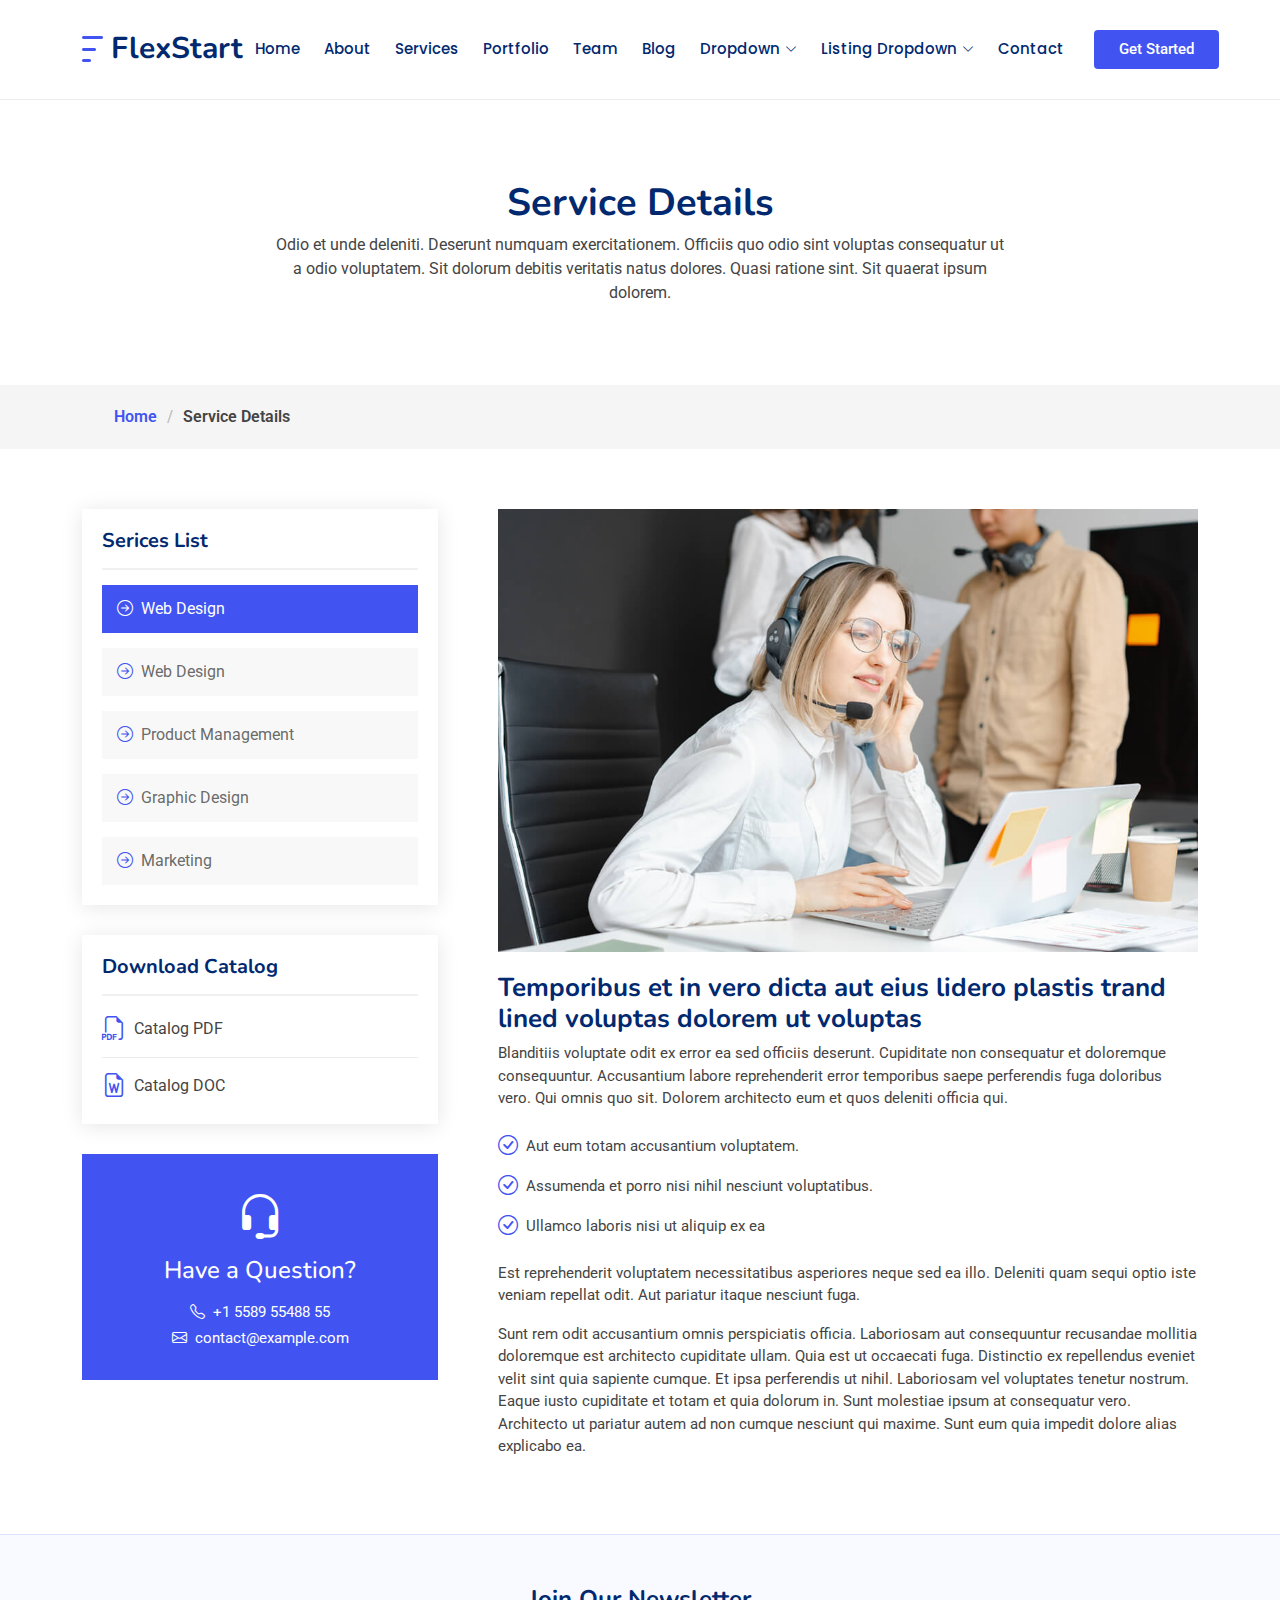
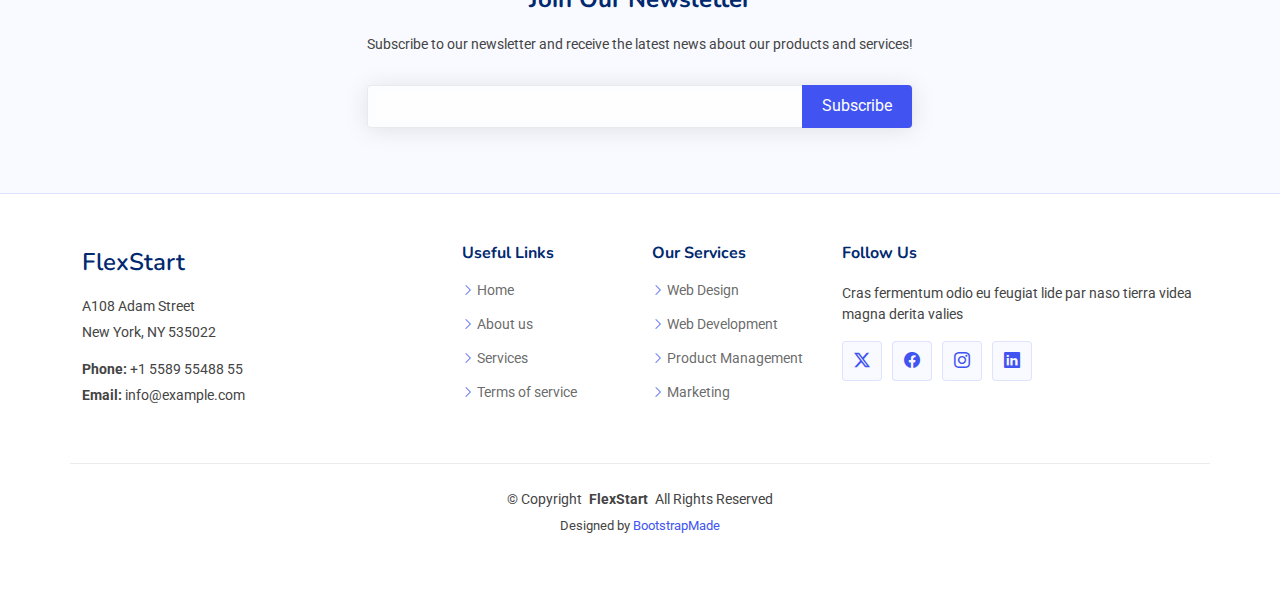
<file: service-details.html>
<!DOCTYPE html>
<html lang="en">

<head>
  <meta charset="utf-8">
  <meta content="width=device-width, initial-scale=1.0" name="viewport">
  <title>Service Details - FlexStart Bootstrap Template</title>
  <meta name="description" content="">
  <meta name="keywords" content="">

  <!-- Favicons -->
  <link href="assets/img/favicon.png" rel="icon">
  <link href="assets/img/apple-touch-icon.png" rel="apple-touch-icon">

  <!-- Fonts -->
  <link href="https://fonts.googleapis.com" rel="preconnect">
  <link href="https://fonts.gstatic.com" rel="preconnect" crossorigin>
  <link href="https://fonts.googleapis.com/css2?family=Roboto:ital,wght@0,100;0,300;0,400;0,500;0,700;0,900;1,100;1,300;1,400;1,500;1,700;1,900&family=Poppins:ital,wght@0,100;0,200;0,300;0,400;0,500;0,600;0,700;0,800;0,900;1,100;1,200;1,300;1,400;1,500;1,600;1,700;1,800;1,900&family=Nunito:ital,wght@0,200;0,300;0,400;0,500;0,600;0,700;0,800;0,900;1,200;1,300;1,400;1,500;1,600;1,700;1,800;1,900&display=swap" rel="stylesheet">

  <!-- Vendor CSS Files -->
  <link href="assets/vendor/bootstrap/css/bootstrap.min.css" rel="stylesheet">
  <link href="assets/vendor/bootstrap-icons/bootstrap-icons.css" rel="stylesheet">
  <link href="assets/vendor/aos/aos.css" rel="stylesheet">
  <link href="assets/vendor/glightbox/css/glightbox.min.css" rel="stylesheet">
  <link href="assets/vendor/swiper/swiper-bundle.min.css" rel="stylesheet">

  <!-- Main CSS File -->
  <link href="assets/css/main.css" rel="stylesheet">

  <!-- =======================================================
  * Template Name: FlexStart
  * Template URL: https://bootstrapmade.com/flexstart-bootstrap-startup-template/
  * Updated: Aug 07 2024 with Bootstrap v5.3.3
  * Author: BootstrapMade.com
  * License: https://bootstrapmade.com/license/
  ======================================================== -->
</head>

<body class="service-details-page">

  <header id="header" class="header d-flex align-items-center sticky-top">
    <div class="container-fluid container-xl position-relative d-flex align-items-center">

      <a href="index.html" class="logo d-flex align-items-center me-auto">
        <!-- Uncomment the line below if you also wish to use an image logo -->
        <img src="assets/img/logo.png" alt="">
        <h1 class="sitename">FlexStart</h1>
      </a>

      <nav id="navmenu" class="navmenu">
        <ul>
          <li><a href="#hero">Home<br></a></li>
          <li><a href="#about">About</a></li>
          <li><a href="#services">Services</a></li>
          <li><a href="#portfolio">Portfolio</a></li>
          <li><a href="#team">Team</a></li>
          <li><a href="blog.html">Blog</a></li>
          <li class="dropdown"><a href="#"><span>Dropdown</span> <i class="bi bi-chevron-down toggle-dropdown"></i></a>
            <ul>
              <li><a href="#">Dropdown 1</a></li>
              <li class="dropdown"><a href="#"><span>Deep Dropdown</span> <i class="bi bi-chevron-down toggle-dropdown"></i></a>
                <ul>
                  <li><a href="#">Deep Dropdown 1</a></li>
                  <li><a href="#">Deep Dropdown 2</a></li>
                  <li><a href="#">Deep Dropdown 3</a></li>
                  <li><a href="#">Deep Dropdown 4</a></li>
                  <li><a href="#">Deep Dropdown 5</a></li>
                </ul>
              </li>
              <li><a href="#">Dropdown 2</a></li>
              <li><a href="#">Dropdown 3</a></li>
              <li><a href="#">Dropdown 4</a></li>
            </ul>
          </li>
          <li class="listing-dropdown"><a href="#"><span>Listing Dropdown</span> <i class="bi bi-chevron-down toggle-dropdown"></i></a>
            <ul>
              <li>
                <a href="#">Column 1 link 1</a>
                <a href="#">Column 1 link 2</a>
                <a href="#">Column 1 link 3</a>
              </li>
              <li>
                <a href="#">Column 2 link 1</a>
                <a href="#">Column 2 link 2</a>
                <a href="#">Column 3 link 3</a>
              </li>
              <li>
                <a href="#">Column 3 link 1</a>
                <a href="#">Column 3 link 2</a>
                <a href="#">Column 3 link 3</a>
              </li>
              <li>
                <a href="#">Column 4 link 1</a>
                <a href="#">Column 4 link 2</a>
                <a href="#">Column 4 link 3</a>
              </li>
              <li>
                <a href="#">Column 5 link 1</a>
                <a href="#">Column 5 link 2</a>
                <a href="#">Column 5 link 3</a>
              </li>
            </ul>
          </li>
          <li><a href="#contact">Contact</a></li>
        </ul>
        <i class="mobile-nav-toggle d-xl-none bi bi-list"></i>
      </nav>

      <a class="btn-getstarted flex-md-shrink-0" href="index.html#about">Get Started</a>

    </div>
  </header>

  <main class="main">

    <!-- Page Title -->
    <div class="page-title">
      <div class="heading">
        <div class="container">
          <div class="row d-flex justify-content-center text-center">
            <div class="col-lg-8">
              <h1>Service Details</h1>
              <p class="mb-0">Odio et unde deleniti. Deserunt numquam exercitationem. Officiis quo odio sint voluptas consequatur ut a odio voluptatem. Sit dolorum debitis veritatis natus dolores. Quasi ratione sint. Sit quaerat ipsum dolorem.</p>
            </div>
          </div>
        </div>
      </div>
      <nav class="breadcrumbs">
        <div class="container">
          <ol>
            <li><a href="index.html">Home</a></li>
            <li class="current">Service Details</li>
          </ol>
        </div>
      </nav>
    </div><!-- End Page Title -->

    <!-- Service Details Section -->
    <section id="service-details" class="service-details section">

      <div class="container">

        <div class="row gy-5">

          <div class="col-lg-4" data-aos="fade-up" data-aos-delay="100">

            <div class="service-box">
              <h4>Serices List</h4>
              <div class="services-list">
                <a href="#" class="active"><i class="bi bi-arrow-right-circle"></i><span>Web Design</span></a>
                <a href="#"><i class="bi bi-arrow-right-circle"></i><span>Web Design</span></a>
                <a href="#"><i class="bi bi-arrow-right-circle"></i><span>Product Management</span></a>
                <a href="#"><i class="bi bi-arrow-right-circle"></i><span>Graphic Design</span></a>
                <a href="#"><i class="bi bi-arrow-right-circle"></i><span>Marketing</span></a>
              </div>
            </div><!-- End Services List -->

            <div class="service-box">
              <h4>Download Catalog</h4>
              <div class="download-catalog">
                <a href="#"><i class="bi bi-filetype-pdf"></i><span>Catalog PDF</span></a>
                <a href="#"><i class="bi bi-file-earmark-word"></i><span>Catalog DOC</span></a>
              </div>
            </div><!-- End Services List -->

            <div class="help-box d-flex flex-column justify-content-center align-items-center">
              <i class="bi bi-headset help-icon"></i>
              <h4>Have a Question?</h4>
              <p class="d-flex align-items-center mt-2 mb-0"><i class="bi bi-telephone me-2"></i> <span>+1 5589 55488 55</span></p>
              <p class="d-flex align-items-center mt-1 mb-0"><i class="bi bi-envelope me-2"></i> <a href="mailto:contact@example.com">contact@example.com</a></p>
            </div>

          </div>

          <div class="col-lg-8 ps-lg-5" data-aos="fade-up" data-aos-delay="200">
            <img src="assets/img/services.jpg" alt="" class="img-fluid services-img">
            <h3>Temporibus et in vero dicta aut eius lidero plastis trand lined voluptas dolorem ut voluptas</h3>
            <p>
              Blanditiis voluptate odit ex error ea sed officiis deserunt. Cupiditate non consequatur et doloremque consequuntur. Accusantium labore reprehenderit error temporibus saepe perferendis fuga doloribus vero. Qui omnis quo sit. Dolorem architecto eum et quos deleniti officia qui.
            </p>
            <ul>
              <li><i class="bi bi-check-circle"></i> <span>Aut eum totam accusantium voluptatem.</span></li>
              <li><i class="bi bi-check-circle"></i> <span>Assumenda et porro nisi nihil nesciunt voluptatibus.</span></li>
              <li><i class="bi bi-check-circle"></i> <span>Ullamco laboris nisi ut aliquip ex ea</span></li>
            </ul>
            <p>
              Est reprehenderit voluptatem necessitatibus asperiores neque sed ea illo. Deleniti quam sequi optio iste veniam repellat odit. Aut pariatur itaque nesciunt fuga.
            </p>
            <p>
              Sunt rem odit accusantium omnis perspiciatis officia. Laboriosam aut consequuntur recusandae mollitia doloremque est architecto cupiditate ullam. Quia est ut occaecati fuga. Distinctio ex repellendus eveniet velit sint quia sapiente cumque. Et ipsa perferendis ut nihil. Laboriosam vel voluptates tenetur nostrum. Eaque iusto cupiditate et totam et quia dolorum in. Sunt molestiae ipsum at consequatur vero. Architecto ut pariatur autem ad non cumque nesciunt qui maxime. Sunt eum quia impedit dolore alias explicabo ea.
            </p>
          </div>

        </div>

      </div>

    </section><!-- /Service Details Section -->

  </main>

  <footer id="footer" class="footer">

    <div class="footer-newsletter">
      <div class="container">
        <div class="row justify-content-center text-center">
          <div class="col-lg-6">
            <h4>Join Our Newsletter</h4>
            <p>Subscribe to our newsletter and receive the latest news about our products and services!</p>
            <form action="forms/newsletter.php" method="post" class="php-email-form">
              <div class="newsletter-form"><input type="email" name="email"><input type="submit" value="Subscribe"></div>
              <div class="loading">Loading</div>
              <div class="error-message"></div>
              <div class="sent-message">Your subscription request has been sent. Thank you!</div>
            </form>
          </div>
        </div>
      </div>
    </div>

    <div class="container footer-top">
      <div class="row gy-4">
        <div class="col-lg-4 col-md-6 footer-about">
          <a href="index.html" class="d-flex align-items-center">
            <span class="sitename">FlexStart</span>
          </a>
          <div class="footer-contact pt-3">
            <p>A108 Adam Street</p>
            <p>New York, NY 535022</p>
            <p class="mt-3"><strong>Phone:</strong> <span>+1 5589 55488 55</span></p>
            <p><strong>Email:</strong> <span>info@example.com</span></p>
          </div>
        </div>

        <div class="col-lg-2 col-md-3 footer-links">
          <h4>Useful Links</h4>
          <ul>
            <li><i class="bi bi-chevron-right"></i> <a href="#">Home</a></li>
            <li><i class="bi bi-chevron-right"></i> <a href="#">About us</a></li>
            <li><i class="bi bi-chevron-right"></i> <a href="#">Services</a></li>
            <li><i class="bi bi-chevron-right"></i> <a href="#">Terms of service</a></li>
          </ul>
        </div>

        <div class="col-lg-2 col-md-3 footer-links">
          <h4>Our Services</h4>
          <ul>
            <li><i class="bi bi-chevron-right"></i> <a href="#">Web Design</a></li>
            <li><i class="bi bi-chevron-right"></i> <a href="#">Web Development</a></li>
            <li><i class="bi bi-chevron-right"></i> <a href="#">Product Management</a></li>
            <li><i class="bi bi-chevron-right"></i> <a href="#">Marketing</a></li>
          </ul>
        </div>

        <div class="col-lg-4 col-md-12">
          <h4>Follow Us</h4>
          <p>Cras fermentum odio eu feugiat lide par naso tierra videa magna derita valies</p>
          <div class="social-links d-flex">
            <a href=""><i class="bi bi-twitter-x"></i></a>
            <a href=""><i class="bi bi-facebook"></i></a>
            <a href=""><i class="bi bi-instagram"></i></a>
            <a href=""><i class="bi bi-linkedin"></i></a>
          </div>
        </div>

      </div>
    </div>

    <div class="container copyright text-center mt-4">
      <p>© <span>Copyright</span> <strong class="px-1 sitename">FlexStart</strong> <span>All Rights Reserved</span></p>
      <div class="credits">
        <!-- All the links in the footer should remain intact. -->
        <!-- You can delete the links only if you've purchased the pro version. -->
        <!-- Licensing information: https://bootstrapmade.com/license/ -->
        <!-- Purchase the pro version with working PHP/AJAX contact form: [buy-url] -->
        Designed by <a href="https://bootstrapmade.com/">BootstrapMade</a>
      </div>
    </div>

  </footer>

  <!-- Scroll Top -->
  <a href="#" id="scroll-top" class="scroll-top d-flex align-items-center justify-content-center"><i class="bi bi-arrow-up-short"></i></a>

  <!-- Vendor JS Files -->
  <script src="assets/vendor/bootstrap/js/bootstrap.bundle.min.js"></script>
  <script src="assets/vendor/php-email-form/validate.js"></script>
  <script src="assets/vendor/aos/aos.js"></script>
  <script src="assets/vendor/glightbox/js/glightbox.min.js"></script>
  <script src="assets/vendor/purecounter/purecounter_vanilla.js"></script>
  <script src="assets/vendor/imagesloaded/imagesloaded.pkgd.min.js"></script>
  <script src="assets/vendor/isotope-layout/isotope.pkgd.min.js"></script>
  <script src="assets/vendor/swiper/swiper-bundle.min.js"></script>

  <!-- Main JS File -->
  <script src="assets/js/main.js"></script>

</body>

</html>
</file>
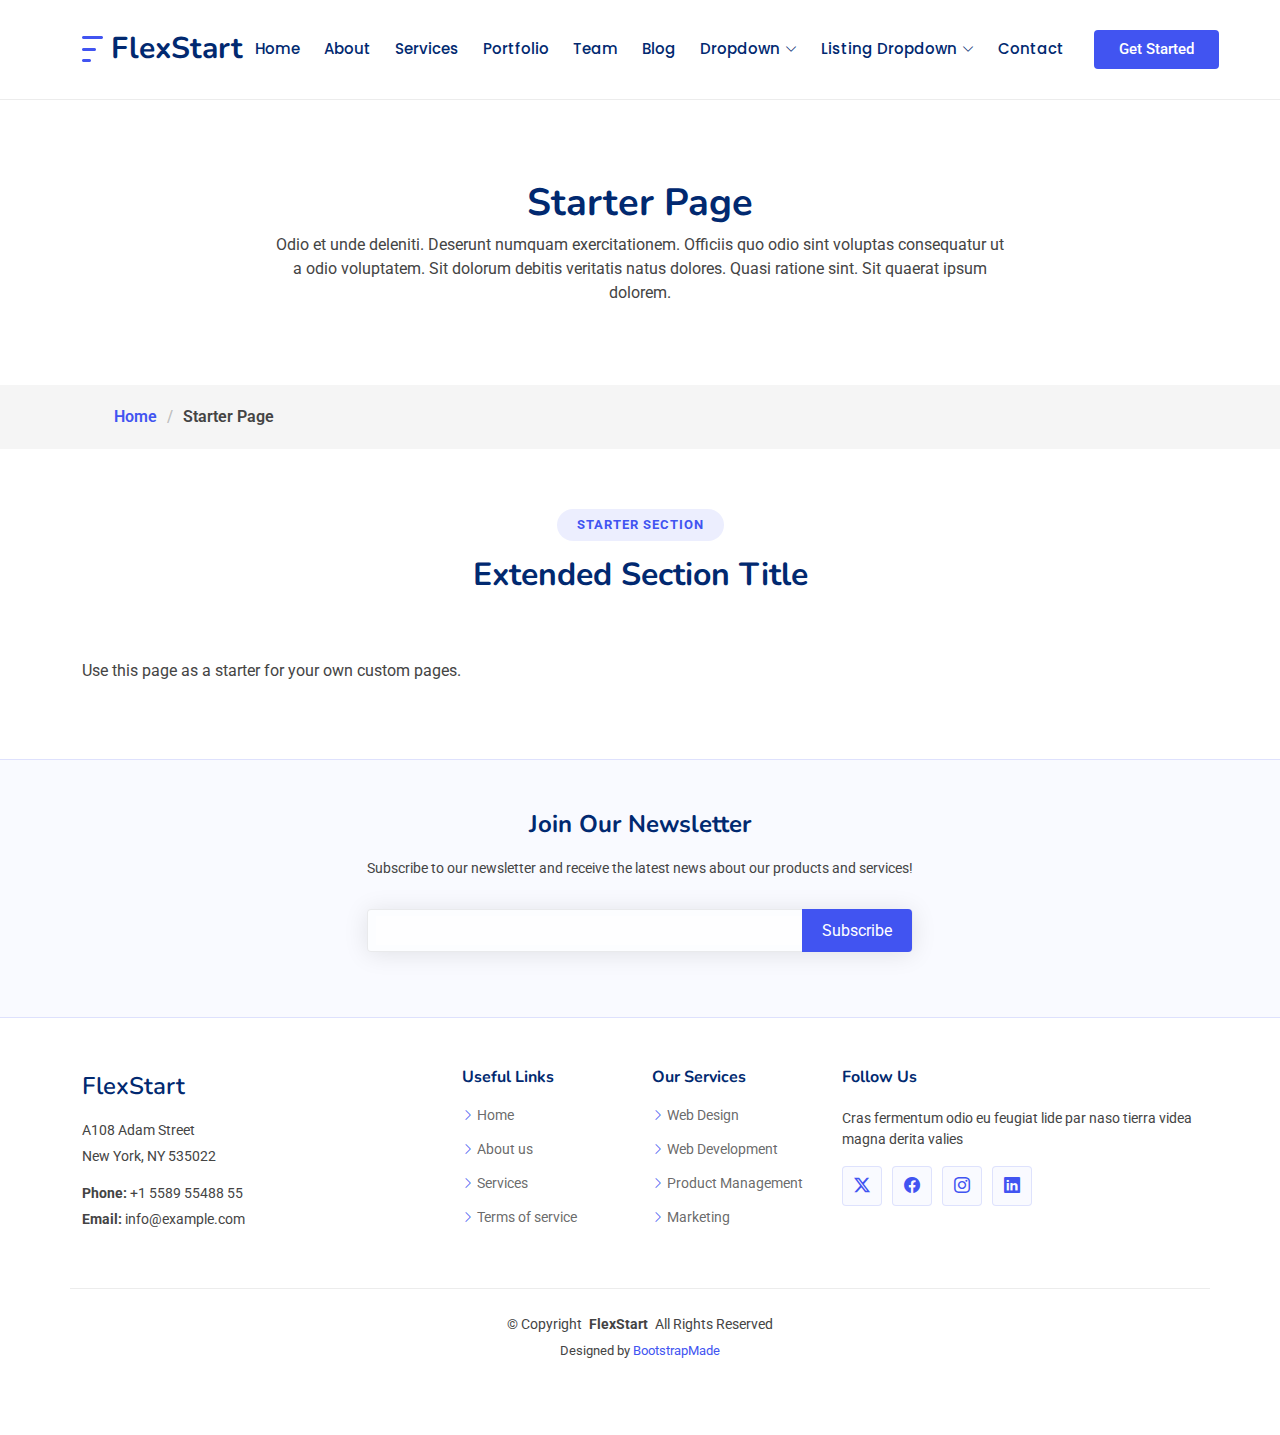
<file: starter-page.html>
<!DOCTYPE html>
<html lang="en">

<head>
  <meta charset="utf-8">
  <meta content="width=device-width, initial-scale=1.0" name="viewport">
  <title>Starter Page - FlexStart Bootstrap Template</title>
  <meta name="description" content="">
  <meta name="keywords" content="">

  <!-- Favicons -->
  <link href="assets/img/favicon.png" rel="icon">
  <link href="assets/img/apple-touch-icon.png" rel="apple-touch-icon">

  <!-- Fonts -->
  <link href="https://fonts.googleapis.com" rel="preconnect">
  <link href="https://fonts.gstatic.com" rel="preconnect" crossorigin>
  <link href="https://fonts.googleapis.com/css2?family=Roboto:ital,wght@0,100;0,300;0,400;0,500;0,700;0,900;1,100;1,300;1,400;1,500;1,700;1,900&family=Poppins:ital,wght@0,100;0,200;0,300;0,400;0,500;0,600;0,700;0,800;0,900;1,100;1,200;1,300;1,400;1,500;1,600;1,700;1,800;1,900&family=Nunito:ital,wght@0,200;0,300;0,400;0,500;0,600;0,700;0,800;0,900;1,200;1,300;1,400;1,500;1,600;1,700;1,800;1,900&display=swap" rel="stylesheet">

  <!-- Vendor CSS Files -->
  <link href="assets/vendor/bootstrap/css/bootstrap.min.css" rel="stylesheet">
  <link href="assets/vendor/bootstrap-icons/bootstrap-icons.css" rel="stylesheet">
  <link href="assets/vendor/aos/aos.css" rel="stylesheet">
  <link href="assets/vendor/glightbox/css/glightbox.min.css" rel="stylesheet">
  <link href="assets/vendor/swiper/swiper-bundle.min.css" rel="stylesheet">

  <!-- Main CSS File -->
  <link href="assets/css/main.css" rel="stylesheet">

  <!-- =======================================================
  * Template Name: FlexStart
  * Template URL: https://bootstrapmade.com/flexstart-bootstrap-startup-template/
  * Updated: Aug 07 2024 with Bootstrap v5.3.3
  * Author: BootstrapMade.com
  * License: https://bootstrapmade.com/license/
  ======================================================== -->
</head>

<body class="starter-page-page">

  <header id="header" class="header d-flex align-items-center sticky-top">
    <div class="container-fluid container-xl position-relative d-flex align-items-center">

      <a href="index.html" class="logo d-flex align-items-center me-auto">
        <!-- Uncomment the line below if you also wish to use an image logo -->
        <img src="assets/img/logo.png" alt="">
        <h1 class="sitename">FlexStart</h1>
      </a>

      <nav id="navmenu" class="navmenu">
        <ul>
          <li><a href="#hero">Home<br></a></li>
          <li><a href="#about">About</a></li>
          <li><a href="#services">Services</a></li>
          <li><a href="#portfolio">Portfolio</a></li>
          <li><a href="#team">Team</a></li>
          <li><a href="blog.html">Blog</a></li>
          <li class="dropdown"><a href="#"><span>Dropdown</span> <i class="bi bi-chevron-down toggle-dropdown"></i></a>
            <ul>
              <li><a href="#">Dropdown 1</a></li>
              <li class="dropdown"><a href="#"><span>Deep Dropdown</span> <i class="bi bi-chevron-down toggle-dropdown"></i></a>
                <ul>
                  <li><a href="#">Deep Dropdown 1</a></li>
                  <li><a href="#">Deep Dropdown 2</a></li>
                  <li><a href="#">Deep Dropdown 3</a></li>
                  <li><a href="#">Deep Dropdown 4</a></li>
                  <li><a href="#">Deep Dropdown 5</a></li>
                </ul>
              </li>
              <li><a href="#">Dropdown 2</a></li>
              <li><a href="#">Dropdown 3</a></li>
              <li><a href="#">Dropdown 4</a></li>
            </ul>
          </li>
          <li class="listing-dropdown"><a href="#"><span>Listing Dropdown</span> <i class="bi bi-chevron-down toggle-dropdown"></i></a>
            <ul>
              <li>
                <a href="#">Column 1 link 1</a>
                <a href="#">Column 1 link 2</a>
                <a href="#">Column 1 link 3</a>
              </li>
              <li>
                <a href="#">Column 2 link 1</a>
                <a href="#">Column 2 link 2</a>
                <a href="#">Column 3 link 3</a>
              </li>
              <li>
                <a href="#">Column 3 link 1</a>
                <a href="#">Column 3 link 2</a>
                <a href="#">Column 3 link 3</a>
              </li>
              <li>
                <a href="#">Column 4 link 1</a>
                <a href="#">Column 4 link 2</a>
                <a href="#">Column 4 link 3</a>
              </li>
              <li>
                <a href="#">Column 5 link 1</a>
                <a href="#">Column 5 link 2</a>
                <a href="#">Column 5 link 3</a>
              </li>
            </ul>
          </li>
          <li><a href="#contact">Contact</a></li>
        </ul>
        <i class="mobile-nav-toggle d-xl-none bi bi-list"></i>
      </nav>

      <a class="btn-getstarted flex-md-shrink-0" href="index.html#about">Get Started</a>

    </div>
  </header>

  <main class="main">

    <!-- Page Title -->
    <div class="page-title">
      <div class="heading">
        <div class="container">
          <div class="row d-flex justify-content-center text-center">
            <div class="col-lg-8">
              <h1>Starter Page</h1>
              <p class="mb-0">Odio et unde deleniti. Deserunt numquam exercitationem. Officiis quo odio sint voluptas consequatur ut a odio voluptatem. Sit dolorum debitis veritatis natus dolores. Quasi ratione sint. Sit quaerat ipsum dolorem.</p>
            </div>
          </div>
        </div>
      </div>
      <nav class="breadcrumbs">
        <div class="container">
          <ol>
            <li><a href="index.html">Home</a></li>
            <li class="current">Starter Page</li>
          </ol>
        </div>
      </nav>
    </div><!-- End Page Title -->

    <!-- Starter Section Section -->
    <section id="starter-section" class="starter-section section">

      <!-- Section Title -->
      <div class="container section-title" data-aos="fade-up">
        <h2>Starter Section</h2>
        <p>Extended Section Title</p>
      </div><!-- End Section Title -->

      <div class="container" data-aos="fade-up">
        <p>Use this page as a starter for your own custom pages.</p>
      </div>

    </section><!-- /Starter Section Section -->

  </main>

  <footer id="footer" class="footer">

    <div class="footer-newsletter">
      <div class="container">
        <div class="row justify-content-center text-center">
          <div class="col-lg-6">
            <h4>Join Our Newsletter</h4>
            <p>Subscribe to our newsletter and receive the latest news about our products and services!</p>
            <form action="forms/newsletter.php" method="post" class="php-email-form">
              <div class="newsletter-form"><input type="email" name="email"><input type="submit" value="Subscribe"></div>
              <div class="loading">Loading</div>
              <div class="error-message"></div>
              <div class="sent-message">Your subscription request has been sent. Thank you!</div>
            </form>
          </div>
        </div>
      </div>
    </div>

    <div class="container footer-top">
      <div class="row gy-4">
        <div class="col-lg-4 col-md-6 footer-about">
          <a href="index.html" class="d-flex align-items-center">
            <span class="sitename">FlexStart</span>
          </a>
          <div class="footer-contact pt-3">
            <p>A108 Adam Street</p>
            <p>New York, NY 535022</p>
            <p class="mt-3"><strong>Phone:</strong> <span>+1 5589 55488 55</span></p>
            <p><strong>Email:</strong> <span>info@example.com</span></p>
          </div>
        </div>

        <div class="col-lg-2 col-md-3 footer-links">
          <h4>Useful Links</h4>
          <ul>
            <li><i class="bi bi-chevron-right"></i> <a href="#">Home</a></li>
            <li><i class="bi bi-chevron-right"></i> <a href="#">About us</a></li>
            <li><i class="bi bi-chevron-right"></i> <a href="#">Services</a></li>
            <li><i class="bi bi-chevron-right"></i> <a href="#">Terms of service</a></li>
          </ul>
        </div>

        <div class="col-lg-2 col-md-3 footer-links">
          <h4>Our Services</h4>
          <ul>
            <li><i class="bi bi-chevron-right"></i> <a href="#">Web Design</a></li>
            <li><i class="bi bi-chevron-right"></i> <a href="#">Web Development</a></li>
            <li><i class="bi bi-chevron-right"></i> <a href="#">Product Management</a></li>
            <li><i class="bi bi-chevron-right"></i> <a href="#">Marketing</a></li>
          </ul>
        </div>

        <div class="col-lg-4 col-md-12">
          <h4>Follow Us</h4>
          <p>Cras fermentum odio eu feugiat lide par naso tierra videa magna derita valies</p>
          <div class="social-links d-flex">
            <a href=""><i class="bi bi-twitter-x"></i></a>
            <a href=""><i class="bi bi-facebook"></i></a>
            <a href=""><i class="bi bi-instagram"></i></a>
            <a href=""><i class="bi bi-linkedin"></i></a>
          </div>
        </div>

      </div>
    </div>

    <div class="container copyright text-center mt-4">
      <p>© <span>Copyright</span> <strong class="px-1 sitename">FlexStart</strong> <span>All Rights Reserved</span></p>
      <div class="credits">
        <!-- All the links in the footer should remain intact. -->
        <!-- You can delete the links only if you've purchased the pro version. -->
        <!-- Licensing information: https://bootstrapmade.com/license/ -->
        <!-- Purchase the pro version with working PHP/AJAX contact form: [buy-url] -->
        Designed by <a href="https://bootstrapmade.com/">BootstrapMade</a>
      </div>
    </div>

  </footer>

  <!-- Scroll Top -->
  <a href="#" id="scroll-top" class="scroll-top d-flex align-items-center justify-content-center"><i class="bi bi-arrow-up-short"></i></a>

  <!-- Vendor JS Files -->
  <script src="assets/vendor/bootstrap/js/bootstrap.bundle.min.js"></script>
  <script src="assets/vendor/php-email-form/validate.js"></script>
  <script src="assets/vendor/aos/aos.js"></script>
  <script src="assets/vendor/glightbox/js/glightbox.min.js"></script>
  <script src="assets/vendor/purecounter/purecounter_vanilla.js"></script>
  <script src="assets/vendor/imagesloaded/imagesloaded.pkgd.min.js"></script>
  <script src="assets/vendor/isotope-layout/isotope.pkgd.min.js"></script>
  <script src="assets/vendor/swiper/swiper-bundle.min.js"></script>

  <!-- Main JS File -->
  <script src="assets/js/main.js"></script>

</body>

</html>
</file>
<file: assets/css/banner_n.css>
/*--------------------------------------------------------------
# Banner new Section Start
--------------------------------------------------------------*/
.banner_n {
    width: 100%;
    min-height: 100vh;
    position: relative;
    padding: 80px 0 60px 0;
    display: flex;
    align-items: center;
    background: url(../img/hero-bg.png) top center no-repeat;
    background-size: cover;
    background: linear-gradient(90deg, rgba(255,255,255,1) 0%, rgba(247,249,250,1) 35%, rgba(235,235,236,1) 100%);
background: url(/assets/img/bb/greybg.png) repeat-y;
padding-top: 0px !important;
  }
  .banner_n .b_container {
    /* padding-top: 40px; */
  }
  
  .banner_n h1 {
    margin: 0;
    font-size: 54px;
    font-weight: 700;
    line-height: 70px;
    color: #000;
    margin-bottom: 10px;
  }
  
  .banner_n p {
    color: color-mix(in srgb, var(--default-color), transparent 30%);
    margin: 5px 0 30px 0;
    font-size: 20px;
    font-weight: 400;
  }
  
 .banner_n ul{
    line-height: 28px;
    font-size: 16px;
    color:  #3D3D3D;
    margin-bottom: 20px;
    padding: 0;
    margin: 0;
    padding-bottom: 20px;
     }
    
    
     .banner_n ul li{
        list-style: none;
        
     }
     .banner_n ul li:before {
        content: "";
        display: inline-block;
        width: 20px;
        height: 20px;
        background-image: url("assets/images/tick1.png");
        background-image: url("/assets/img/bb/tick1.svg");
        background-size: contain;
        background-repeat: no-repeat;
        margin-right: 5px; /* Adjust the margin as needed */
        vertical-align: middle;
      }
     .banner_n ul li strong{
        
     }
    
     .banner_n .btn{ 
    
     border: 1px solid #8F42A9;
     color:  #8F42A9;
     
        /* font-family: Segoe UI; */
 font-size: 18px;
    font-weight: 700;
    line-height: 24px;
    text-align: center;
    
     }

     


  .banner_n .btn-get-started {
    color: var(--contrast-color);
    background: var(--accent-color);
    font-family: var(--heading-font);
    font-weight: 500;
    font-size: 16px;
    letter-spacing: 1px;
    display: flex;
    align-items: center;
    justify-content: center;
    padding: 12px 40px;
    border-radius: 4px;
    transition: 0.5s;
    box-shadow: 0 8px 28px rgba(0, 0, 0, 0.1);
   
font-size: 18px;
font-weight: 700;
line-height: 24px;
text-align: center;
text-transform: uppercase;

  }
  
  .banner_n .btn-get-started i {
    margin-left: 5px;
    font-size: 18px;
    transition: 0.3s;
  }
  
  .banner_n .btn-get-started:hover {
    color: var(--contrast-color);
    background: color-mix(in srgb, var(--accent-color), transparent 15%);
    box-shadow: 0 8px 28px rgba(0, 0, 0, 0.1);
  }
  
  .banner_n .btn-get-started:hover i {
    transform: translateX(5px);
  }
  
  .banner_n .btn-light{
border: 1px solid #8F42A9;;
    background-color: #fff;
    color: #8F42A9;
 }
 .banner_n .btn-light:hover{
    background-color: #8F42A9;
    color: #fff;
 }

 .banner_n .btn-dark{

   }
   .banner_n .btn-dark:hover{
      background-color: #fff;
      color: #8F42A9;
      border: 1px solid #8F42A9;;
   }

  .banner_n .btn-watch-video {
    font-size: 16px;
    transition: 0.5s;
    color: var(--default-color);
    font-weight: 600;
  }
  
  .banner_n .btn-watch-video i {
    color: var(--accent-color);
    font-size: 32px;
    transition: 0.3s;
    line-height: 0;
    margin-right: 8px;
  }
  
  .banner_n .btn-watch-video:hover {
    color: var(--accent-color);
  }
  
  .banner_n .btn-watch-video:hover i {
    color: color-mix(in srgb, var(--accent-color), transparent 15%);
  }
  
  .banner_n .animated {
    animation: up-down 2s ease-in-out infinite alternate-reverse both;
  }
  
  @media (min-width: 1200px) {
    .b_container{
        max-width: 1322px;
      }
  }

  @media (max-width: 640px) {
    .banner_n h1 {
      font-size: 28px;
      line-height: 36px;
    }
  
    .banner_n p {
      font-size: 18px;
      line-height: 24px;
      margin-bottom: 30px;
    }
  }


/*--------------------------------------------------------------
# Banner new Section End
--------------------------------------------------------------*/

/* css below remove later */


.why_bb{

    margin-top: 60px;
    margin-bottom: 60px;
}

.why_bb h2{
    font-size: 50px;
    text-align: center;
   
    /* font-family: 'Segoe UI', 'San Francisco Display', Tahoma, Geneva, Verdana, sans-serif; */
    line-height: 66px;
    color: #000;
    font-weight: 600;


    
}
.why_bb .panel{
    border: 0;
}
.why_bb .panel-heading .accordion-toggle:after {
   /* symbol for "opening" panels */
   font-family: 'Glyphicons Halflings';  /* essential for enabling glyphicon */
   content: "\e114";    /* adjust as needed, taken from bootstrap.css */
   float: right;        /* adjust as needed */
   color: grey;         /* adjust as needed */
}
.why_bb .panel-heading .accordion-toggle.collapsed:after {
   /* symbol for "collapsed" panels */
   content: "\e080";    /* adjust as needed, taken from bootstrap.css */
}

.why_bb .panel-heading {
    background: none;
    padding-left: 0;

font-size: 27px;
font-weight: 600;
line-height: 38px;
text-align: left;



}
.why_bb .panel-body{
    padding-left: 0;
}




@media (max-width: 1200px) {
    .logo{
        margin-right: auto ;
    }
}
</file>
<file: assets/css/why_us.css>
/*--------------------------------------------------------------
# About Section
--------------------------------------------------------------*/
.why_us {
  padding-top: 0 !important;
}
.why_us h2{

  font-size: 50px;
  text-align: center;

  line-height: 66px;
  color: #000;
  font-weight: 600;
}

.why_us .w_container {
    padding-top: 40px;
  }

  

/*--------------------------------------------------------------
# Why Us Faq Section
--------------------------------------------------------------*/
.why_us .faq-container .faq-item {
  position: relative;
  padding: 20px 0;
  border-bottom: 1px solid color-mix(in srgb, var(--default-color), transparent 85%);
  overflow: hidden;
}

.why_us .faq-container .faq-item:last-child {
  margin-bottom: 0;
}

.why_us .faq-container .faq-item h3 {
  font-weight: 600;
  font-size: 16px;
  line-height: 24px;
  margin: 0 30px 0 0;
  transition: 0.3s;
  cursor: pointer;
  display: flex;
  align-items: center;
    
font-size: 27px;
font-weight: 600;
line-height: 38px;
color:  #3D3D3D;
}
.why_us .faq-container .faq-active h3 {
  color:  #3D3D3D;


text-align: left;

}
.why_us .faq-container .faq-item h3 .num {
  color: var(--accent-color);
  padding-right: 5px;
}

.why_us .faq-container .faq-item h3:hover {
  color: var(--accent-color);
}

.why_us .faq-container .faq-item .faq-content {
  display: grid;
  grid-template-rows: 0fr;
  transition: 0.3s ease-in-out;
  visibility: hidden;
  opacity: 0;
  display: none;
}

.why_us .faq-container .faq-item .faq-content p {
  margin-bottom: 0;
  overflow: hidden;
  
font-size: 22px;
font-weight: 400;
line-height: 38px;
text-align: left;
padding-right: 50px;


}

.why_us .faq-container .faq-item .faq-toggle {
  position: absolute;
  top: 35px;
  right: 20px;
  font-size: 16px;
  line-height: 0;
  transition: 0.3s;
  cursor: pointer;
}

.why_us .faq-container .faq-item .faq-toggle:hover {
  color: var(--accent-color);
}



.why_us .faq-container .faq-active .faq-content {
  grid-template-rows: 1fr;
  visibility: visible;
  opacity: 1;
  padding-top: 10px;
  display: block;
}

.why_us .faq-container .faq-active .faq-toggle {
  transform: rotate(90deg);
  /* color: var(--accent-color); */
}
.why_us .faq-container a i:before {
  content: "\f135";
  position: relative;
  top: 3px;
  font-size: 30px;

}
.why_us .faq-content span{ 

font-size: 24px;
font-weight: 600;
line-height: 35.83px;
text-align: center;
text-transform: uppercase;
}
.why_us .faq-content a { display: inline; }
/*--------------------------------------------------------------
# Why Us Faq Section End
--------------------------------------------------------------*/

  @media (min-width: 1200px) {
    .w_container{
        max-width: 1322px;
      }
  }

  /*--------------------------------------------------------------
# Pay Option  Section Start
--------------------------------------------------------------*/


/*--------------------------------------------------------------
# Pay Option  Section End
--------------------------------------------------------------*/
.pay_option{
  background-color: blue;
}
.pay_option img{
  max-width: 100%;
}


.pay_option h2 {

  font-size: 50px;
  font-weight: 600;
  line-height: 66.5px;
  text-align: left;
  color: #000;
  }

  .pay_option p {

    font-family: Segoe UI;
font-size: 22px;
font-weight: 400;
line-height: 36px;
text-align: left;

  }
  .pay_option a  span {
    font-size: 24px;
    font-weight: 600;
    line-height: 36px;
    text-align: center;
    text-transform: uppercase;
  }

  .pay_option a i:before {
    content: "\f135";
    position: relative;
    top: 3px;
    font-size: 30px;
}
</file>
<file: assets/css/tabs_bb.css>
/*--------------------------------------------------------------
# Tabs Section Start
--------------------------------------------------------------*/
.tabs_bb{
     /* background: linear-gradient(90deg, rgba(255, 255, 255, 1) 0%, rgba(247, 249, 250, 1) 35%, rgba(235, 235, 236, 1) 100%);
    background: url(/assets/img/bb/greybg.png) repeat-y;} */

    background: linear-gradient(317.52deg, rgba(235, 235, 235, 0.9) 35.36%, rgba(245, 249, 255, 0) 90.6%);
  
}

.tabs_bb .container-fluid{
    /* background: linear-gradient(90deg, rgba(255, 255, 255, 1) 0%, rgba(247, 249, 250, 1) 35%, rgba(235, 235, 236, 1) 100%);
    background: url(/assets/img/bb/greybg.png) repeat-y; */
}


.tabs_bb .feature-box {
    padding: 8px 2px;
    /* box-shadow: 0px 0 30px rgba(0, 0, 0, 0.1); */
    transition: 0.3s;
    height: 100%;
  }
  
  .tabs_bb .feature-box h3 {
    font-size: 18px;
   
font-size: 16px;

line-height: 28px;
text-align: left;
color: #000;

  }
  
  .tabs_bb .feature-box i {
    background: color-mix(in srgb, var(--accent-color), transparent 92%);
    background: #DEDEDE;

    color: var(--accent-color);
    color:  #000;

    line-height: 0;
    padding: 12px;
    margin-right: 10px;
    font-size: 24px;
    border-radius: 8px;
    transition: 0.3s;

  }
  
  .tabs_bb .feature-box:hover i {
    /* background: var(--accent-color); */
    /* color: var(--contrast-color); */
  }
  .tabs_bb .bi-check::before{
    padding: 1px;
    border: 2px solid #000;
    border-radius: 7px;
  }
  .tabs_bb .tabs_container .nav-pills .nav-link{
    background-color:  #F2F2F2;

    margin-right: 1.4rem;
   
font-size: 20px;
font-weight: 400;
line-height: 18px;
letter-spacing: 0.6px;
text-align: center;
color: #3D3D3D;
padding: 12px 20px;
border-radius: 24px;


  }
  .tabs_bb .tabs_container .nav-pills .nav-link.active{
background-color: #000;
color: #fff;

  }
  .tabs_bb .tab-pane .col-xl-6{
    padding: 0 40px;

  }
  .tabs_bb .tab-pane h2{
  
    font-size: 50px;
    font-weight: 600;
    line-height: 66px;
    text-align: left;
    color: #000;
    padding-bottom: 10px;
    }
    .tabs_bb .tab-pane p{
        font-family: Segoe UI;
font-size: 22px;
font-weight: 400;
line-height: 29px;
text-align: left;
padding-bottom: 20px;
    }
  /*--------------------------------------------------------------
# Tabs Section End
--------------------------------------------------------------*/

@media (min-width: 1200px) {
    .tabs_container{
        max-width: 1322px;
      }
  }
</file>
<file: assets/css/banner.css>
.header {
    padding: 30px 0;
}
.banner1{ 
    background: rgb(255,255,255);
background: linear-gradient(90deg, rgba(255,255,255,1) 0%, rgba(247,249,250,1) 35%, rgba(235,235,236,1) 100%);
background: url(assets/images/greybg.png) repeat-y;
}
.banner1.app-holder .app-desc  h3{
    color: black;
 }

 .banner1 h2{
    font-size: 54px;
    font-size: 53px;

    /* font-family: 'Segoe UI', 'San Francisco Display', Tahoma, Geneva, Verdana, sans-serif; */

    line-height: 70px;
    color: #000;
    font-weight: 700;
 }

 .banner1 ul{
line-height: 28px;
font-size: 16px;
color:  #3D3D3D;
margin-bottom: 20px;
 }


 .banner1 ul li{
    
 }
 .banner1 ul li:before {
    content: "";
    display: inline-block;
    width: 20px;
    height: 20px;
    background-image: url("assets/images/tick1.png");
    background-size: contain;
    background-repeat: no-repeat;
    margin-right: 5px; /* Adjust the margin as needed */
    vertical-align: middle;
  }
 .banner1 ul li strong{
    
 }

 .banner1 .btn{ 

 border: 1px solid #8F42A9;
 

 color:  #8F42A9;
 
    /* font-family: Segoe UI; */
font-size: 18px;
font-weight: 700;
line-height: 24px;
text-align: center;

 }

.banner1 .btn:hover{
    background-color: #8F42A9;
    color: #fff;
}
.banner1 .btn.dark{

    background-color: #8F42A9;
    color: #fff;
 }
 .banner1 .btn.dark:hover{
    background-color: #fff;
    color: #8F42A9;
 }

.why_bb{

    margin-top: 60px;
    margin-bottom: 60px;
}

.why_bb h2{
    font-size: 50px;
    text-align: center;
   
    /* font-family: 'Segoe UI', 'San Francisco Display', Tahoma, Geneva, Verdana, sans-serif; */
    line-height: 66px;
    color: #000;
    font-weight: 600;


    
}
.why_bb .panel{
    border: 0;
}
.why_bb .panel-heading .accordion-toggle:after {
   /* symbol for "opening" panels */
   font-family: 'Glyphicons Halflings';  /* essential for enabling glyphicon */
   content: "\e114";    /* adjust as needed, taken from bootstrap.css */
   float: right;        /* adjust as needed */
   color: grey;         /* adjust as needed */
}
.why_bb .panel-heading .accordion-toggle.collapsed:after {
   /* symbol for "collapsed" panels */
   content: "\e080";    /* adjust as needed, taken from bootstrap.css */
}

.why_bb .panel-heading {
    background: none;
    padding-left: 0;

font-size: 27px;
font-weight: 600;
line-height: 38px;
text-align: left;



}
.why_bb .panel-body{
    padding-left: 0;
}

.navbar-light{
    background: #fff;

}
ul.nav li.dropdown:hover ul.dropdown-menu{ display: block; }
.dropdown-toggle::after { 
margin-left: .255em;
vertical-align: .255em;
content: "";

border-right: .3em solid transparent;
border-bottom: 0;
border-top: 0;
border-left: .3em solid transparent;
content: "\f282";

font-family: bootstrap-icons !important;

vertical-align: -.125em;
-webkit-font-smoothing: antialiased;
float: right;
vertical-align: middle;
width: auto;

}
.navbar-nav  .dropdown-menu{ 
border: 0;
    transition: 0.3s;
    border-radius: 4px;
    z-index: 99;
    box-shadow: 0px 0px 30px rgba(0, 0, 0, 0.1);
    background: var(--nav-dropdown-background-color);
}

.dropdown-menu .dropdown-item{
    margin-right: 30px;
}
.dropdown-item:focus, .dropdown-menu .dropdown-item:hover {
    
    color: #8F42A9;
    background: none;

}
</file>
<file: assets/css/main.css>
/**
* Template Name: FlexStart
* Template URL: https://bootstrapmade.com/flexstart-bootstrap-startup-template/
* Updated: Aug 07 2024 with Bootstrap v5.3.3
* Author: BootstrapMade.com
* License: https://bootstrapmade.com/license/
*/

/*--------------------------------------------------------------
# Font & Color Variables
# Help: https://bootstrapmade.com/color-system/
--------------------------------------------------------------*/
/* Fonts */
:root {
  --default-font: "Roboto",  system-ui, -apple-system, "Segoe UI", Roboto, "Helvetica Neue", Arial, "Noto Sans", "Liberation Sans", sans-serif, "Apple Color Emoji", "Segoe UI Emoji", "Segoe UI Symbol", "Noto Color Emoji";
  --heading-font: "Nunito",  sans-serif;
  --nav-font: "Poppins",  sans-serif;
}

/* Global Colors - The following color variables are used throughout the website. Updating them here will change the color scheme of the entire website */
:root { 
  --background-color: #ffffff; /* Background color for the entire website, including individual sections */
  --default-color: #444444; /* Default color used for the majority of the text content across the entire website */
  --heading-color: #012970; /* Color for headings, subheadings and title throughout the website */
  --accent-color: #4154f1; /* Accent color that represents your brand on the website. It's used for buttons, links, and other elements that need to stand out */
  --surface-color: #ffffff; /* The surface color is used as a background of boxed elements within sections, such as cards, icon boxes, or other elements that require a visual separation from the global background. */
  --contrast-color: #ffffff; /* Contrast color for text, ensuring readability against backgrounds of accent, heading, or default colors. */
}

/* Nav Menu Colors - The following color variables are used specifically for the navigation menu. They are separate from the global colors to allow for more customization options */
:root {
  --nav-color: #012970;  /* The default color of the main navmenu links */
  --nav-hover-color: #4154f1; /* Applied to main navmenu links when they are hovered over or active */
  --nav-mobile-background-color: #ffffff; /* Used as the background color for mobile navigation menu */
  --nav-dropdown-background-color: #ffffff; /* Used as the background color for dropdown items that appear when hovering over primary navigation items */
  --nav-dropdown-color: #212529; /* Used for navigation links of the dropdown items in the navigation menu. */
  --nav-dropdown-hover-color: #4154f1; /* Similar to --nav-hover-color, this color is applied to dropdown navigation links when they are hovered over. */
}

/* Color Presets - These classes override global colors when applied to any section or element, providing reuse of the sam color scheme. */

.light-background {
  --background-color: #f9f9f9;
  --surface-color: #ffffff;
}

.dark-background {
  --background-color: #060606;
  --default-color: #ffffff;
  --heading-color: #ffffff;
  --surface-color: #252525;
  --contrast-color: #ffffff;
}

/* Smooth scroll */
:root {
  scroll-behavior: smooth;
}

/*--------------------------------------------------------------
# General Styling & Shared Classes
--------------------------------------------------------------*/
body {
  color: var(--default-color);
  background-color: var(--background-color);
  font-family: var(--default-font);
}

a {
  color: var(--accent-color);
  text-decoration: none;
  transition: 0.3s;
}

a:hover {
  color: color-mix(in srgb, var(--accent-color), transparent 25%);
  text-decoration: none;
}

h1,
h2,
h3,
h4,
h5,
h6 {
  color: var(--heading-color);
  font-family: var(--heading-font);
}

/* PHP Email Form Messages
------------------------------*/
.php-email-form .error-message {
  display: none;
  background: #df1529;
  color: #ffffff;
  text-align: left;
  padding: 15px;
  margin-bottom: 24px;
  font-weight: 600;
}

.php-email-form .sent-message {
  display: none;
  color: #ffffff;
  background: #059652;
  text-align: center;
  padding: 15px;
  margin-bottom: 24px;
  font-weight: 600;
}

.php-email-form .loading {
  display: none;
  background: var(--surface-color);
  text-align: center;
  padding: 15px;
  margin-bottom: 24px;
}

.php-email-form .loading:before {
  content: "";
  display: inline-block;
  border-radius: 50%;
  width: 24px;
  height: 24px;
  margin: 0 10px -6px 0;
  border: 3px solid var(--accent-color);
  border-top-color: var(--surface-color);
  animation: php-email-form-loading 1s linear infinite;
}

@keyframes php-email-form-loading {
  0% {
    transform: rotate(0deg);
  }

  100% {
    transform: rotate(360deg);
  }
}

/*--------------------------------------------------------------
# Global Header
--------------------------------------------------------------*/
.header {
  color: var(--default-color);
  background-color: var(--background-color);
  padding: 20px 0;
  transition: all 0.5s;
  z-index: 997;
}

.header .logo {
  line-height: 1;
}

.header .logo img {
  max-height: 36px;
  margin-right: 8px;
}

.header .logo h1 {
  font-size: 30px;
  margin: 0;
  font-weight: 700;
  color: var(--heading-color);
}

.header .btn-getstarted,
.header .btn-getstarted:focus {
  color: var(--contrast-color);
  background: var(--accent-color);
  font-size: 15px;
  padding: 8px 25px;
  margin: 0 0 0 30px;
  border-radius: 4px;
  transition: 0.3s;
  font-weight: 500;
}

.header .btn-getstarted:hover,
.header .btn-getstarted:focus:hover {
  color: var(--contrast-color);
  background: color-mix(in srgb, var(--accent-color), transparent 15%);
}

@media (max-width: 1200px) {
  .header .logo {
    order: 1;
  }

  .header .btn-getstarted {
    order: 2;
    margin: 0 15px 0 0;
    padding: 6px 15px;
  }

  .header .navmenu {
    order: 3;
  }
}

.scrolled .header {
  box-shadow: 0px 0 18px rgba(0, 0, 0, 0.1);
}

/* Index Page Header
------------------------------*/
.index-page .header {
  --background-color: rgba(255, 255, 255, 0);
}

/* Index Page Header on Scroll
------------------------------*/
.index-page.scrolled .header {
  --background-color: #ffffff;
}

/*--------------------------------------------------------------
# Navigation Menu
--------------------------------------------------------------*/
/* Navmenu - Desktop */
@media (min-width: 1200px) {
  .navmenu {
    padding: 0;
  }

  .navmenu ul {
    margin: 0;
    padding: 0;
    display: flex;
    list-style: none;
    align-items: center;
  }

  .navmenu li {
    position: relative;
  }

  .navmenu a,
  .navmenu a:focus {
    color: var(--nav-color);
    padding: 18px 12px;
    font-size: 15px;
    font-family: var(--nav-font);
    font-weight: 500;
    display: flex;
    align-items: center;
    justify-content: space-between;
    white-space: nowrap;
    transition: 0.3s;
  }

  .navmenu a i,
  .navmenu a:focus i {
    font-size: 12px;
    line-height: 0;
    margin-left: 5px;
    transition: 0.3s;
  }

  .navmenu li:last-child a {
    padding-right: 0;
  }

  .navmenu li:hover>a,
  .navmenu .active,
  .navmenu .active:focus {
    color: var(--nav-hover-color);
  }

  .navmenu .dropdown ul {
    margin: 0;
    padding: 10px 0;
    background: var(--nav-dropdown-background-color);
    display: block;
    position: absolute;
    visibility: hidden;
    left: 14px;
    top: 130%;
    opacity: 0;
    transition: 0.3s;
    border-radius: 4px;
    z-index: 99;
    box-shadow: 0px 0px 30px rgba(0, 0, 0, 0.1);
  }

  .navmenu .dropdown ul li {
    min-width: 200px;
  }

  .navmenu .dropdown ul a {
    padding: 10px 20px;
    font-size: 15px;
    text-transform: none;
    color: var(--nav-dropdown-color);
  }

  .navmenu .dropdown ul a i {
    font-size: 12px;
  }

  .navmenu .dropdown ul a:hover,
  .navmenu .dropdown ul .active:hover,
  .navmenu .dropdown ul li:hover>a {
    color: var(--nav-dropdown-hover-color);
  }

  .navmenu .dropdown:hover>ul {
    opacity: 1;
    top: 100%;
    visibility: visible;
  }

  .navmenu .dropdown .dropdown ul {
    top: 0;
    left: -90%;
    visibility: hidden;
  }

  .navmenu .dropdown .dropdown:hover>ul {
    opacity: 1;
    top: 0;
    left: -100%;
    visibility: visible;
  }
}

/* Navmenu - Mobile */
@media (max-width: 1199px) {
  .mobile-nav-toggle {
    color: var(--nav-color);
    font-size: 28px;
    line-height: 0;
    margin-right: 10px;
    cursor: pointer;
    transition: color 0.3s;
  }

  .navmenu {
    padding: 0;
    z-index: 9997;
  }

  .navmenu ul {
    display: none;
    list-style: none;
    position: absolute;
    inset: 60px 20px 20px 20px;
    padding: 10px 0;
    margin: 0;
    border-radius: 6px;
    background-color: var(--nav-mbile-background-color);
    overflow-y: auto;
    transition: 0.3s;
    z-index: 9998;
    box-shadow: 0px 0px 30px rgba(0, 0, 0, 0.1);
  }

  .navmenu a,
  .navmenu a:focus {
    color: var(--nav-dropdown-color);
    padding: 10px 20px;
    font-family: var(--nav-font);
    font-size: 17px;
    font-weight: 500;
    display: flex;
    align-items: center;
    justify-content: space-between;
    white-space: nowrap;
    transition: 0.3s;
  }

  .navmenu a i,
  .navmenu a:focus i {
    font-size: 12px;
    line-height: 0;
    margin-left: 5px;
    width: 30px;
    height: 30px;
    display: flex;
    align-items: center;
    justify-content: center;
    border-radius: 50%;
    transition: 0.3s;
    background-color: color-mix(in srgb, var(--accent-color), transparent 90%);
  }

  .navmenu a i:hover,
  .navmenu a:focus i:hover {
    background-color: var(--accent-color);
    color: var(--contrast-color);
  }

  .navmenu a:hover,
  .navmenu .active,
  .navmenu .active:focus {
    color: var(--nav-dropdown-hover-color);
  }

  .navmenu .active i,
  .navmenu .active:focus i {
    background-color: var(--accent-color);
    color: var(--contrast-color);
    transform: rotate(180deg);
  }

  .navmenu .dropdown ul {
    position: static;
    display: none;
    z-index: 99;
    padding: 10px 0;
    margin: 10px 20px;
    background-color: var(--nav-dropdown-background-color);
    border: 1px solid color-mix(in srgb, var(--default-color), transparent 90%);
    box-shadow: none;
    transition: all 0.5s ease-in-out;
  }

  .navmenu .dropdown ul ul {
    background-color: rgba(33, 37, 41, 0.1);
  }

  .navmenu .dropdown>.dropdown-active {
    display: block;
    background-color: rgba(33, 37, 41, 0.03);
  }

  .mobile-nav-active {
    overflow: hidden;
  }

  .mobile-nav-active .mobile-nav-toggle {
    color: #fff;
    position: absolute;
    font-size: 32px;
    top: 15px;
    right: 15px;
    margin-right: 0;
    z-index: 9999;
  }

  .mobile-nav-active .navmenu {
    position: fixed;
    overflow: hidden;
    inset: 0;
    background: rgba(33, 37, 41, 0.8);
    transition: 0.3s;
  }

  .mobile-nav-active .navmenu>ul {
    display: block;
  }
}

/* Listing Dropdown - Desktop */
@media (min-width: 1200px) {
  .navmenu .listing-dropdown {
    position: static;
  }

  .navmenu .listing-dropdown ul {
    margin: 0;
    padding: 10px;
    background: var(--nav-dropdown-background-color);
    box-shadow: 0px 0px 20px rgba(0, 0, 0, 0.1);
    position: absolute;
    top: 130%;
    left: 0;
    right: 0;
    visibility: hidden;
    opacity: 0;
    display: flex;
    transition: 0.3s;
    border-radius: 4px;
    z-index: 99;
  }

  .navmenu .listing-dropdown ul li {
    flex: 1;
  }

  .navmenu .listing-dropdown ul li a,
  .navmenu .listing-dropdown ul li:hover>a {
    padding: 10px 20px;
    font-size: 15px;
    color: var(--nav-dropdown-color);
    background-color: var(--nav-dropdown-background-color);
  }

  .navmenu .listing-dropdown ul li a:hover,
  .navmenu .listing-dropdown ul li .active,
  .navmenu .listing-dropdown ul li .active:hover {
    color: var(--nav-dropdown-hover-color);
    background-color: var(--nav-dropdown-background-color);
  }

  .navmenu .listing-dropdown:hover>ul {
    opacity: 1;
    top: 100%;
    visibility: visible;
  }
}

/* Listing Dropdown - Mobile */
@media (max-width: 1199px) {
  .navmenu .listing-dropdown ul {
    position: static;
    display: none;
    z-index: 99;
    padding: 10px 0;
    margin: 10px 20px;
    background-color: var(--nav-dropdown-background-color);
    border: 1px solid color-mix(in srgb, var(--default-color), transparent 90%);
    box-shadow: none;
    transition: all 0.5s ease-in-out;
  }

  .navmenu .listing-dropdown ul ul {
    background-color: rgba(33, 37, 41, 0.1);
  }

  .navmenu .listing-dropdown>.dropdown-active {
    display: block;
    background-color: rgba(33, 37, 41, 0.03);
  }
}

/*--------------------------------------------------------------
# Global Footer
--------------------------------------------------------------*/
.footer {
  color: var(--default-color);
  background-color: var(--background-color);
  font-size: 14px;
  padding-bottom: 50px;
  position: relative;
}

.footer .footer-newsletter {
  background-color: color-mix(in srgb, var(--accent-color), transparent 97%);
  border-top: 1px solid color-mix(in srgb, var(--accent-color), transparent 85%);
  border-bottom: 1px solid color-mix(in srgb, var(--accent-color), transparent 85%);
  padding: 50px 0;
}

.footer .footer-newsletter h4 {
  font-size: 24px;
}

.footer .footer-newsletter .newsletter-form {
  margin-top: 30px;
  margin-bottom: 15px;
  padding: 6px 8px;
  position: relative;
  background-color: color-mix(in srgb, var(--background-color), transparent 50%);
  border: 1px solid color-mix(in srgb, var(--default-color), transparent 90%);
  box-shadow: 0px 2px 25px rgba(0, 0, 0, 0.1);
  display: flex;
  transition: 0.3s;
  border-radius: 4px;
}

.footer .footer-newsletter .newsletter-form:focus-within {
  border-color: var(--accent-color);
}

.footer .footer-newsletter .newsletter-form input[type=email] {
  border: 0;
  padding: 4px;
  width: 100%;
  background-color: color-mix(in srgb, var(--background-color), transparent 50%);
  color: var(--default-color);
}

.footer .footer-newsletter .newsletter-form input[type=email]:focus-visible {
  outline: none;
}

.footer .footer-newsletter .newsletter-form input[type=submit] {
  border: 0;
  font-size: 16px;
  padding: 0 20px;
  margin: -7px -8px -7px 0;
  background: var(--accent-color);
  color: var(--contrast-color);
  transition: 0.3s;
  border-radius: 0 4px 4px 0;
}

.footer .footer-newsletter .newsletter-form input[type=submit]:hover {
  background: color-mix(in srgb, var(--accent-color), transparent 20%);
}

.footer .footer-top {
  padding-top: 50px;
}

.footer .social-links a {
  display: flex;
  align-items: center;
  justify-content: center;
  width: 40px;
  height: 40px;
  border-radius: 4px;
  background-color: color-mix(in srgb, var(--accent-color), transparent 97%);
  border: 1px solid color-mix(in srgb, var(--accent-color), transparent 85%);
  font-size: 16px;
  color: var(--accent-color);
  margin-right: 10px;
  transition: 0.3s;
}

.footer .social-links a:hover {
  color: var(--contrast-color);
  background-color: var(--accent-color);
}

.footer h4 {
  font-size: 16px;
  font-weight: bold;
  position: relative;
  padding-bottom: 12px;
}

.footer .footer-links {
  margin-bottom: 30px;
}

.footer .footer-links ul {
  list-style: none;
  padding: 0;
  margin: 0;
}

.footer .footer-links ul i {
  margin-right: 3px;
  font-size: 12px;
  line-height: 0;
  color: var(--accent-color);
}

.footer .footer-links ul li {
  padding: 10px 0;
  display: flex;
  align-items: center;
}

.footer .footer-links ul li:first-child {
  padding-top: 0;
}

.footer .footer-links ul a {
  display: inline-block;
  color: color-mix(in srgb, var(--default-color), transparent 20%);
  line-height: 1;
}

.footer .footer-links ul a:hover {
  color: var(--accent-color);
}

.footer .footer-about a {
  color: var(--heading-color);
  font-size: 24px;
  font-weight: 600;
  font-family: var(--heading-font);
}

.footer .footer-contact p {
  margin-bottom: 5px;
}

.footer .copyright {
  padding-top: 25px;
  padding-bottom: 25px;
  border-top: 1px solid color-mix(in srgb, var(--default-color), transparent 90%);
}

.footer .copyright p {
  margin-bottom: 0;
}

.footer .credits {
  margin-top: 6px;
  font-size: 13px;
}

/*--------------------------------------------------------------
# Scroll Top Button
--------------------------------------------------------------*/
.scroll-top {
  position: fixed;
  visibility: hidden;
  opacity: 0;
  right: 15px;
  bottom: 15px;
  z-index: 99999;
  background-color: var(--accent-color);
  width: 40px;
  height: 40px;
  border-radius: 4px;
  transition: all 0.4s;
}

.scroll-top i {
  font-size: 24px;
  color: var(--contrast-color);
  line-height: 0;
}

.scroll-top:hover {
  background-color: color-mix(in srgb, var(--accent-color), transparent 20%);
  color: var(--contrast-color);
}

.scroll-top.active {
  visibility: visible;
  opacity: 1;
}

/*--------------------------------------------------------------
# Disable aos animation delay on mobile devices
--------------------------------------------------------------*/
@media screen and (max-width: 768px) {
  [data-aos-delay] {
    transition-delay: 0 !important;
  }
}

/*--------------------------------------------------------------
# Global Page Titles & Breadcrumbs
--------------------------------------------------------------*/
.page-title {
  color: var(--default-color);
  background-color: var(--background-color);
  position: relative;
}

.page-title .heading {
  padding: 80px 0;
  border-top: 1px solid color-mix(in srgb, var(--default-color), transparent 90%);
}

.page-title .heading h1 {
  font-size: 38px;
  font-weight: 700;
}

.page-title nav {
  background-color: color-mix(in srgb, var(--default-color), transparent 95%);
  padding: 20px 0;
}

.page-title nav ol {
  display: flex;
  flex-wrap: wrap;
  list-style: none;
  margin: 0;
  font-size: 16px;
  font-weight: 600;
}

.page-title nav ol li+li {
  padding-left: 10px;
}

.page-title nav ol li+li::before {
  content: "/";
  display: inline-block;
  padding-right: 10px;
  color: color-mix(in srgb, var(--default-color), transparent 70%);
}

/*--------------------------------------------------------------
# Global Sections
--------------------------------------------------------------*/
section,
.section {
  color: var(--default-color);
  background-color: var(--background-color);
  padding: 60px 0;
  scroll-margin-top: 98px;
  overflow: clip;
}

@media (max-width: 1199px) {

  section,
  .section {
    scroll-margin-top: 56px;
  }
}

/*--------------------------------------------------------------
# Global Section Titles
--------------------------------------------------------------*/
.section-title {
  text-align: center;
  padding-bottom: 60px;
  position: relative;
}

.section-title h2 {
  font-size: 13px;
  letter-spacing: 1px;
  font-weight: 700;
  padding: 8px 20px;
  margin: 0;
  background: color-mix(in srgb, var(--accent-color), transparent 90%);
  color: var(--accent-color);
  display: inline-block;
  text-transform: uppercase;
  border-radius: 50px;
  font-family: var(--default-font);
}

.section-title p {
  color: var(--heading-color);
  margin: 10px 0 0 0;
  font-size: 32px;
  font-weight: 700;
  font-family: var(--heading-font);
}

.section-title p .description-title {
  color: var(--accent-color);
}

/*--------------------------------------------------------------
# Hero Section
--------------------------------------------------------------*/
.hero {
  width: 100%;
  min-height: 100vh;
  position: relative;
  padding: 80px 0 60px 0;
  display: flex;
  align-items: center;
  background: url(../img/hero-bg.png) top center no-repeat;
  background-size: cover;
}

.hero h1 {
  margin: 0;
  font-size: 48px;
  font-weight: 700;
  line-height: 56px;
}

.hero p {
  color: color-mix(in srgb, var(--default-color), transparent 30%);
  margin: 5px 0 30px 0;
  font-size: 20px;
  font-weight: 400;
}

.hero .btn-get-started {
  color: var(--contrast-color);
  background: var(--accent-color);
  font-family: var(--heading-font);
  font-weight: 500;
  font-size: 16px;
  letter-spacing: 1px;
  display: flex;
  align-items: center;
  justify-content: center;
  padding: 12px 40px;
  border-radius: 4px;
  transition: 0.5s;
  box-shadow: 0 8px 28px rgba(0, 0, 0, 0.1);
}

.hero .btn-get-started i {
  margin-left: 5px;
  font-size: 18px;
  transition: 0.3s;
}

.hero .btn-get-started:hover {
  color: var(--contrast-color);
  background: color-mix(in srgb, var(--accent-color), transparent 15%);
  box-shadow: 0 8px 28px rgba(0, 0, 0, 0.1);
}

.hero .btn-get-started:hover i {
  transform: translateX(5px);
}

.hero .btn-watch-video {
  font-size: 16px;
  transition: 0.5s;
  color: var(--default-color);
  font-weight: 600;
}

.hero .btn-watch-video i {
  color: var(--accent-color);
  font-size: 32px;
  transition: 0.3s;
  line-height: 0;
  margin-right: 8px;
}

.hero .btn-watch-video:hover {
  color: var(--accent-color);
}

.hero .btn-watch-video:hover i {
  color: color-mix(in srgb, var(--accent-color), transparent 15%);
}

.hero .animated {
  animation: up-down 2s ease-in-out infinite alternate-reverse both;
}

@media (max-width: 640px) {
  .hero h1 {
    font-size: 28px;
    line-height: 36px;
  }

  .hero p {
    font-size: 18px;
    line-height: 24px;
    margin-bottom: 30px;
  }
}

@keyframes up-down {
  0% {
    transform: translateY(10px);
  }

  100% {
    transform: translateY(-10px);
  }
}

/*--------------------------------------------------------------
# About Section
--------------------------------------------------------------*/
.about .content {
  background-color: color-mix(in srgb, var(--accent-color), transparent 95%);
  padding: 40px;
}

.about .content h3 {
  font-size: 14px;
  font-weight: 700;
  color: var(--accent-color);
  text-transform: uppercase;
}

.about .content h2 {
  font-size: 24px;
  font-weight: 700;
}

.about .content p {
  margin: 15px 0 30px 0;
  line-height: 24px;
}

.about .content .btn-read-more {
  color: var(--contrast-color);
  background: var(--accent-color);
  line-height: 0;
  padding: 15px 40px;
  border-radius: 4px;
  transition: 0.5s;
  box-shadow: 0px 5px 25px rgba(0, 0, 0, 0.1);
}

.about .content .btn-read-more span {
  font-family: var(--default-font);
  font-weight: 600;
  font-size: 16px;
  letter-spacing: 1px;
}

.about .content .btn-read-more i {
  margin-left: 5px;
  font-size: 18px;
  transition: 0.3s;
}

.about .content .btn-read-more:hover i {
  transform: translateX(5px);
}

/*--------------------------------------------------------------
# Values Section
--------------------------------------------------------------*/
.values .card {
  background-color: var(--surface-color);
  color: var(--default-color);
  padding: 30px;
  box-shadow: 0px 0 10px rgba(0, 0, 0, 0.1);
  text-align: center;
  transition: 0.3s;
  height: 100%;
  border: 0;
}

.values .card img {
  padding: 30px 50px;
  transition: 0.5s;
  transform: scale(1.1);
}

.values .card h3 {
  font-size: 24px;
  font-weight: 700;
  margin-bottom: 18px;
}

.values .card:hover {
  box-shadow: 0px 0 30px rgba(0, 0, 0, 0.1);
}

.values .card:hover img {
  transform: scale(1);
}

/*--------------------------------------------------------------
# Stats Section
--------------------------------------------------------------*/
.stats .stats-item {
  background-color: var(--surface-color);
  box-shadow: 0px 0 30px rgba(0, 0, 0, 0.1);
  padding: 30px;
}

.stats .stats-item i {
  color: var(--accent-color);
  font-size: 42px;
  line-height: 0;
  margin-right: 20px;
}

.stats .stats-item span {
  color: var(--heading-color);
  font-size: 36px;
  display: block;
  font-weight: 600;
}

.stats .stats-item p {
  padding: 0;
  margin: 0;
  font-family: var(--heading-font);
  font-size: 16px;
}

/*--------------------------------------------------------------
# Features Section
--------------------------------------------------------------*/
.features .feature-box {
  padding: 24px 20px;
  box-shadow: 0px 0 30px rgba(0, 0, 0, 0.1);
  transition: 0.3s;
  height: 100%;
}

.features .feature-box h3 {
  font-size: 18px;
  font-weight: 700;
  margin: 0;
}

.features .feature-box i {
  background: color-mix(in srgb, var(--accent-color), transparent 92%);
  color: var(--accent-color);
  line-height: 0;
  padding: 4px;
  margin-right: 10px;
  font-size: 24px;
  border-radius: 3px;
  transition: 0.3s;
}

.features .feature-box:hover i {
  background: var(--accent-color);
  color: var(--contrast-color);
}

/*--------------------------------------------------------------
# Alt Features Section
--------------------------------------------------------------*/
.alt-features .icon-box {
  display: flex;
}

.alt-features .icon-box h4 {
  font-size: 20px;
  font-weight: 700;
  margin: 0 0 10px 0;
}

.alt-features .icon-box i {
  font-size: 44px;
  line-height: 44px;
  color: var(--accent-color);
  margin-right: 15px;
}

.alt-features .icon-box p {
  font-size: 15px;
  color: color-mix(in srgb, var(--default-color), transparent 30%);
  margin-bottom: 0;
}

/*--------------------------------------------------------------
# Services Section
--------------------------------------------------------------*/
.services .service-item {
  background-color: var(--surface-color);
  box-shadow: 0px 0 30px rgba(0, 0, 0, 0.1);
  height: 100%;
  padding: 60px 30px;
  text-align: center;
  transition: 0.3s;
  border-radius: 5px;
}

.services .service-item .icon {
  font-size: 36px;
  padding: 20px 20px;
  border-radius: 4px;
  position: relative;
  margin-bottom: 25px;
  display: inline-block;
  line-height: 0;
  transition: 0.3s;
}

.services .service-item h3 {
  font-size: 24px;
  font-weight: 700;
}

.services .service-item .read-more {
  display: inline-flex;
  align-items: center;
  justify-content: center;
  font-weight: 600;
  font-size: 16px;
  padding: 8px 20px;
}

.services .service-item .read-more i {
  line-height: 0;
  margin-left: 5px;
  font-size: 18px;
}

.services .service-item.item-cyan {
  border-bottom: 3px solid #0dcaf0;
}

.services .service-item.item-cyan .icon {
  color: #0dcaf0;
  background: rgba(13, 202, 240, 0.1);
}

.services .service-item.item-cyan .read-more {
  color: #0dcaf0;
}

.services .service-item.item-cyan:hover {
  background: #0dcaf0;
}

.services .service-item.item-orange {
  border-bottom: 3px solid #fd7e14;
}

.services .service-item.item-orange .icon {
  color: #fd7e14;
  background: rgba(253, 126, 20, 0.1);
}

.services .service-item.item-orange .read-more {
  color: #fd7e14;
}

.services .service-item.item-orange:hover {
  background: #fd7e14;
}

.services .service-item.item-teal {
  border-bottom: 3px solid #20c997;
}

.services .service-item.item-teal .icon {
  color: #20c997;
  background: rgba(32, 201, 151, 0.1);
}

.services .service-item.item-teal .read-more {
  color: #20c997;
}

.services .service-item.item-teal:hover {
  background: #20c997;
}

.services .service-item.item-red {
  border-bottom: 3px solid #df1529;
}

.services .service-item.item-red .icon {
  color: #df1529;
  background: rgba(223, 21, 4, 0.1);
}

.services .service-item.item-red .read-more {
  color: #df1529;
}

.services .service-item.item-red:hover {
  background: #df1529;
}

.services .service-item.item-indigo {
  border-bottom: 3px solid #6610f2;
}

.services .service-item.item-indigo .icon {
  color: #6610f2;
  background: rgba(102, 16, 242, 0.1);
}

.services .service-item.item-indigo .read-more {
  color: #6610f2;
}

.services .service-item.item-indigo:hover {
  background: #6610f2;
}

.services .service-item.item-pink {
  border-bottom: 3px solid #f3268c;
}

.services .service-item.item-pink .icon {
  color: #f3268c;
  background: rgba(243, 38, 140, 0.1);
}

.services .service-item.item-pink .read-more {
  color: #f3268c;
}

.services .service-item.item-pink:hover {
  background: #f3268c;
}

.services .service-item:hover h3,
.services .service-item:hover p,
.services .service-item:hover .read-more {
  color: #fff;
}

.services .service-item:hover .icon {
  background: #fff;
}

/*--------------------------------------------------------------
# Pricing Section
--------------------------------------------------------------*/
.pricing .pricing-tem {
  background-color: var(--surface-color);
  box-shadow: 0px 0 30px rgba(0, 0, 0, 0.1);
  padding: 40px 20px;
  text-align: center;
  border-radius: 4px;
  position: relative;
  overflow: hidden;
  transition: 0.3s;
  height: 100%;
}

@media (min-width: 1200px) {
  .pricing .pricing-tem:hover {
    transform: scale(1.1);
    box-shadow: 0px 0 30px rgba(0, 0, 0, 0.1);
  }
}

.pricing h3 {
  font-weight: 700;
  font-size: 18px;
  margin-bottom: 15px;
}

.pricing .price {
  font-size: 36px;
  color: var(--heading-color);
  font-weight: 600;
  font-family: var(--heading-font);
}

.pricing .price sup {
  font-size: 20px;
  top: -15px;
  left: -3px;
}

.pricing .price span {
  color: color-mix(in srgb, var(--default-color), transparent 50%);
  font-size: 16px;
  font-weight: 300;
}

.pricing .icon {
  padding: 20px 0;
}

.pricing .icon i {
  font-size: 48px;
}

.pricing ul {
  padding: 0;
  list-style: none;
  color: var(--default-color);
  text-align: center;
  line-height: 26px;
  font-size: 16px;
  margin-bottom: 25px;
}

.pricing ul li {
  padding-bottom: 10px;
}

.pricing ul .na {
  color: color-mix(in srgb, var(--default-color), transparent 70%);
  text-decoration: line-through;
}

.pricing .btn-buy {
  display: inline-block;
  padding: 8px 40px 10px 40px;
  border-radius: 50px;
  color: var(--accent-color);
  transition: none;
  font-size: 16px;
  font-weight: 400;
  font-family: var(--heading-font);
  font-weight: 600;
  transition: 0.3s;
  border: 1px solid var(--accent-color);
}

.pricing .btn-buy:hover {
  background: var(--accent-color);
  color: var(--contrast-color);
}

.pricing .featured {
  width: 200px;
  position: absolute;
  top: 18px;
  right: -68px;
  transform: rotate(45deg);
  z-index: 1;
  font-size: 14px;
  padding: 1px 0 3px 0;
  background: var(--accent-color);
  color: var(--contrast-color);
}

/*--------------------------------------------------------------
# Faq Section
--------------------------------------------------------------*/
.faq .faq-container .faq-item {
  position: relative;
  padding: 20px 0;
  border-bottom: 1px solid color-mix(in srgb, var(--default-color), transparent 85%);
  overflow: hidden;
}

.faq .faq-container .faq-item:last-child {
  margin-bottom: 0;
}

.faq .faq-container .faq-item h3 {
  font-weight: 600;
  font-size: 16px;
  line-height: 24px;
  margin: 0 30px 0 0;
  transition: 0.3s;
  cursor: pointer;
  display: flex;
  align-items: center;
}

.faq .faq-container .faq-item h3 .num {
  color: var(--accent-color);
  padding-right: 5px;
}

.faq .faq-container .faq-item h3:hover {
  color: var(--accent-color);
}

.faq .faq-container .faq-item .faq-content {
  display: grid;
  grid-template-rows: 0fr;
  transition: 0.3s ease-in-out;
  visibility: hidden;
  opacity: 0;
}

.faq .faq-container .faq-item .faq-content p {
  margin-bottom: 0;
  overflow: hidden;
}

.faq .faq-container .faq-item .faq-toggle {
  position: absolute;
  top: 20px;
  right: 20px;
  font-size: 16px;
  line-height: 0;
  transition: 0.3s;
  cursor: pointer;
}

.faq .faq-container .faq-item .faq-toggle:hover {
  color: var(--accent-color);
}

.faq .faq-container .faq-active h3 {
  color: var(--accent-color);
}

.faq .faq-container .faq-active .faq-content {
  grid-template-rows: 1fr;
  visibility: visible;
  opacity: 1;
  padding-top: 10px;
}

.faq .faq-container .faq-active .faq-toggle {
  transform: rotate(90deg);
  color: var(--accent-color);
}

/*--------------------------------------------------------------
# Portfolio Section
--------------------------------------------------------------*/
.portfolio .portfolio-filters {
  padding: 0;
  margin: 0 auto 20px auto;
  list-style: none;
  text-align: center;
}

.portfolio .portfolio-filters li {
  cursor: pointer;
  display: inline-block;
  padding: 0;
  font-size: 18px;
  font-weight: 500;
  margin: 0 10px;
  line-height: 1;
  margin-bottom: 5px;
  transition: all 0.3s ease-in-out;
}

.portfolio .portfolio-filters li:hover,
.portfolio .portfolio-filters li.filter-active {
  color: var(--accent-color);
}

.portfolio .portfolio-filters li:first-child {
  margin-left: 0;
}

.portfolio .portfolio-filters li:last-child {
  margin-right: 0;
}

@media (max-width: 575px) {
  .portfolio .portfolio-filters li {
    font-size: 14px;
    margin: 0 5px;
  }
}

.portfolio .portfolio-content {
  position: relative;
  overflow: hidden;
}

.portfolio .portfolio-content img {
  transition: 0.3s;
}

.portfolio .portfolio-content .portfolio-info {
  opacity: 0;
  position: absolute;
  inset: 0;
  z-index: 3;
  transition: all ease-in-out 0.3s;
  background: rgba(0, 0, 0, 0.6);
  padding: 15px;
}

.portfolio .portfolio-content .portfolio-info h4 {
  font-size: 14px;
  padding: 5px 10px;
  font-weight: 400;
  color: #ffffff;
  display: inline-block;
  background-color: var(--accent-color);
}

.portfolio .portfolio-content .portfolio-info p {
  position: absolute;
  bottom: 10px;
  text-align: center;
  display: inline-block;
  left: 0;
  right: 0;
  font-size: 16px;
  font-weight: 600;
  color: rgba(255, 255, 255, 0.8);
}

.portfolio .portfolio-content .portfolio-info .preview-link,
.portfolio .portfolio-content .portfolio-info .details-link {
  position: absolute;
  left: calc(50% - 40px);
  font-size: 26px;
  top: calc(50% - 14px);
  color: #fff;
  transition: 0.3s;
  line-height: 1.2;
}

.portfolio .portfolio-content .portfolio-info .preview-link:hover,
.portfolio .portfolio-content .portfolio-info .details-link:hover {
  color: var(--accent-color);
}

.portfolio .portfolio-content .portfolio-info .details-link {
  left: 50%;
  font-size: 34px;
  line-height: 0;
}

.portfolio .portfolio-content:hover .portfolio-info {
  opacity: 1;
}

.portfolio .portfolio-content:hover img {
  transform: scale(1.1);
}

/*--------------------------------------------------------------
# Testimonials Section
--------------------------------------------------------------*/
.testimonials .testimonial-item {
  background-color: var(--surface-color);
  box-shadow: 0px 0 20px rgba(0, 0, 0, 0.1);
  box-sizing: content-box;
  padding: 30px;
  margin: 40px 30px;
  min-height: 320px;
  display: flex;
  flex-direction: column;
  text-align: center;
  transition: 0.3s;
}

.testimonials .testimonial-item .stars {
  margin-bottom: 15px;
}

.testimonials .testimonial-item .stars i {
  color: #ffc107;
  margin: 0 1px;
}

.testimonials .testimonial-item .testimonial-img {
  width: 90px;
  border-radius: 50%;
  border: 4px solid var(--background-color);
  margin: 0 auto;
}

.testimonials .testimonial-item h3 {
  font-size: 18px;
  font-weight: bold;
  margin: 10px 0 5px 0;
}

.testimonials .testimonial-item h4 {
  font-size: 14px;
  color: color-mix(in srgb, var(--default-color), transparent 40%);
  margin: 0;
}

.testimonials .testimonial-item p {
  font-style: italic;
  margin: 0 auto 15px auto;
}

.testimonials .swiper-wrapper {
  height: auto;
}

.testimonials .swiper-pagination {
  margin-top: 20px;
  position: relative;
}

.testimonials .swiper-pagination .swiper-pagination-bullet {
  width: 12px;
  height: 12px;
  background-color: color-mix(in srgb, var(--default-color), transparent 85%);
  opacity: 1;
}

.testimonials .swiper-pagination .swiper-pagination-bullet-active {
  background-color: var(--accent-color);
}

.testimonials .swiper-slide {
  opacity: 0.3;
}

@media (max-width: 1199px) {
  .testimonials .swiper-slide-active {
    opacity: 1;
  }

  .testimonials .swiper-pagination {
    margin-top: 0;
  }

  .testimonials .testimonial-item {
    margin: 40px 20px;
  }
}

@media (min-width: 1200px) {
  .testimonials .swiper-slide-next {
    opacity: 1;
    transform: scale(1.12);
  }
}

/*--------------------------------------------------------------
# Team Section
--------------------------------------------------------------*/
.team .team-member {
  box-shadow: 0px 0 30px rgba(0, 0, 0, 0.1);
  overflow: hidden;
  text-align: center;
  border-radius: 5px;
  transition: 0.3s;
}

.team .team-member .member-img {
  position: relative;
  overflow: hidden;
}

.team .team-member .member-img:after {
  position: absolute;
  content: "";
  left: -1px;
  right: -1px;
  bottom: -1px;
  height: 100%;
  background-color: var(--surface-color);
  -webkit-mask: url("../img/team-shape.svg") no-repeat center bottom;
  mask: url("../img/team-shape.svg") no-repeat center bottom;
  -webkit-mask-size: contain;
  mask-size: contain;
  z-index: 1;
}

.team .team-member .social {
  position: absolute;
  right: -100%;
  top: 30px;
  opacity: 0;
  border-radius: 4px;
  transition: 0.5s;
  background: color-mix(in srgb, var(--background-color), transparent 60%);
  z-index: 2;
}

.team .team-member .social a {
  transition: color 0.3s;
  color: color-mix(in srgb, var(--default-color), transparent 50%);
  margin: 15px 12px;
  display: block;
  line-height: 0;
  text-align: center;
}

.team .team-member .social a:hover {
  color: var(--default-color);
}

.team .team-member .social i {
  font-size: 18px;
}

.team .team-member .member-info {
  padding: 10px 15px 20px 15px;
}

.team .team-member .member-info h4 {
  font-weight: 700;
  margin-bottom: 5px;
  font-size: 20px;
}

.team .team-member .member-info span {
  display: block;
  font-size: 14px;
  font-weight: 400;
  color: color-mix(in srgb, var(--default-color), transparent 50%);
}

.team .team-member .member-info p {
  font-style: italic;
  font-size: 14px;
  padding-top: 15px;
  line-height: 26px;
  color: color-mix(in srgb, var(--default-color), transparent 30%);
}

.team .team-member:hover {
  transform: scale(1.08);
  box-shadow: 0px 0 30px rgba(0, 0, 0, 0.1);
}

.team .team-member:hover .social {
  right: 8px;
  opacity: 1;
}

/*--------------------------------------------------------------
# Clients Section
--------------------------------------------------------------*/
.clients .swiper-slide img {
  transition: 0.3s;
  opacity: 0.5;
}

.clients .swiper-slide img:hover {
  opacity: 1;
}

.clients .swiper-wrapper {
  height: auto;
}

.clients .swiper-pagination {
  margin-top: 20px;
  position: relative;
}

.clients .swiper-pagination .swiper-pagination-bullet {
  width: 12px;
  height: 12px;
  opacity: 1;
  background-color: color-mix(in srgb, var(--default-color), transparent 80%);
}

.clients .swiper-pagination .swiper-pagination-bullet-active {
  background-color: var(--accent-color);
}

/*--------------------------------------------------------------
# Recent Posts Section
--------------------------------------------------------------*/
.recent-posts .post-item {
  background-color: var(--surface-color);
  box-shadow: 0px 2px 20px rgba(0, 0, 0, 0.1);
  transition: 0.3s;
}

.recent-posts .post-item .post-img img {
  transition: 0.5s;
}

.recent-posts .post-item .post-date {
  position: absolute;
  right: 0;
  bottom: 0;
  background-color: var(--accent-color);
  color: var(--contrast-color);
  text-transform: uppercase;
  font-size: 13px;
  padding: 6px 12px;
  font-weight: 500;
}

.recent-posts .post-item .post-content {
  padding: 30px;
}

.recent-posts .post-item .post-title {
  color: var(--heading-color);
  font-size: 20px;
  font-weight: 700;
  transition: 0.3s;
  margin-bottom: 15px;
}

.recent-posts .post-item .meta i {
  font-size: 16px;
  color: var(--accent-color);
}

.recent-posts .post-item .meta span {
  font-size: 15px;
  color: color-mix(in srgb, var(--default-color), transparent 50%);
}

.recent-posts .post-item hr {
  color: color-mix(in srgb, var(--default-color), transparent 80%);
  margin: 20px 0;
}

.recent-posts .post-item .readmore {
  display: flex;
  align-items: center;
  font-weight: 600;
  line-height: 1;
  transition: 0.3s;
  color: color-mix(in srgb, var(--default-color), transparent 40%);
}

.recent-posts .post-item .readmore i {
  line-height: 0;
  margin-left: 6px;
  font-size: 16px;
}

.recent-posts .post-item:hover .post-title,
.recent-posts .post-item:hover .readmore {
  color: var(--accent-color);
}

.recent-posts .post-item:hover .post-img img {
  transform: scale(1.1);
}

/*--------------------------------------------------------------
# Contact Section
--------------------------------------------------------------*/
.contact .info-item {
  background: color-mix(in srgb, var(--default-color), transparent 96%);
  padding: 30px;
}

.contact .info-item i {
  font-size: 38px;
  line-height: 0;
  color: var(--accent-color);
}

.contact .info-item h3 {
  font-size: 20px;
  font-weight: 700;
  margin: 20px 0 10px 0;
}

.contact .info-item p {
  padding: 0;
  line-height: 24px;
  font-size: 14px;
  margin-bottom: 0;
}

.contact .php-email-form {
  background: color-mix(in srgb, var(--default-color), transparent 96%);
  padding: 30px;
  height: 100%;
}

.contact .php-email-form input[type=text],
.contact .php-email-form input[type=email],
.contact .php-email-form textarea {
  font-size: 14px;
  padding: 10px 15px;
  box-shadow: none;
  border-radius: 0;
  color: var(--default-color);
  background-color: color-mix(in srgb, var(--background-color), transparent 50%);
  border-color: color-mix(in srgb, var(--default-color), transparent 80%);
}

.contact .php-email-form input[type=text]:focus,
.contact .php-email-form input[type=email]:focus,
.contact .php-email-form textarea:focus {
  border-color: var(--accent-color);
}

.contact .php-email-form input[type=text]::placeholder,
.contact .php-email-form input[type=email]::placeholder,
.contact .php-email-form textarea::placeholder {
  color: color-mix(in srgb, var(--default-color), transparent 70%);
}

.contact .php-email-form button[type=submit] {
  background: var(--accent-color);
  color: var(--contrast-color);
  border: 0;
  padding: 10px 30px;
  transition: 0.4s;
  border-radius: 4px;
}

.contact .php-email-form button[type=submit]:hover {
  background: color-mix(in srgb, var(--accent-color), transparent 20%);
}

/*--------------------------------------------------------------
# Portfolio Details Section
--------------------------------------------------------------*/
.portfolio-details .portfolio-details-slider img {
  width: 100%;
}

.portfolio-details .portfolio-details-slider .swiper-pagination {
  margin-top: 20px;
  position: relative;
}

.portfolio-details .portfolio-details-slider .swiper-pagination .swiper-pagination-bullet {
  width: 12px;
  height: 12px;
  background-color: color-mix(in srgb, var(--default-color), transparent 85%);
  opacity: 1;
}

.portfolio-details .portfolio-details-slider .swiper-pagination .swiper-pagination-bullet-active {
  background-color: var(--accent-color);
}

.portfolio-details .portfolio-info {
  background-color: var(--surface-color);
  padding: 30px;
  box-shadow: 0px 0 30px rgba(0, 0, 0, 0.1);
}

.portfolio-details .portfolio-info h3 {
  font-size: 22px;
  font-weight: 700;
  margin-bottom: 20px;
  padding-bottom: 20px;
  border-bottom: 1px solid color-mix(in srgb, var(--default-color), transparent 85%);
}

.portfolio-details .portfolio-info ul {
  list-style: none;
  padding: 0;
  font-size: 15px;
}

.portfolio-details .portfolio-info ul li+li {
  margin-top: 10px;
}

.portfolio-details .portfolio-description {
  padding-top: 30px;
}

.portfolio-details .portfolio-description h2 {
  font-size: 26px;
  font-weight: 700;
  margin-bottom: 20px;
}

.portfolio-details .portfolio-description p {
  padding: 0;
  color: color-mix(in srgb, var(--default-color), transparent 30%);
}

/*--------------------------------------------------------------
# Service Details Section
--------------------------------------------------------------*/
.service-details .service-box {
  background-color: var(--surface-color);
  padding: 20px;
  box-shadow: 0px 2px 20px rgba(0, 0, 0, 0.1);
}

.service-details .service-box+.service-box {
  margin-top: 30px;
}

.service-details .service-box h4 {
  font-size: 20px;
  font-weight: 700;
  border-bottom: 2px solid color-mix(in srgb, var(--default-color), transparent 92%);
  padding-bottom: 15px;
  margin-bottom: 15px;
}

.service-details .services-list {
  background-color: var(--surface-color);
}

.service-details .services-list a {
  color: color-mix(in srgb, var(--default-color), transparent 20%);
  background-color: color-mix(in srgb, var(--default-color), transparent 96%);
  display: flex;
  align-items: center;
  padding: 12px 15px;
  margin-top: 15px;
  transition: 0.3s;
}

.service-details .services-list a:first-child {
  margin-top: 0;
}

.service-details .services-list a i {
  font-size: 16px;
  margin-right: 8px;
  color: var(--accent-color);
}

.service-details .services-list a.active {
  color: var(--contrast-color);
  background-color: var(--accent-color);
}

.service-details .services-list a.active i {
  color: var(--contrast-color);
}

.service-details .services-list a:hover {
  background-color: color-mix(in srgb, var(--accent-color), transparent 95%);
  color: var(--accent-color);
}

.service-details .download-catalog a {
  color: var(--default-color);
  display: flex;
  align-items: center;
  padding: 10px 0;
  transition: 0.3s;
  border-top: 1px solid color-mix(in srgb, var(--default-color), transparent 90%);
}

.service-details .download-catalog a:first-child {
  border-top: 0;
  padding-top: 0;
}

.service-details .download-catalog a:last-child {
  padding-bottom: 0;
}

.service-details .download-catalog a i {
  font-size: 24px;
  margin-right: 8px;
  color: var(--accent-color);
}

.service-details .download-catalog a:hover {
  color: var(--accent-color);
}

.service-details .help-box {
  background-color: var(--accent-color);
  color: var(--contrast-color);
  margin-top: 30px;
  padding: 30px 15px;
}

.service-details .help-box .help-icon {
  font-size: 48px;
}

.service-details .help-box h4,
.service-details .help-box a {
  color: var(--contrast-color);
}

.service-details .services-img {
  margin-bottom: 20px;
}

.service-details h3 {
  font-size: 26px;
  font-weight: 700;
}

.service-details p {
  font-size: 15px;
}

.service-details ul {
  list-style: none;
  padding: 0;
  font-size: 15px;
}

.service-details ul li {
  padding: 5px 0;
  display: flex;
  align-items: center;
}

.service-details ul i {
  font-size: 20px;
  margin-right: 8px;
  color: var(--accent-color);
}

/*--------------------------------------------------------------
# Starter Section Section
--------------------------------------------------------------*/
.starter-section {
  /* Add your styles here */
}

/*--------------------------------------------------------------
# Blog Posts Section
--------------------------------------------------------------*/
.blog-posts article {
  background-color: var(--surface-color);
  box-shadow: 0 4px 16px rgba(0, 0, 0, 0.1);
  padding: 30px;
  height: 100%;
}

.blog-posts .post-img {
  max-height: 440px;
  margin: -30px -30px 0 -30px;
  overflow: hidden;
}

.blog-posts .title {
  font-size: 24px;
  font-weight: 700;
  padding: 0;
  margin: 30px 0;
}

.blog-posts .title a {
  color: var(--heading-color);
  transition: 0.3s;
}

.blog-posts .title a:hover {
  color: var(--accent-color);
}

.blog-posts .meta-top {
  margin-top: 20px;
  color: color-mix(in srgb, var(--default-color), transparent 40%);
}

.blog-posts .meta-top ul {
  display: flex;
  flex-wrap: wrap;
  list-style: none;
  align-items: center;
  padding: 0;
  margin: 0;
}

.blog-posts .meta-top ul li+li {
  padding-left: 20px;
}

.blog-posts .meta-top i {
  font-size: 16px;
  margin-right: 8px;
  line-height: 0;
  color: color-mix(in srgb, var(--default-color), transparent 20%);
}

.blog-posts .meta-top a {
  color: color-mix(in srgb, var(--default-color), transparent 40%);
  font-size: 14px;
  display: inline-block;
  line-height: 1;
}

.blog-posts .content {
  margin-top: 20px;
}

.blog-posts .content .read-more {
  text-align: right;
}

.blog-posts .content .read-more a {
  background: var(--accent-color);
  color: var(--contrast-color);
  display: inline-block;
  padding: 8px 30px;
  transition: 0.3s;
  font-size: 14px;
  border-radius: 4px;
}

.blog-posts .content .read-more a:hover {
  background: color-mix(in srgb, var(--accent-color), transparent 20%);
}

/*--------------------------------------------------------------
# Blog Pagination Section
--------------------------------------------------------------*/
.blog-pagination {
  padding-top: 0;
  color: color-mix(in srgb, var(--default-color), transparent 40%);
}

.blog-pagination ul {
  display: flex;
  padding: 0;
  margin: 0;
  list-style: none;
}

.blog-pagination li {
  margin: 0 5px;
  transition: 0.3s;
}

.blog-pagination li a {
  color: color-mix(in srgb, var(--default-color), transparent 40%);
  padding: 7px 16px;
  display: flex;
  align-items: center;
  justify-content: center;
}

.blog-pagination li a.active,
.blog-pagination li a:hover {
  background: var(--accent-color);
  color: var(--contrast-color);
}

.blog-pagination li a.active a,
.blog-pagination li a:hover a {
  color: var(--contrast-color);
}

/*--------------------------------------------------------------
# Blog Details Section
--------------------------------------------------------------*/
.blog-details {
  padding-bottom: 30px;
}

.blog-details .article {
  background-color: var(--surface-color);
  padding: 30px;
  box-shadow: 0 4px 16px rgba(0, 0, 0, 0.1);
}

.blog-details .post-img {
  margin: -30px -30px 20px -30px;
  overflow: hidden;
}

.blog-details .title {
  color: var(--heading-color);
  font-size: 28px;
  font-weight: 700;
  padding: 0;
  margin: 30px 0;
}

.blog-details .content {
  margin-top: 20px;
}

.blog-details .content h3 {
  font-size: 22px;
  margin-top: 30px;
  font-weight: bold;
}

.blog-details .content blockquote {
  overflow: hidden;
  background-color: color-mix(in srgb, var(--default-color), transparent 95%);
  padding: 60px;
  position: relative;
  text-align: center;
  margin: 20px 0;
}

.blog-details .content blockquote p {
  color: var(--default-color);
  line-height: 1.6;
  margin-bottom: 0;
  font-style: italic;
  font-weight: 500;
  font-size: 22px;
}

.blog-details .content blockquote:after {
  content: "";
  position: absolute;
  left: 0;
  top: 0;
  bottom: 0;
  width: 3px;
  background-color: var(--accent-color);
  margin-top: 20px;
  margin-bottom: 20px;
}

.blog-details .meta-top {
  margin-top: 20px;
  color: color-mix(in srgb, var(--default-color), transparent 40%);
}

.blog-details .meta-top ul {
  display: flex;
  flex-wrap: wrap;
  list-style: none;
  align-items: center;
  padding: 0;
  margin: 0;
}

.blog-details .meta-top ul li+li {
  padding-left: 20px;
}

.blog-details .meta-top i {
  font-size: 16px;
  margin-right: 8px;
  line-height: 0;
  color: color-mix(in srgb, var(--default-color), transparent 40%);
}

.blog-details .meta-top a {
  color: color-mix(in srgb, var(--default-color), transparent 40%);
  font-size: 14px;
  display: inline-block;
  line-height: 1;
}

.blog-details .meta-bottom {
  padding-top: 10px;
  border-top: 1px solid color-mix(in srgb, var(--default-color), transparent 90%);
}

.blog-details .meta-bottom i {
  color: color-mix(in srgb, var(--default-color), transparent 40%);
  display: inline;
}

.blog-details .meta-bottom a {
  color: color-mix(in srgb, var(--default-color), transparent 40%);
  transition: 0.3s;
}

.blog-details .meta-bottom a:hover {
  color: var(--accent-color);
}

.blog-details .meta-bottom .cats {
  list-style: none;
  display: inline;
  padding: 0 20px 0 0;
  font-size: 14px;
}

.blog-details .meta-bottom .cats li {
  display: inline-block;
}

.blog-details .meta-bottom .tags {
  list-style: none;
  display: inline;
  padding: 0;
  font-size: 14px;
}

.blog-details .meta-bottom .tags li {
  display: inline-block;
}

.blog-details .meta-bottom .tags li+li::before {
  padding-right: 6px;
  color: var(--default-color);
  content: ",";
}

.blog-details .meta-bottom .share {
  font-size: 16px;
}

.blog-details .meta-bottom .share i {
  padding-left: 5px;
}

/*--------------------------------------------------------------
# Blog Author Section
--------------------------------------------------------------*/
.blog-author {
  padding: 10px 0 40px 0;
}

.blog-author .author-container {
  background-color: var(--surface-color);
  padding: 20px;
  box-shadow: 0 4px 16px rgba(0, 0, 0, 0.1);
}

.blog-author img {
  max-width: 120px;
  margin-right: 20px;
}

.blog-author h4 {
  font-weight: 600;
  font-size: 20px;
  margin-bottom: 0px;
  padding: 0;
  color: color-mix(in srgb, var(--default-color), transparent 20%);
}

.blog-author .social-links {
  margin: 0 10px 10px 0;
}

.blog-author .social-links a {
  color: color-mix(in srgb, var(--default-color), transparent 60%);
  margin-right: 5px;
}

.blog-author p {
  font-style: italic;
  color: color-mix(in srgb, var(--default-color), transparent 30%);
  margin-bottom: 0;
}

/*--------------------------------------------------------------
# Blog Comments Section
--------------------------------------------------------------*/
.blog-comments {
  padding: 10px 0;
}

.blog-comments .comments-count {
  font-weight: bold;
}

.blog-comments .comment {
  margin-top: 30px;
  position: relative;
}

.blog-comments .comment .comment-img {
  margin-right: 14px;
}

.blog-comments .comment .comment-img img {
  width: 60px;
}

.blog-comments .comment h5 {
  font-size: 16px;
  margin-bottom: 2px;
}

.blog-comments .comment h5 a {
  font-weight: bold;
  color: var(--default-color);
  transition: 0.3s;
}

.blog-comments .comment h5 a:hover {
  color: var(--accent-color);
}

.blog-comments .comment h5 .reply {
  padding-left: 10px;
  color: color-mix(in srgb, var(--default-color), transparent 20%);
}

.blog-comments .comment h5 .reply i {
  font-size: 20px;
}

.blog-comments .comment time {
  display: block;
  font-size: 14px;
  color: color-mix(in srgb, var(--default-color), transparent 40%);
  margin-bottom: 5px;
}

.blog-comments .comment.comment-reply {
  padding-left: 40px;
}

/*--------------------------------------------------------------
# Comment Form Section
--------------------------------------------------------------*/
.comment-form {
  padding-top: 10px;
}

.comment-form form {
  background-color: var(--surface-color);
  margin-top: 30px;
  padding: 30px;
  box-shadow: 0 4px 16px rgba(0, 0, 0, 0.1);
}

.comment-form form h4 {
  font-weight: bold;
  font-size: 22px;
}

.comment-form form p {
  font-size: 14px;
}

.comment-form form input {
  background-color: var(--surface-color);
  color: var(--default-color);
  border: 1px solid color-mix(in srgb, var(--default-color), transparent 70%);
  font-size: 14px;
  border-radius: 4px;
  padding: 10px 10px;
}

.comment-form form input:focus {
  color: var(--default-color);
  background-color: var(--surface-color);
  box-shadow: none;
  border-color: var(--accent-color);
}

.comment-form form input::placeholder {
  color: color-mix(in srgb, var(--default-color), transparent 50%);
}

.comment-form form textarea {
  background-color: var(--surface-color);
  color: var(--default-color);
  border: 1px solid color-mix(in srgb, var(--default-color), transparent 70%);
  border-radius: 4px;
  padding: 10px 10px;
  font-size: 14px;
  height: 120px;
}

.comment-form form textarea:focus {
  color: var(--default-color);
  box-shadow: none;
  border-color: var(--accent-color);
  background-color: var(--surface-color);
}

.comment-form form textarea::placeholder {
  color: color-mix(in srgb, var(--default-color), transparent 50%);
}

.comment-form form .form-group {
  margin-bottom: 25px;
}

.comment-form form .btn-primary {
  border-radius: 4px;
  padding: 10px 20px;
  border: 0;
  background-color: var(--accent-color);
  color: var(--contrast-color);
}

.comment-form form .btn-primary:hover {
  color: var(--contrast-color);
  background-color: color-mix(in srgb, var(--accent-color), transparent 20%);
}

/*--------------------------------------------------------------
# Widgets
--------------------------------------------------------------*/
.widgets-container {
  background-color: var(--surface-color);
  padding: 30px;
  margin: 60px 0 30px 0;
  box-shadow: 0 4px 16px rgba(0, 0, 0, 0.1);
}

.widget-title {
  color: var(--heading-color);
  font-size: 20px;
  font-weight: 700;
  padding: 0;
  margin: 0 0 20px 0;
}

.widget-item {
  margin-bottom: 40px;
}

.widget-item:last-child {
  margin-bottom: 0;
}

.search-widget form {
  background: var(--background-color);
  border: 1px solid color-mix(in srgb, var(--default-color), transparent 70%);
  padding: 3px 10px;
  position: relative;
  transition: 0.3s;
}

.search-widget form input[type=text] {
  border: 0;
  padding: 4px;
  border-radius: 4px;
  width: calc(100% - 40px);
  background-color: var(--background-color);
  color: var(--default-color);
}

.search-widget form input[type=text]:focus {
  outline: none;
}

.search-widget form button {
  background: var(--accent-color);
  color: var(--contrast-color);
  position: absolute;
  top: 0;
  right: 0;
  bottom: 0;
  border: 0;
  font-size: 16px;
  padding: 0 15px;
  margin: -1px;
  transition: 0.3s;
  border-radius: 0 4px 4px 0;
  line-height: 0;
}

.search-widget form button i {
  line-height: 0;
}

.search-widget form button:hover {
  background: color-mix(in srgb, var(--accent-color), transparent 20%);
}

.search-widget form:is(:focus-within) {
  border-color: var(--accent-color);
}

.categories-widget ul {
  list-style: none;
  padding: 0;
  margin: 0;
}

.categories-widget ul li {
  padding-bottom: 10px;
}

.categories-widget ul li:last-child {
  padding-bottom: 0;
}

.categories-widget ul a {
  color: color-mix(in srgb, var(--default-color), transparent 20%);
  transition: 0.3s;
}

.categories-widget ul a:hover {
  color: var(--accent-color);
}

.categories-widget ul a span {
  padding-left: 5px;
  color: color-mix(in srgb, var(--default-color), transparent 50%);
  font-size: 14px;
}

.recent-posts-widget .post-item {
  display: flex;
  margin-bottom: 15px;
}

.recent-posts-widget .post-item:last-child {
  margin-bottom: 0;
}

.recent-posts-widget .post-item img {
  width: 80px;
  margin-right: 15px;
}

.recent-posts-widget .post-item h4 {
  font-size: 15px;
  font-weight: bold;
  margin-bottom: 5px;
}

.recent-posts-widget .post-item h4 a {
  color: var(--default-color);
  transition: 0.3s;
}

.recent-posts-widget .post-item h4 a:hover {
  color: var(--accent-color);
}

.recent-posts-widget .post-item time {
  display: block;
  font-style: italic;
  font-size: 14px;
  color: color-mix(in srgb, var(--default-color), transparent 50%);
}

.tags-widget {
  margin-bottom: -10px;
}

.tags-widget ul {
  list-style: none;
  padding: 0;
  margin: 0;
}

.tags-widget ul li {
  display: inline-block;
}

.tags-widget ul a {
  color: color-mix(in srgb, var(--default-color), transparent 30%);
  font-size: 14px;
  padding: 6px 14px;
  margin: 0 6px 8px 0;
  border: 1px solid color-mix(in srgb, var(--default-color), transparent 60%);
  display: inline-block;
  transition: 0.3s;
}

.tags-widget ul a:hover {
  background: var(--accent-color);
  color: var(--contrast-color);
  border: 1px solid var(--accent-color);
}

.tags-widget ul a span {
  padding-left: 5px;
  color: color-mix(in srgb, var(--default-color), transparent 60%);
  font-size: 14px;
}
</file>
